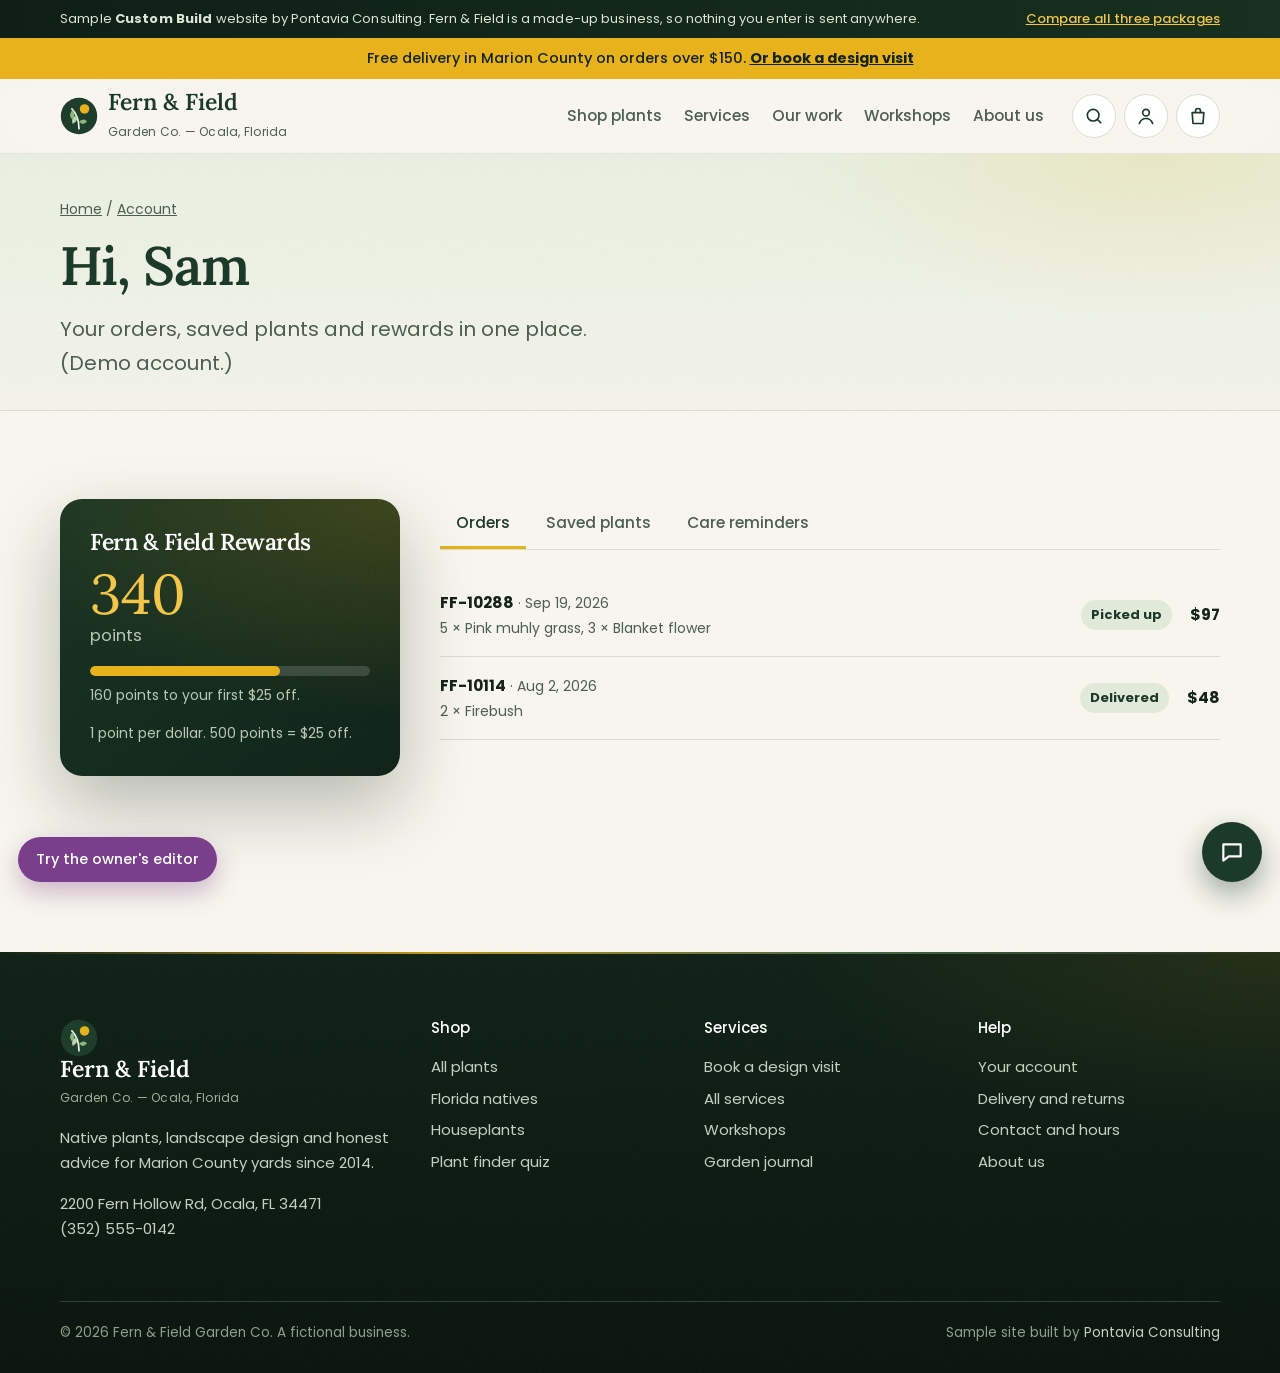
<file: account.html>
<!doctype html>
<html lang="en">
<head>
<meta charset="utf-8">
<meta name="viewport" content="width=device-width, initial-scale=1">
<title>Your Account | Fern &amp; Field Garden Co., Ocala FL</title>
<meta name="description" content="Your Fern &amp; Field orders, saved plants and rewards.">
<link rel="canonical" href="https://pontavia-consulting.github.io/Pontavia-Sample-Best/account.html">
<meta property="og:type" content="website">
<meta property="og:title" content="Your Account | Fern &amp; Field Garden Co., Ocala FL">
<meta property="og:description" content="Your Fern &amp; Field orders, saved plants and rewards.">
<meta property="og:url" content="https://pontavia-consulting.github.io/Pontavia-Sample-Best/account.html">
<meta name="theme-color" content="#1F3D2C">
<link rel="icon" href="assets/favicon.svg" type="image/svg+xml">
<link rel="preload" href="assets/fonts/lora.woff" as="font" type="font/woff" crossorigin>
<link rel="stylesheet" href="assets/style.css">
<link rel="stylesheet" href="assets/polish.css">
</head>
<body><div class="demo-bar"><div class="wrap"><span>Sample <b>Custom Build</b> website by Pontavia Consulting. Fern &amp; Field is a made-up business, so nothing you enter is sent anywhere.</span><a href="https://pontavia-consulting.github.io/Pontavia-Samples/">Compare all three packages</a></div></div><div class="promo">Free delivery in Marion County on orders over $150. <a href="design.html">Or book a design visit</a></div><header class="site-head"><div class="wrap">
<a class="logo" href="index.html"><svg viewBox="0 0 48 48" aria-hidden="true"><circle cx="24" cy="24" r="23" fill="#1F3D2C"/><circle cx="31" cy="15" r="6" fill="#E8B21C"/><path d="M24 40 C24 30 22 22 15 15" stroke="#EEF3E8" stroke-width="2.2" fill="none" stroke-linecap="round"/><path d="M16 16 Q 10 22 15 28 Q 21 23 16 16Z" fill="#8DB57E"/><path d="M21 23 Q 13 26 16 34 Q 24 30 21 23Z" fill="#B9D3AA"/><path d="M24 31 Q 31 26 34 31 Q 29 37 24 31Z" fill="#8DB57E"/></svg><span><b>Fern &amp; Field</b><small>Garden Co. — Ocala, Florida</small></span></a>
<nav class="nav" id="nav" aria-label="Main"><a href="shop.html">Shop plants</a><a href="services.html">Services</a><a href="gallery.html">Our work</a><a href="workshops.html">Workshops</a><a href="team.html">About us</a></nav>
<div class="head-tools">
<button class="tool-btn" type="button" data-search-open aria-label="Search plants"><svg viewBox="0 0 24 24" fill="none" stroke="currentColor" stroke-width="2" stroke-linecap="round"><circle cx="11" cy="11" r="7"/><path d="m20 20-3.5-3.5"/></svg></button>
<a class="tool-btn hide-sm" href="account.html" aria-label="Your account and rewards"><svg viewBox="0 0 24 24" fill="none" stroke="currentColor" stroke-width="2" stroke-linecap="round"><circle cx="12" cy="8" r="4"/><path d="M4 21c1.5-4 4.5-6 8-6s6.5 2 8 6"/></svg></a>
<button class="tool-btn" type="button" data-cart-open aria-label="Open cart"><svg viewBox="0 0 24 24" fill="none" stroke="currentColor" stroke-width="2" stroke-linejoin="round"><path d="M5 8h14l-1 13H6L5 8Z"/><path d="M9 8V6a3 3 0 0 1 6 0v2"/></svg><span class="badge" data-cart-count data-n="0"></span></button>
</div>
<button class="menu-btn" aria-expanded="false" aria-controls="nav" aria-label="Menu"><span></span><span></span><span></span></button>
</div></header><main id="main"><section class="page-hero"><div class="wrap"><div class="crumbs"><a href="index.html">Home</a> / <a href="account.html">Account</a></div><h1>Hi, Sam</h1><p class="lede">Your orders, saved plants and rewards in one place. (Demo account.)</p></div></section>
<section class="section"><div class="wrap">
  <div class="grid" style="grid-template-columns:340px 1fr;gap:40px;align-items:start" id="acct">
    <div class="reward-card"><h3>Fern &amp; Field Rewards</h3><div class="points" data-points>0</div><div style="color:var(--on-oak-muted)">points</div>
      <div class="progress"><div data-points-bar style="width:0"></div></div><p class="small" style="color:var(--on-oak-muted)" data-points-next></p>
      <p class="small" style="color:var(--on-oak-muted);margin:0">1 point per dollar. 500 points = $25 off.</p></div>
    <div>
      <div class="tabs" role="tablist">
        <button role="tab" aria-selected="true" aria-controls="t-orders" id="tb-orders">Orders</button>
        <button role="tab" aria-selected="false" aria-controls="t-wish" id="tb-wish" tabindex="-1">Saved plants</button>
        <button role="tab" aria-selected="false" aria-controls="t-care" id="tb-care" tabindex="-1">Care reminders</button>
      </div>
      <div role="tabpanel" id="t-orders" aria-labelledby="tb-orders" data-orders></div>
      <div role="tabpanel" id="t-wish" aria-labelledby="tb-wish" hidden><div class="grid g3" data-wish></div></div>
      <div role="tabpanel" id="t-care" aria-labelledby="tb-care" hidden data-care></div>
    </div>
  </div>
</div></section>
<style>@media (max-width:860px){#acct{grid-template-columns:1fr !important}}</style></main><footer class="site-foot"><div class="wrap">
<div class="cols">
<div><a class="logo" href="index.html"><svg viewBox="0 0 48 48" aria-hidden="true"><circle cx="24" cy="24" r="23" fill="#1F3D2C"/><circle cx="31" cy="15" r="6" fill="#E8B21C"/><path d="M24 40 C24 30 22 22 15 15" stroke="#EEF3E8" stroke-width="2.2" fill="none" stroke-linecap="round"/><path d="M16 16 Q 10 22 15 28 Q 21 23 16 16Z" fill="#8DB57E"/><path d="M21 23 Q 13 26 16 34 Q 24 30 21 23Z" fill="#B9D3AA"/><path d="M24 31 Q 31 26 34 31 Q 29 37 24 31Z" fill="#8DB57E"/></svg><span><b>Fern &amp; Field</b><small>Garden Co. — Ocala, Florida</small></span></a><p>Native plants, landscape design and honest advice for Marion County yards since 2014.</p>
<p>2200 Fern Hollow Rd, Ocala, FL 34471<br><a href="tel:+13525550142" style="display:inline">(352) 555-0142</a></p></div>
<div><h4>Shop</h4><a href="shop.html">All plants</a><a href="shop.html?cat=natives">Florida natives</a><a href="shop.html?cat=houseplants">Houseplants</a><a href="finder.html">Plant finder quiz</a></div><div><h4>Services</h4><a href="design.html">Book a design visit</a><a href="services.html">All services</a><a href="workshops.html">Workshops</a><a href="journal.html">Garden journal</a></div><div><h4>Help</h4><a href="account.html">Your account</a><a href="faq.html">Delivery and returns</a><a href="contact.html">Contact and hours</a><a href="team.html">About us</a></div>
</div>
<div class="base"><span>© 2026 Fern &amp; Field Garden Co. A fictional business.</span><span>Sample site built by <a href="https://pontavia-consulting.github.io/Pontavia-Samples/" style="display:inline">Pontavia Consulting</a></span></div>
</div></footer><button class="edit-fab" type="button" data-edit-toggle>Try the owner's editor</button><div class="drawer-shade" data-drawer-shade hidden></div>
<aside class="drawer" data-drawer aria-label="Cart" aria-hidden="true">
  <div class="drawer-head"><h2>Your cart</h2><button class="icon-btn" type="button" data-cart-close aria-label="Close cart">×</button></div>
  <div class="drawer-body" data-drawer-items></div>
  <div class="drawer-foot" data-drawer-foot></div>
</aside>
<div class="search-overlay" data-search hidden role="dialog" aria-modal="true" aria-label="Search">
  <div class="search-box"><label class="sr" for="s-q">Search plants and pages</label><input id="s-q" type="search" placeholder="Search plants, workshops, services…" autocomplete="off" data-search-q>
  <ul class="search-results" data-search-results></ul></div>
</div>
<button class="chat-fab" type="button" data-chat-open aria-label="Chat with the nursery"><svg viewBox="0 0 24 24" fill="none" stroke="currentColor" stroke-width="2" stroke-linejoin="round"><path d="M4 5h16v11H9l-5 4V5Z"/></svg></button>
<section class="chat" data-chat hidden aria-label="Chat">
  <div class="chat-head"><div><b>Ask the nursery</b><small>Priya usually replies in a few minutes</small></div><button type="button" data-chat-close aria-label="Close chat">×</button></div>
  <div class="chat-log" data-chat-log aria-live="polite"></div>
  <div class="quick" data-chat-quick></div>
  <form data-chat-form><label class="sr" for="chat-in">Message</label><input id="chat-in" placeholder="Type a question" autocomplete="off"><button class="btn small" type="submit">Send</button></form>
</section><script src="assets/art.js" defer></script>
<script src="assets/data.js" defer></script>
<script src="assets/core.js" defer></script>
<script src="assets/site.js" defer></script>
<script src="assets/store.js" defer></script>
<script src="assets/polish.js" defer></script>
</body>
</html>
</file>
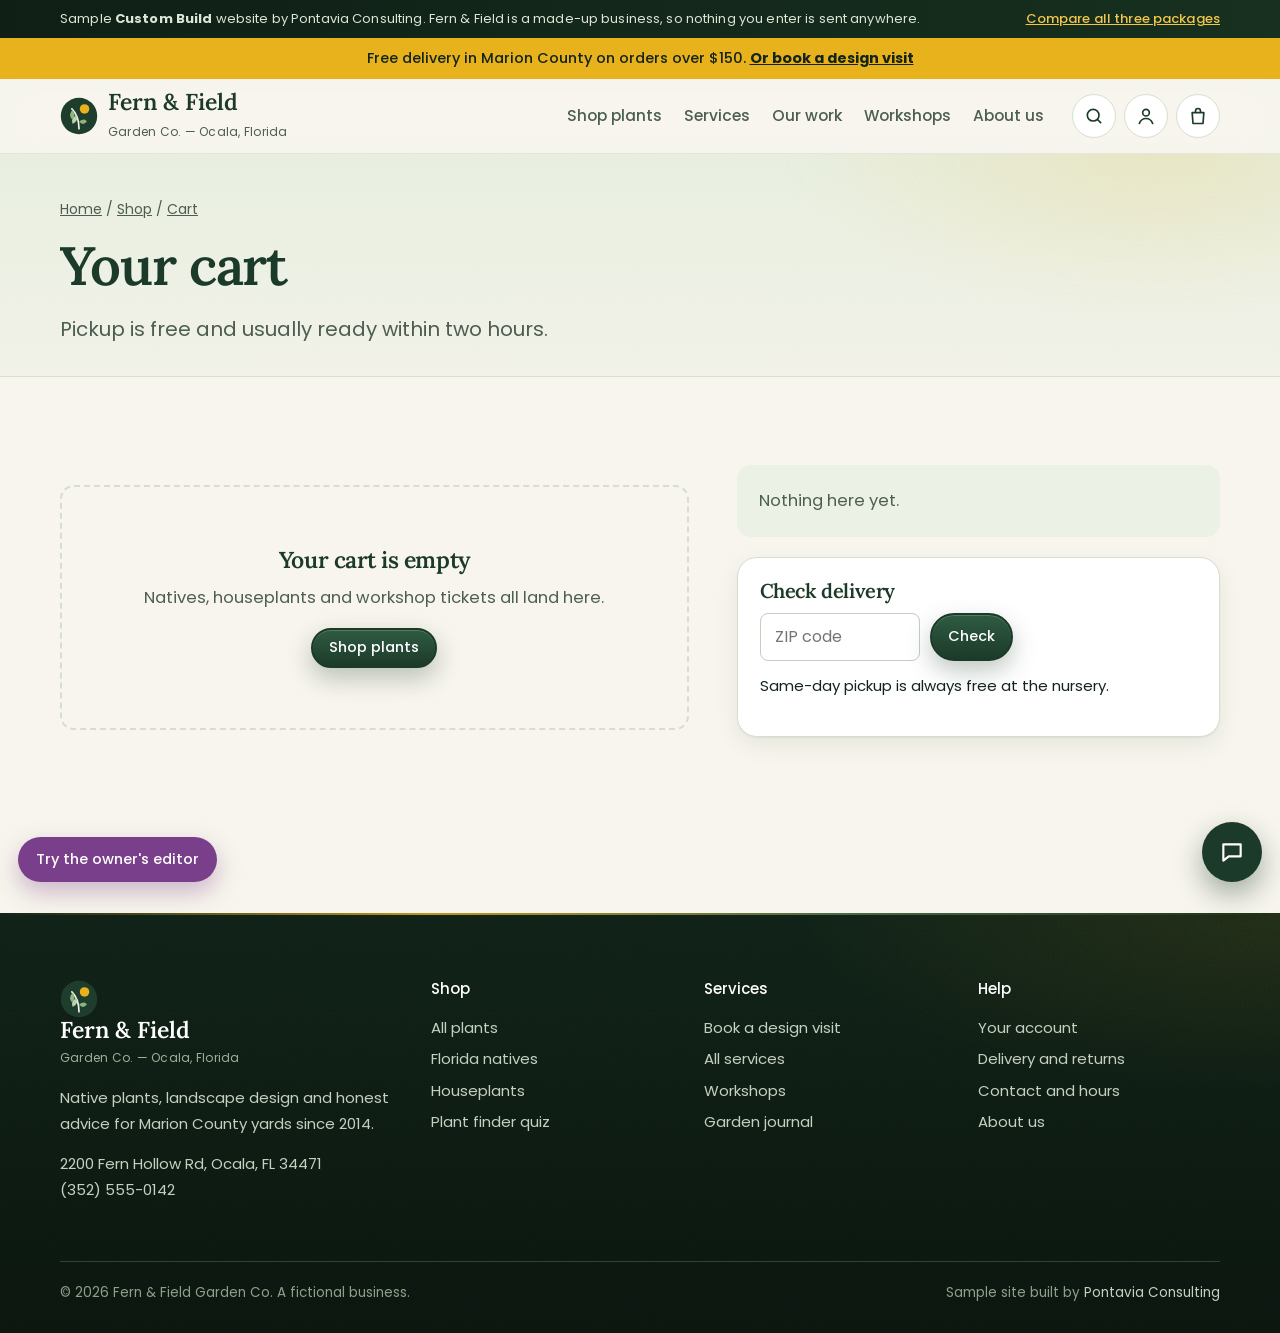
<file: cart.html>
<!doctype html>
<html lang="en">
<head>
<meta charset="utf-8">
<meta name="viewport" content="width=device-width, initial-scale=1">
<title>Cart | Fern &amp; Field Garden Co., Ocala FL</title>
<meta name="description" content="Your cart at Fern &amp; Field Garden Co.">
<link rel="canonical" href="https://pontavia-consulting.github.io/Pontavia-Sample-Best/cart.html">
<meta property="og:type" content="website">
<meta property="og:title" content="Cart | Fern &amp; Field Garden Co., Ocala FL">
<meta property="og:description" content="Your cart at Fern &amp; Field Garden Co.">
<meta property="og:url" content="https://pontavia-consulting.github.io/Pontavia-Sample-Best/cart.html">
<meta name="theme-color" content="#1F3D2C">
<link rel="icon" href="assets/favicon.svg" type="image/svg+xml">
<link rel="preload" href="assets/fonts/lora.woff" as="font" type="font/woff" crossorigin>
<link rel="stylesheet" href="assets/style.css">
<link rel="stylesheet" href="assets/polish.css">
</head>
<body><div class="demo-bar"><div class="wrap"><span>Sample <b>Custom Build</b> website by Pontavia Consulting. Fern &amp; Field is a made-up business, so nothing you enter is sent anywhere.</span><a href="https://pontavia-consulting.github.io/Pontavia-Samples/">Compare all three packages</a></div></div><div class="promo">Free delivery in Marion County on orders over $150. <a href="design.html">Or book a design visit</a></div><header class="site-head"><div class="wrap">
<a class="logo" href="index.html"><svg viewBox="0 0 48 48" aria-hidden="true"><circle cx="24" cy="24" r="23" fill="#1F3D2C"/><circle cx="31" cy="15" r="6" fill="#E8B21C"/><path d="M24 40 C24 30 22 22 15 15" stroke="#EEF3E8" stroke-width="2.2" fill="none" stroke-linecap="round"/><path d="M16 16 Q 10 22 15 28 Q 21 23 16 16Z" fill="#8DB57E"/><path d="M21 23 Q 13 26 16 34 Q 24 30 21 23Z" fill="#B9D3AA"/><path d="M24 31 Q 31 26 34 31 Q 29 37 24 31Z" fill="#8DB57E"/></svg><span><b>Fern &amp; Field</b><small>Garden Co. — Ocala, Florida</small></span></a>
<nav class="nav" id="nav" aria-label="Main"><a href="shop.html">Shop plants</a><a href="services.html">Services</a><a href="gallery.html">Our work</a><a href="workshops.html">Workshops</a><a href="team.html">About us</a></nav>
<div class="head-tools">
<button class="tool-btn" type="button" data-search-open aria-label="Search plants"><svg viewBox="0 0 24 24" fill="none" stroke="currentColor" stroke-width="2" stroke-linecap="round"><circle cx="11" cy="11" r="7"/><path d="m20 20-3.5-3.5"/></svg></button>
<a class="tool-btn hide-sm" href="account.html" aria-label="Your account and rewards"><svg viewBox="0 0 24 24" fill="none" stroke="currentColor" stroke-width="2" stroke-linecap="round"><circle cx="12" cy="8" r="4"/><path d="M4 21c1.5-4 4.5-6 8-6s6.5 2 8 6"/></svg></a>
<button class="tool-btn" type="button" data-cart-open aria-label="Open cart"><svg viewBox="0 0 24 24" fill="none" stroke="currentColor" stroke-width="2" stroke-linejoin="round"><path d="M5 8h14l-1 13H6L5 8Z"/><path d="M9 8V6a3 3 0 0 1 6 0v2"/></svg><span class="badge" data-cart-count data-n="0"></span></button>
</div>
<button class="menu-btn" aria-expanded="false" aria-controls="nav" aria-label="Menu"><span></span><span></span><span></span></button>
</div></header><main id="main"><section class="page-hero"><div class="wrap"><div class="crumbs"><a href="index.html">Home</a> / <a href="shop.html">Shop</a> / <a href="cart.html">Cart</a></div><h1>Your cart</h1><p class="lede">Pickup is free and usually ready within two hours.</p></div></section>
<section class="section"><div class="wrap"><div class="checkout"><div data-cart-page></div><div class="order-box"><div class="summary-box" data-cart-summary></div><div style="margin-top:20px"><div class="zip-check"><h3 style="font-size:20px;margin-bottom:10px">Check delivery</h3>
<form data-zip novalidate><label class="sr" for="zip-Che">ZIP code</label><input id="zip-Che" inputmode="numeric" maxlength="5" placeholder="ZIP code" autocomplete="postal-code"><button class="btn small" type="submit">Check</button></form>
<p class="zip-result" data-zip-out aria-live="polite">Same-day pickup is always free at the nursery.</p></div></div></div></div></div></section></main><footer class="site-foot"><div class="wrap">
<div class="cols">
<div><a class="logo" href="index.html"><svg viewBox="0 0 48 48" aria-hidden="true"><circle cx="24" cy="24" r="23" fill="#1F3D2C"/><circle cx="31" cy="15" r="6" fill="#E8B21C"/><path d="M24 40 C24 30 22 22 15 15" stroke="#EEF3E8" stroke-width="2.2" fill="none" stroke-linecap="round"/><path d="M16 16 Q 10 22 15 28 Q 21 23 16 16Z" fill="#8DB57E"/><path d="M21 23 Q 13 26 16 34 Q 24 30 21 23Z" fill="#B9D3AA"/><path d="M24 31 Q 31 26 34 31 Q 29 37 24 31Z" fill="#8DB57E"/></svg><span><b>Fern &amp; Field</b><small>Garden Co. — Ocala, Florida</small></span></a><p>Native plants, landscape design and honest advice for Marion County yards since 2014.</p>
<p>2200 Fern Hollow Rd, Ocala, FL 34471<br><a href="tel:+13525550142" style="display:inline">(352) 555-0142</a></p></div>
<div><h4>Shop</h4><a href="shop.html">All plants</a><a href="shop.html?cat=natives">Florida natives</a><a href="shop.html?cat=houseplants">Houseplants</a><a href="finder.html">Plant finder quiz</a></div><div><h4>Services</h4><a href="design.html">Book a design visit</a><a href="services.html">All services</a><a href="workshops.html">Workshops</a><a href="journal.html">Garden journal</a></div><div><h4>Help</h4><a href="account.html">Your account</a><a href="faq.html">Delivery and returns</a><a href="contact.html">Contact and hours</a><a href="team.html">About us</a></div>
</div>
<div class="base"><span>© 2026 Fern &amp; Field Garden Co. A fictional business.</span><span>Sample site built by <a href="https://pontavia-consulting.github.io/Pontavia-Samples/" style="display:inline">Pontavia Consulting</a></span></div>
</div></footer><button class="edit-fab" type="button" data-edit-toggle>Try the owner's editor</button><div class="drawer-shade" data-drawer-shade hidden></div>
<aside class="drawer" data-drawer aria-label="Cart" aria-hidden="true">
  <div class="drawer-head"><h2>Your cart</h2><button class="icon-btn" type="button" data-cart-close aria-label="Close cart">×</button></div>
  <div class="drawer-body" data-drawer-items></div>
  <div class="drawer-foot" data-drawer-foot></div>
</aside>
<div class="search-overlay" data-search hidden role="dialog" aria-modal="true" aria-label="Search">
  <div class="search-box"><label class="sr" for="s-q">Search plants and pages</label><input id="s-q" type="search" placeholder="Search plants, workshops, services…" autocomplete="off" data-search-q>
  <ul class="search-results" data-search-results></ul></div>
</div>
<button class="chat-fab" type="button" data-chat-open aria-label="Chat with the nursery"><svg viewBox="0 0 24 24" fill="none" stroke="currentColor" stroke-width="2" stroke-linejoin="round"><path d="M4 5h16v11H9l-5 4V5Z"/></svg></button>
<section class="chat" data-chat hidden aria-label="Chat">
  <div class="chat-head"><div><b>Ask the nursery</b><small>Priya usually replies in a few minutes</small></div><button type="button" data-chat-close aria-label="Close chat">×</button></div>
  <div class="chat-log" data-chat-log aria-live="polite"></div>
  <div class="quick" data-chat-quick></div>
  <form data-chat-form><label class="sr" for="chat-in">Message</label><input id="chat-in" placeholder="Type a question" autocomplete="off"><button class="btn small" type="submit">Send</button></form>
</section><script src="assets/art.js" defer></script>
<script src="assets/data.js" defer></script>
<script src="assets/core.js" defer></script>
<script src="assets/site.js" defer></script>
<script src="assets/store.js" defer></script>
<script src="assets/polish.js" defer></script>
</body>
</html>
</file>
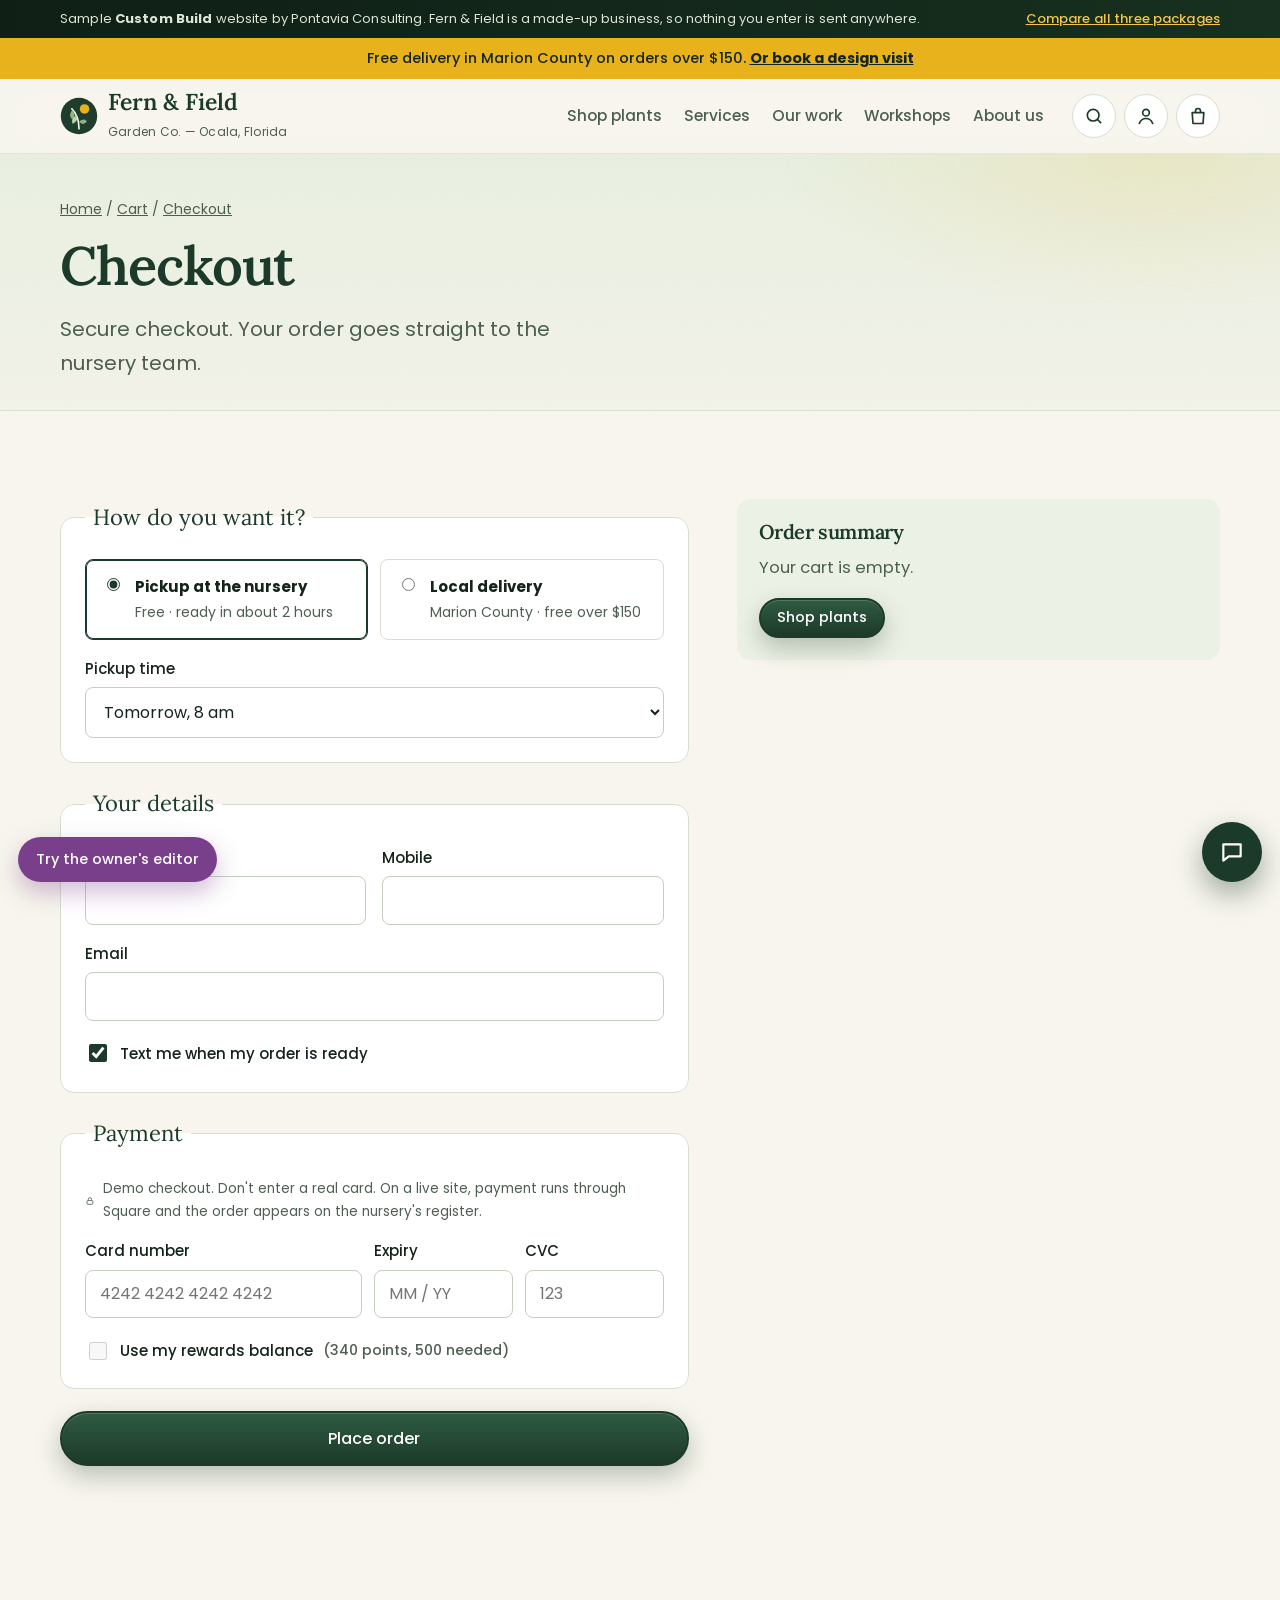
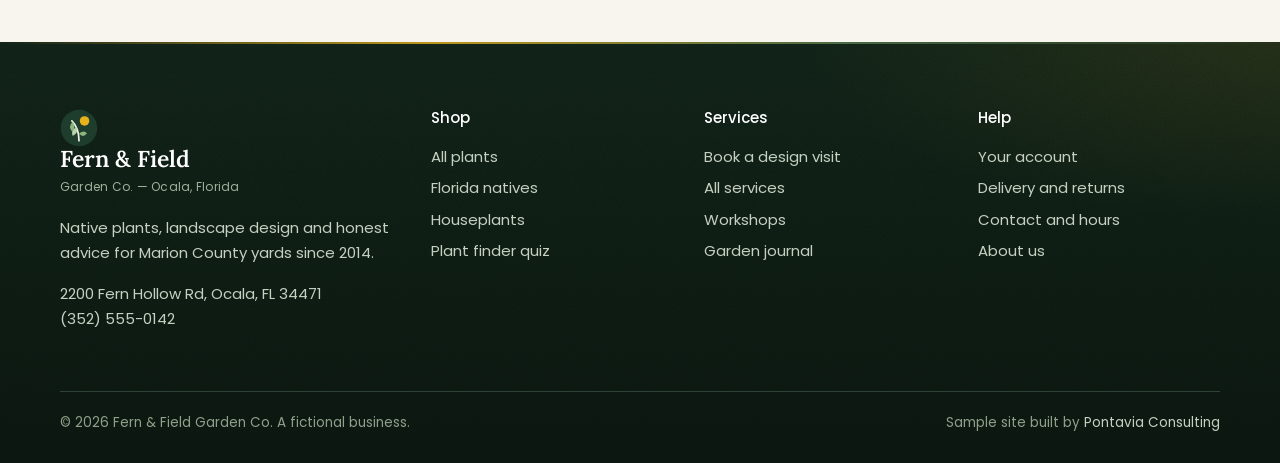
<file: checkout.html>
<!doctype html>
<html lang="en">
<head>
<meta charset="utf-8">
<meta name="viewport" content="width=device-width, initial-scale=1">
<title>Checkout | Fern &amp; Field Garden Co., Ocala FL</title>
<meta name="description" content="Checkout at Fern &amp; Field Garden Co.">
<link rel="canonical" href="https://pontavia-consulting.github.io/Pontavia-Sample-Best/checkout.html">
<meta property="og:type" content="website">
<meta property="og:title" content="Checkout | Fern &amp; Field Garden Co., Ocala FL">
<meta property="og:description" content="Checkout at Fern &amp; Field Garden Co.">
<meta property="og:url" content="https://pontavia-consulting.github.io/Pontavia-Sample-Best/checkout.html">
<meta name="theme-color" content="#1F3D2C">
<link rel="icon" href="assets/favicon.svg" type="image/svg+xml">
<link rel="preload" href="assets/fonts/lora.woff" as="font" type="font/woff" crossorigin>
<link rel="stylesheet" href="assets/style.css">
<link rel="stylesheet" href="assets/polish.css">
</head>
<body><div class="demo-bar"><div class="wrap"><span>Sample <b>Custom Build</b> website by Pontavia Consulting. Fern &amp; Field is a made-up business, so nothing you enter is sent anywhere.</span><a href="https://pontavia-consulting.github.io/Pontavia-Samples/">Compare all three packages</a></div></div><div class="promo">Free delivery in Marion County on orders over $150. <a href="design.html">Or book a design visit</a></div><header class="site-head"><div class="wrap">
<a class="logo" href="index.html"><svg viewBox="0 0 48 48" aria-hidden="true"><circle cx="24" cy="24" r="23" fill="#1F3D2C"/><circle cx="31" cy="15" r="6" fill="#E8B21C"/><path d="M24 40 C24 30 22 22 15 15" stroke="#EEF3E8" stroke-width="2.2" fill="none" stroke-linecap="round"/><path d="M16 16 Q 10 22 15 28 Q 21 23 16 16Z" fill="#8DB57E"/><path d="M21 23 Q 13 26 16 34 Q 24 30 21 23Z" fill="#B9D3AA"/><path d="M24 31 Q 31 26 34 31 Q 29 37 24 31Z" fill="#8DB57E"/></svg><span><b>Fern &amp; Field</b><small>Garden Co. — Ocala, Florida</small></span></a>
<nav class="nav" id="nav" aria-label="Main"><a href="shop.html">Shop plants</a><a href="services.html">Services</a><a href="gallery.html">Our work</a><a href="workshops.html">Workshops</a><a href="team.html">About us</a></nav>
<div class="head-tools">
<button class="tool-btn" type="button" data-search-open aria-label="Search plants"><svg viewBox="0 0 24 24" fill="none" stroke="currentColor" stroke-width="2" stroke-linecap="round"><circle cx="11" cy="11" r="7"/><path d="m20 20-3.5-3.5"/></svg></button>
<a class="tool-btn hide-sm" href="account.html" aria-label="Your account and rewards"><svg viewBox="0 0 24 24" fill="none" stroke="currentColor" stroke-width="2" stroke-linecap="round"><circle cx="12" cy="8" r="4"/><path d="M4 21c1.5-4 4.5-6 8-6s6.5 2 8 6"/></svg></a>
<button class="tool-btn" type="button" data-cart-open aria-label="Open cart"><svg viewBox="0 0 24 24" fill="none" stroke="currentColor" stroke-width="2" stroke-linejoin="round"><path d="M5 8h14l-1 13H6L5 8Z"/><path d="M9 8V6a3 3 0 0 1 6 0v2"/></svg><span class="badge" data-cart-count data-n="0"></span></button>
</div>
<button class="menu-btn" aria-expanded="false" aria-controls="nav" aria-label="Menu"><span></span><span></span><span></span></button>
</div></header><main id="main"><section class="page-hero"><div class="wrap"><div class="crumbs"><a href="index.html">Home</a> / <a href="cart.html">Cart</a> / <a href="checkout.html">Checkout</a></div><h1>Checkout</h1><p class="lede">Secure checkout. Your order goes straight to the nursery team.</p></div></section>
<section class="section"><div class="wrap">
  <div class="checkout" data-checkout>
    <form data-checkout-form novalidate>
      <fieldset><legend>How do you want it?</legend>
        <div class="choice-grid" style="margin-bottom:16px">
          <label class="choice"><input type="radio" name="ship" value="pickup" checked><span><b>Pickup at the nursery</b><span class="small muted">Free · ready in about 2 hours</span></span></label>
          <label class="choice"><input type="radio" name="ship" value="delivery"><span><b>Local delivery</b><span class="small muted">Marion County · free over $150</span></span></label>
        </div>
        <div data-pickup-fields><div class="field"><label for="c-slot">Pickup time</label><select id="c-slot" data-pickup-slot></select></div></div>
        <div data-delivery-fields hidden>
          <div class="field"><label for="c-addr">Street address</label><input id="c-addr" name="addr" autocomplete="street-address"></div>
          <div class="row2"><div class="field"><label for="c-city">City</label><input id="c-city" name="city" value="Ocala" autocomplete="address-level2"></div><div class="field"><label for="c-zip">ZIP</label><input id="c-zip" name="zip" inputmode="numeric" maxlength="5" autocomplete="postal-code"></div></div>
          <p class="small" data-ship-note></p>
        </div>
      </fieldset>
      <fieldset><legend>Your details</legend>
        <div class="row2"><div class="field"><label for="c-name">Full name</label><input id="c-name" name="name" required autocomplete="name"></div><div class="field"><label for="c-phone">Mobile</label><input id="c-phone" name="phone" type="tel" required autocomplete="tel"></div></div>
        <div class="field"><label for="c-email">Email</label><input id="c-email" name="email" type="email" required autocomplete="email"></div>
        <label class="check" style="margin-bottom:14px"><input type="checkbox" checked> Text me when my order is ready</label>
      </fieldset>
      <fieldset><legend>Payment</legend>
        <p class="secure"><svg viewBox="0 0 24 24" width="16" height="16" fill="none" stroke="currentColor" stroke-width="2"><rect x="5" y="11" width="14" height="9" rx="2"/><path d="M8 11V8a4 4 0 0 1 8 0v3"/></svg> Demo checkout. Don't enter a real card. On a live site, payment runs through Square and the order appears on the nursery's register.</p>
        <div class="pay-mock"><div class="field"><label for="c-card">Card number</label><input id="c-card" inputmode="numeric" placeholder="4242 4242 4242 4242" data-card required autocomplete="off"></div>
        <div class="field"><label for="c-exp">Expiry</label><input id="c-exp" placeholder="MM / YY" data-exp required autocomplete="off"></div>
        <div class="field"><label for="c-cvc">CVC</label><input id="c-cvc" inputmode="numeric" maxlength="4" placeholder="123" required autocomplete="off"></div></div>
        <label class="check" style="margin-bottom:12px"><input type="checkbox" data-use-points> Use my rewards balance <span class="muted small" data-points-label></span></label>
      </fieldset>
      <button class="btn" type="submit" style="width:100%;padding:16px" data-place>Place order</button>
    </form>
    <aside class="order-box"><div class="summary-box" data-checkout-summary></div></aside>
  </div>
  <div data-order-done hidden class="success" tabindex="-1" style="max-width:720px"></div>
</div></section></main><footer class="site-foot"><div class="wrap">
<div class="cols">
<div><a class="logo" href="index.html"><svg viewBox="0 0 48 48" aria-hidden="true"><circle cx="24" cy="24" r="23" fill="#1F3D2C"/><circle cx="31" cy="15" r="6" fill="#E8B21C"/><path d="M24 40 C24 30 22 22 15 15" stroke="#EEF3E8" stroke-width="2.2" fill="none" stroke-linecap="round"/><path d="M16 16 Q 10 22 15 28 Q 21 23 16 16Z" fill="#8DB57E"/><path d="M21 23 Q 13 26 16 34 Q 24 30 21 23Z" fill="#B9D3AA"/><path d="M24 31 Q 31 26 34 31 Q 29 37 24 31Z" fill="#8DB57E"/></svg><span><b>Fern &amp; Field</b><small>Garden Co. — Ocala, Florida</small></span></a><p>Native plants, landscape design and honest advice for Marion County yards since 2014.</p>
<p>2200 Fern Hollow Rd, Ocala, FL 34471<br><a href="tel:+13525550142" style="display:inline">(352) 555-0142</a></p></div>
<div><h4>Shop</h4><a href="shop.html">All plants</a><a href="shop.html?cat=natives">Florida natives</a><a href="shop.html?cat=houseplants">Houseplants</a><a href="finder.html">Plant finder quiz</a></div><div><h4>Services</h4><a href="design.html">Book a design visit</a><a href="services.html">All services</a><a href="workshops.html">Workshops</a><a href="journal.html">Garden journal</a></div><div><h4>Help</h4><a href="account.html">Your account</a><a href="faq.html">Delivery and returns</a><a href="contact.html">Contact and hours</a><a href="team.html">About us</a></div>
</div>
<div class="base"><span>© 2026 Fern &amp; Field Garden Co. A fictional business.</span><span>Sample site built by <a href="https://pontavia-consulting.github.io/Pontavia-Samples/" style="display:inline">Pontavia Consulting</a></span></div>
</div></footer><button class="edit-fab" type="button" data-edit-toggle>Try the owner's editor</button><div class="drawer-shade" data-drawer-shade hidden></div>
<aside class="drawer" data-drawer aria-label="Cart" aria-hidden="true">
  <div class="drawer-head"><h2>Your cart</h2><button class="icon-btn" type="button" data-cart-close aria-label="Close cart">×</button></div>
  <div class="drawer-body" data-drawer-items></div>
  <div class="drawer-foot" data-drawer-foot></div>
</aside>
<div class="search-overlay" data-search hidden role="dialog" aria-modal="true" aria-label="Search">
  <div class="search-box"><label class="sr" for="s-q">Search plants and pages</label><input id="s-q" type="search" placeholder="Search plants, workshops, services…" autocomplete="off" data-search-q>
  <ul class="search-results" data-search-results></ul></div>
</div>
<button class="chat-fab" type="button" data-chat-open aria-label="Chat with the nursery"><svg viewBox="0 0 24 24" fill="none" stroke="currentColor" stroke-width="2" stroke-linejoin="round"><path d="M4 5h16v11H9l-5 4V5Z"/></svg></button>
<section class="chat" data-chat hidden aria-label="Chat">
  <div class="chat-head"><div><b>Ask the nursery</b><small>Priya usually replies in a few minutes</small></div><button type="button" data-chat-close aria-label="Close chat">×</button></div>
  <div class="chat-log" data-chat-log aria-live="polite"></div>
  <div class="quick" data-chat-quick></div>
  <form data-chat-form><label class="sr" for="chat-in">Message</label><input id="chat-in" placeholder="Type a question" autocomplete="off"><button class="btn small" type="submit">Send</button></form>
</section><script src="assets/art.js" defer></script>
<script src="assets/data.js" defer></script>
<script src="assets/core.js" defer></script>
<script src="assets/site.js" defer></script>
<script src="assets/store.js" defer></script>
<script src="assets/polish.js" defer></script>
</body>
</html>
</file>
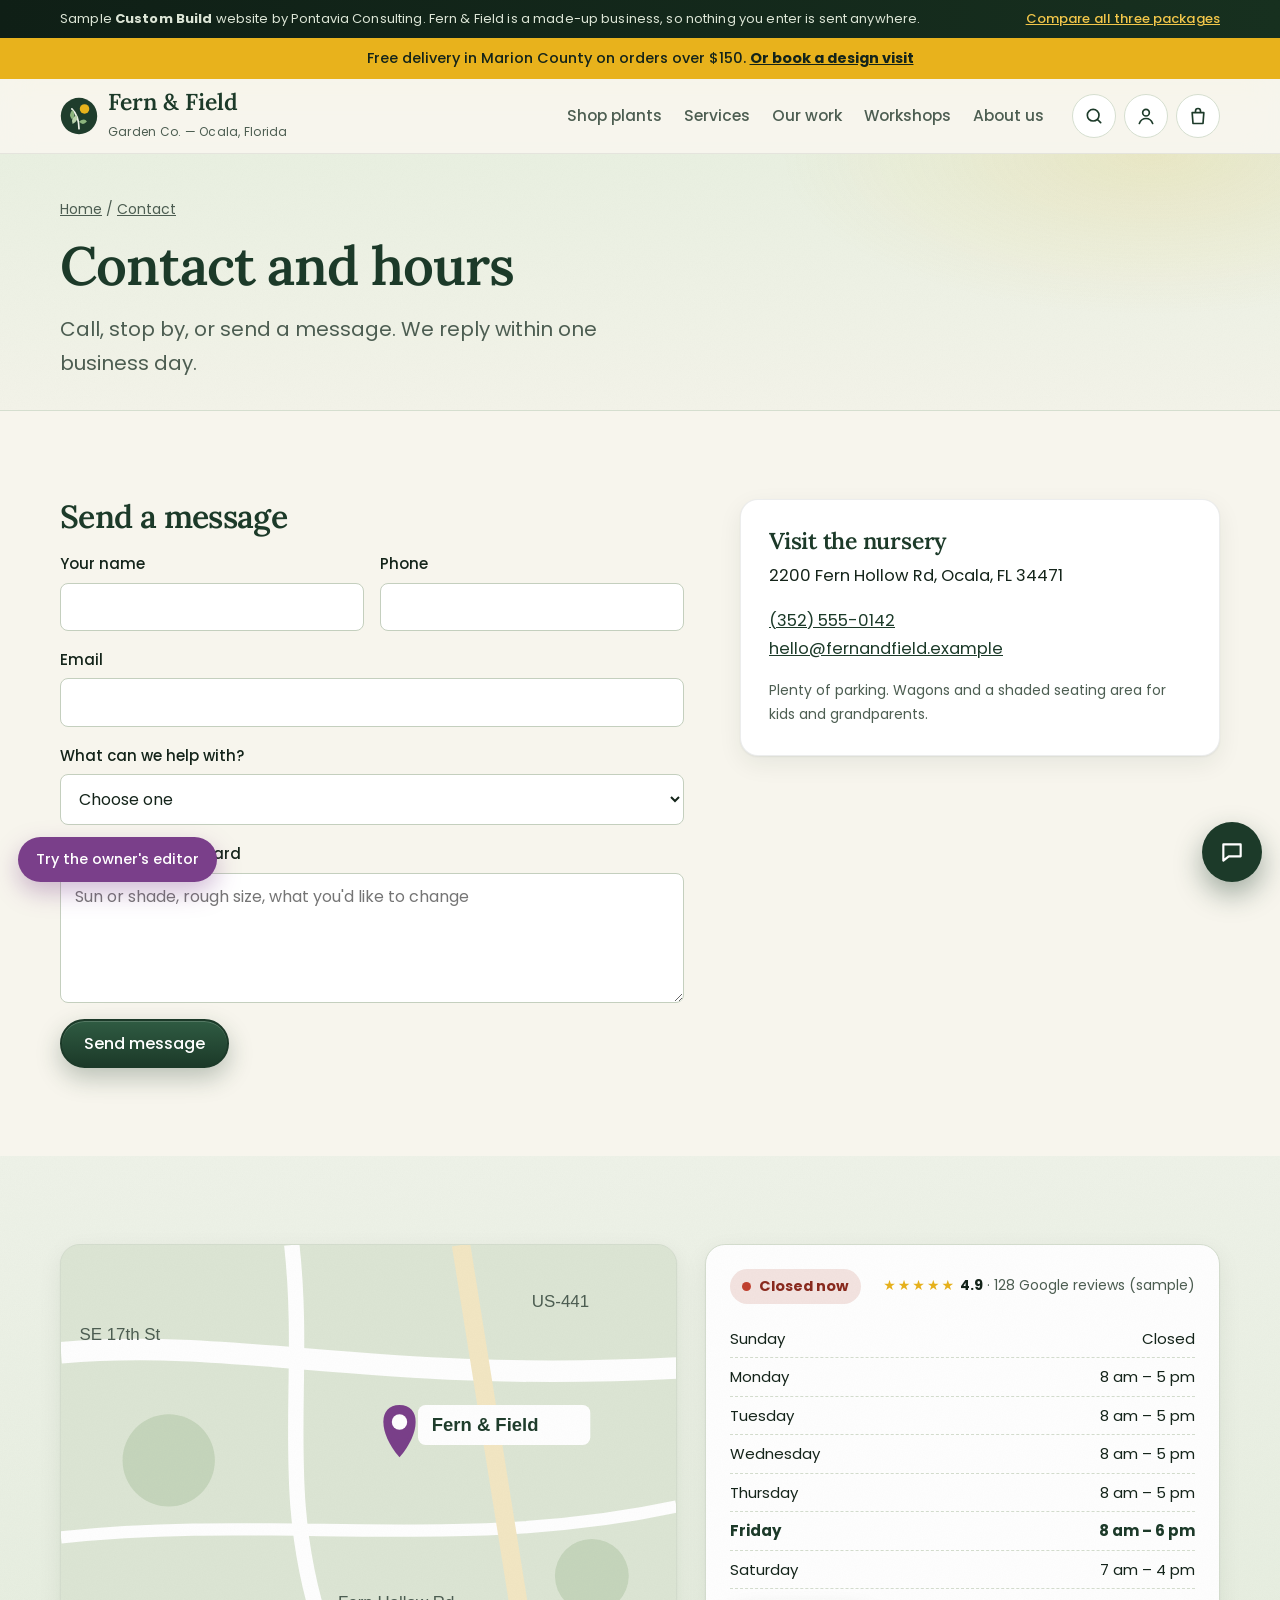
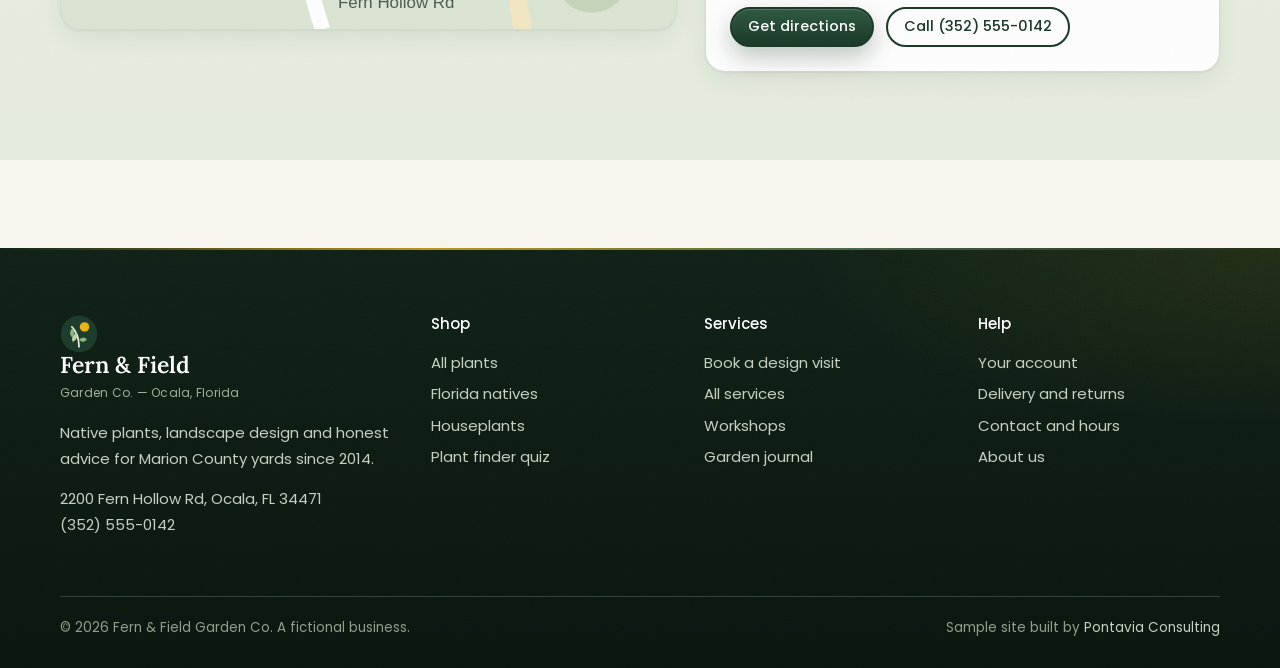
<file: contact.html>
<!doctype html>
<html lang="en">
<head>
<meta charset="utf-8">
<meta name="viewport" content="width=device-width, initial-scale=1">
<title>Contact &amp; Hours | Fern &amp; Field Garden Co., Ocala FL</title>
<meta name="description" content="Contact Fern &amp; Field Garden Co. in Ocala, FL. Hours, directions and a message form.">
<link rel="canonical" href="https://pontavia-consulting.github.io/Pontavia-Sample-Best/contact.html">
<meta property="og:type" content="website">
<meta property="og:title" content="Contact &amp; Hours | Fern &amp; Field Garden Co., Ocala FL">
<meta property="og:description" content="Contact Fern &amp; Field Garden Co. in Ocala, FL. Hours, directions and a message form.">
<meta property="og:url" content="https://pontavia-consulting.github.io/Pontavia-Sample-Best/contact.html">
<meta name="theme-color" content="#1F3D2C">
<link rel="icon" href="assets/favicon.svg" type="image/svg+xml">
<link rel="preload" href="assets/fonts/lora.woff" as="font" type="font/woff" crossorigin>
<link rel="stylesheet" href="assets/style.css">
<link rel="stylesheet" href="assets/polish.css">
</head>
<body><div class="demo-bar"><div class="wrap"><span>Sample <b>Custom Build</b> website by Pontavia Consulting. Fern &amp; Field is a made-up business, so nothing you enter is sent anywhere.</span><a href="https://pontavia-consulting.github.io/Pontavia-Samples/">Compare all three packages</a></div></div><div class="promo">Free delivery in Marion County on orders over $150. <a href="design.html">Or book a design visit</a></div><header class="site-head"><div class="wrap">
<a class="logo" href="index.html"><svg viewBox="0 0 48 48" aria-hidden="true"><circle cx="24" cy="24" r="23" fill="#1F3D2C"/><circle cx="31" cy="15" r="6" fill="#E8B21C"/><path d="M24 40 C24 30 22 22 15 15" stroke="#EEF3E8" stroke-width="2.2" fill="none" stroke-linecap="round"/><path d="M16 16 Q 10 22 15 28 Q 21 23 16 16Z" fill="#8DB57E"/><path d="M21 23 Q 13 26 16 34 Q 24 30 21 23Z" fill="#B9D3AA"/><path d="M24 31 Q 31 26 34 31 Q 29 37 24 31Z" fill="#8DB57E"/></svg><span><b>Fern &amp; Field</b><small>Garden Co. — Ocala, Florida</small></span></a>
<nav class="nav" id="nav" aria-label="Main"><a href="shop.html">Shop plants</a><a href="services.html">Services</a><a href="gallery.html">Our work</a><a href="workshops.html">Workshops</a><a href="team.html">About us</a></nav>
<div class="head-tools">
<button class="tool-btn" type="button" data-search-open aria-label="Search plants"><svg viewBox="0 0 24 24" fill="none" stroke="currentColor" stroke-width="2" stroke-linecap="round"><circle cx="11" cy="11" r="7"/><path d="m20 20-3.5-3.5"/></svg></button>
<a class="tool-btn hide-sm" href="account.html" aria-label="Your account and rewards"><svg viewBox="0 0 24 24" fill="none" stroke="currentColor" stroke-width="2" stroke-linecap="round"><circle cx="12" cy="8" r="4"/><path d="M4 21c1.5-4 4.5-6 8-6s6.5 2 8 6"/></svg></a>
<button class="tool-btn" type="button" data-cart-open aria-label="Open cart"><svg viewBox="0 0 24 24" fill="none" stroke="currentColor" stroke-width="2" stroke-linejoin="round"><path d="M5 8h14l-1 13H6L5 8Z"/><path d="M9 8V6a3 3 0 0 1 6 0v2"/></svg><span class="badge" data-cart-count data-n="0"></span></button>
</div>
<button class="menu-btn" aria-expanded="false" aria-controls="nav" aria-label="Menu"><span></span><span></span><span></span></button>
</div></header><main id="main"><section class="page-hero"><div class="wrap"><div class="crumbs"><a href="index.html">Home</a> / <a href="contact.html">Contact</a></div><h1>Contact and hours</h1><p class="lede">Call, stop by, or send a message. We reply within one business day.</p></div></section>
<section class="section"><div class="wrap">
  <div class="grid" style="grid-template-columns:1.3fr 1fr;gap:56px" id="contact-grid">
    <div><h2 style="font-size:32px">Send a message</h2><form class="demo-form" novalidate data-success="Thanks, {name}. We got your message and will reply within one business day.">
<div class="row2"><div class="field"><label for="f-name">Your name</label><input id="f-name" name="name" autocomplete="name" required></div>
<div class="field"><label for="f-phone">Phone</label><input id="f-phone" name="phone" type="tel" autocomplete="tel"></div></div>
<div class="field"><label for="f-email">Email</label><input id="f-email" name="email" type="email" autocomplete="email" required></div>
<div class="field"><label for="f-svc">What can we help with?</label><select id="f-svc" name="service"><option value="">Choose one</option><option>Landscape design consultation</option><option>Native garden installation</option><option>Lawn-to-garden conversion</option><option>Seasonal color planting</option><option>Irrigation check and repair</option><option>Tree and shrub care</option><option>Something else</option></select></div>
<div class="field"><label for="f-msg">Tell us about your yard</label><textarea id="f-msg" name="message" required placeholder="Sun or shade, rough size, what you'd like to change"></textarea></div>
<button class="btn" type="submit">Send message</button>
</form></div>
    <aside class="info"><div class="card"><h3>Visit the nursery</h3><p>2200 Fern Hollow Rd, Ocala, FL 34471</p><p><a href="tel:+13525550142">(352) 555-0142</a><br><a href="mailto:hello@fernandfield.example">hello@fernandfield.example</a></p>
    <p class="small muted">Plenty of parking. Wagons and a shaded seating area for kids and grandparents.</p></div></aside>
  </div>
</div></section>
<section class="section wash"><div class="wrap"><div class="grid" style="grid-template-columns:1.2fr 1fr;gap:28px" id="gbp">
  <div class="map"><svg viewBox="0 0 400 250" role="img" aria-label="Map showing Fern &amp; Field on Fern Hollow Road, southeast Ocala">
<rect width="400" height="250" fill="#DDE6D5"/>
<path d="M0 70 C 120 60 200 90 400 80" stroke="#fff" stroke-width="14" fill="none"/>
<path d="M150 0 C 160 90 140 160 170 250" stroke="#fff" stroke-width="10" fill="none"/>
<path d="M0 190 C 140 175 260 200 400 170" stroke="#fff" stroke-width="8" fill="none"/>
<path d="M260 0 L 300 250" stroke="#F3E7C4" stroke-width="12"/>
<circle cx="70" cy="140" r="30" fill="#C6D6BC"/><circle cx="345" cy="215" r="24" fill="#C6D6BC"/>
<text x="12" y="62" font-size="11" fill="#4D5E52" font-family="sans-serif">SE 17th St</text>
<text x="306" y="40" font-size="11" fill="#4D5E52" font-family="sans-serif">US-441</text>
<text x="180" y="236" font-size="11" fill="#4D5E52" font-family="sans-serif">Fern Hollow Rd</text>
<g transform="translate(220 138)"><path d="M0 0 C -14 -16 -14 -34 0 -34 C 14 -34 14 -16 0 0Z" fill="#7A3F8A"/><circle cy="-23" r="5" fill="#fff"/></g>
<rect x="232" y="104" width="112" height="26" rx="5" fill="#fff"/><text x="241" y="121" font-size="12" font-weight="700" fill="#1F3D2C" font-family="sans-serif">Fern &amp; Field</text>
</svg></div>
  <div class="hours-card">
    <div style="display:flex;justify-content:space-between;align-items:center;gap:10px;flex-wrap:wrap">
      <span class="open-pill" data-open-pill>Open now</span>
      <span class="small"><span class="stars">★★★★★</span> <b>4.9</b> <span class="muted">· 128 Google reviews (sample)</span></span>
    </div>
    <ul class="hours-list"><li data-day="0"><span>Sunday</span><span>Closed</span></li><li data-day="1"><span>Monday</span><span>8 am – 5 pm</span></li><li data-day="2"><span>Tuesday</span><span>8 am – 5 pm</span></li><li data-day="3"><span>Wednesday</span><span>8 am – 5 pm</span></li><li data-day="4"><span>Thursday</span><span>8 am – 5 pm</span></li><li data-day="5"><span>Friday</span><span>8 am – 6 pm</span></li><li data-day="6"><span>Saturday</span><span>7 am – 4 pm</span></li></ul>
    <div class="btn-row" style="margin-top:18px"><a class="btn small" href="https://www.google.com/maps/search/?api=1&query=Ocala+FL" rel="noopener">Get directions</a><a class="btn ghost small" href="tel:+13525550142">Call (352) 555-0142</a></div>
  </div>
</div>
<style>@media (max-width:860px){#gbp{grid-template-columns:1fr !important}}</style></div></section>
<style>@media (max-width:860px){#contact-grid{grid-template-columns:1fr !important}}</style></main><footer class="site-foot"><div class="wrap">
<div class="cols">
<div><a class="logo" href="index.html"><svg viewBox="0 0 48 48" aria-hidden="true"><circle cx="24" cy="24" r="23" fill="#1F3D2C"/><circle cx="31" cy="15" r="6" fill="#E8B21C"/><path d="M24 40 C24 30 22 22 15 15" stroke="#EEF3E8" stroke-width="2.2" fill="none" stroke-linecap="round"/><path d="M16 16 Q 10 22 15 28 Q 21 23 16 16Z" fill="#8DB57E"/><path d="M21 23 Q 13 26 16 34 Q 24 30 21 23Z" fill="#B9D3AA"/><path d="M24 31 Q 31 26 34 31 Q 29 37 24 31Z" fill="#8DB57E"/></svg><span><b>Fern &amp; Field</b><small>Garden Co. — Ocala, Florida</small></span></a><p>Native plants, landscape design and honest advice for Marion County yards since 2014.</p>
<p>2200 Fern Hollow Rd, Ocala, FL 34471<br><a href="tel:+13525550142" style="display:inline">(352) 555-0142</a></p></div>
<div><h4>Shop</h4><a href="shop.html">All plants</a><a href="shop.html?cat=natives">Florida natives</a><a href="shop.html?cat=houseplants">Houseplants</a><a href="finder.html">Plant finder quiz</a></div><div><h4>Services</h4><a href="design.html">Book a design visit</a><a href="services.html">All services</a><a href="workshops.html">Workshops</a><a href="journal.html">Garden journal</a></div><div><h4>Help</h4><a href="account.html">Your account</a><a href="faq.html">Delivery and returns</a><a href="contact.html">Contact and hours</a><a href="team.html">About us</a></div>
</div>
<div class="base"><span>© 2026 Fern &amp; Field Garden Co. A fictional business.</span><span>Sample site built by <a href="https://pontavia-consulting.github.io/Pontavia-Samples/" style="display:inline">Pontavia Consulting</a></span></div>
</div></footer><button class="edit-fab" type="button" data-edit-toggle>Try the owner's editor</button><div class="drawer-shade" data-drawer-shade hidden></div>
<aside class="drawer" data-drawer aria-label="Cart" aria-hidden="true">
  <div class="drawer-head"><h2>Your cart</h2><button class="icon-btn" type="button" data-cart-close aria-label="Close cart">×</button></div>
  <div class="drawer-body" data-drawer-items></div>
  <div class="drawer-foot" data-drawer-foot></div>
</aside>
<div class="search-overlay" data-search hidden role="dialog" aria-modal="true" aria-label="Search">
  <div class="search-box"><label class="sr" for="s-q">Search plants and pages</label><input id="s-q" type="search" placeholder="Search plants, workshops, services…" autocomplete="off" data-search-q>
  <ul class="search-results" data-search-results></ul></div>
</div>
<button class="chat-fab" type="button" data-chat-open aria-label="Chat with the nursery"><svg viewBox="0 0 24 24" fill="none" stroke="currentColor" stroke-width="2" stroke-linejoin="round"><path d="M4 5h16v11H9l-5 4V5Z"/></svg></button>
<section class="chat" data-chat hidden aria-label="Chat">
  <div class="chat-head"><div><b>Ask the nursery</b><small>Priya usually replies in a few minutes</small></div><button type="button" data-chat-close aria-label="Close chat">×</button></div>
  <div class="chat-log" data-chat-log aria-live="polite"></div>
  <div class="quick" data-chat-quick></div>
  <form data-chat-form><label class="sr" for="chat-in">Message</label><input id="chat-in" placeholder="Type a question" autocomplete="off"><button class="btn small" type="submit">Send</button></form>
</section><script src="assets/art.js" defer></script>
<script src="assets/data.js" defer></script>
<script src="assets/core.js" defer></script>
<script src="assets/site.js" defer></script>
<script src="assets/store.js" defer></script>
<script src="assets/polish.js" defer></script>
</body>
</html>
</file>
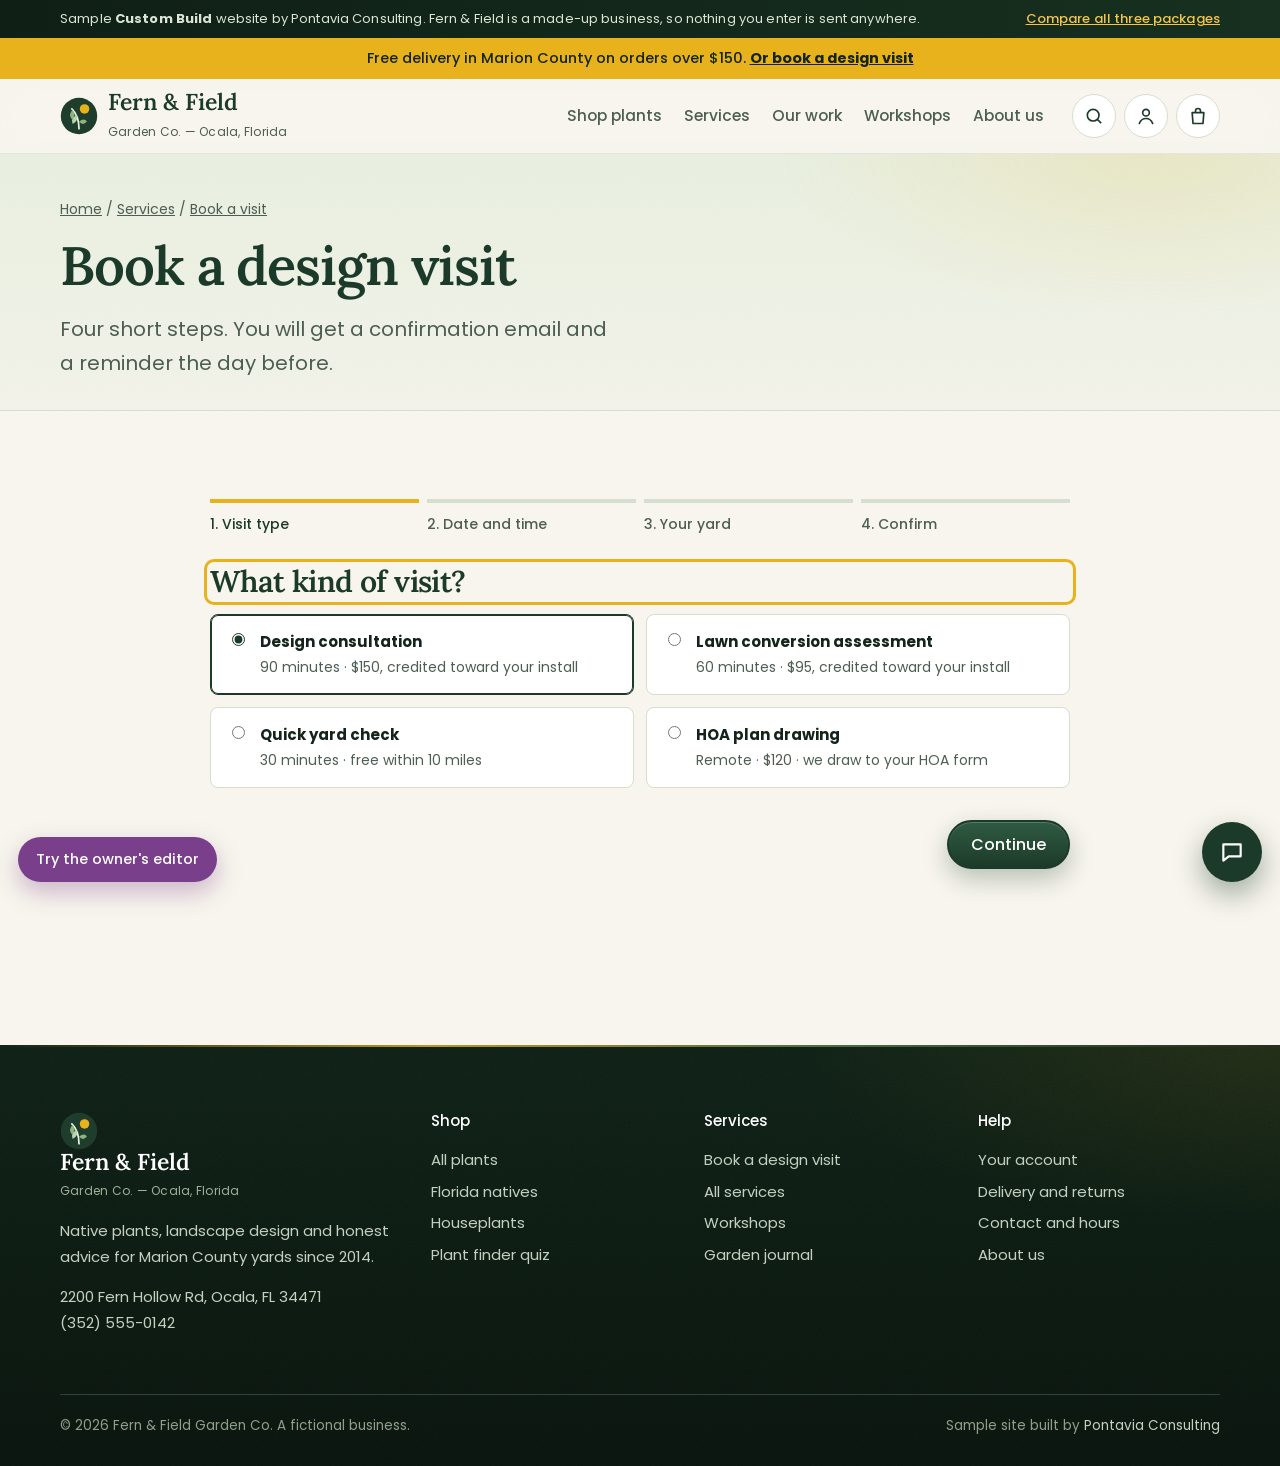
<file: design.html>
<!doctype html>
<html lang="en">
<head>
<meta charset="utf-8">
<meta name="viewport" content="width=device-width, initial-scale=1">
<title>Book a Design Visit | Fern &amp; Field Garden Co., Ocala FL</title>
<meta name="description" content="Book a landscape design consultation in Ocala, FL online. Pick a time, tell us about your yard, and get a plan.">
<link rel="canonical" href="https://pontavia-consulting.github.io/Pontavia-Sample-Best/design.html">
<meta property="og:type" content="website">
<meta property="og:title" content="Book a Design Visit | Fern &amp; Field Garden Co., Ocala FL">
<meta property="og:description" content="Book a landscape design consultation in Ocala, FL online. Pick a time, tell us about your yard, and get a plan.">
<meta property="og:url" content="https://pontavia-consulting.github.io/Pontavia-Sample-Best/design.html">
<meta name="theme-color" content="#1F3D2C">
<link rel="icon" href="assets/favicon.svg" type="image/svg+xml">
<link rel="preload" href="assets/fonts/lora.woff" as="font" type="font/woff" crossorigin>
<link rel="stylesheet" href="assets/style.css">
<link rel="stylesheet" href="assets/polish.css">
</head>
<body><div class="demo-bar"><div class="wrap"><span>Sample <b>Custom Build</b> website by Pontavia Consulting. Fern &amp; Field is a made-up business, so nothing you enter is sent anywhere.</span><a href="https://pontavia-consulting.github.io/Pontavia-Samples/">Compare all three packages</a></div></div><div class="promo">Free delivery in Marion County on orders over $150. <a href="design.html">Or book a design visit</a></div><header class="site-head"><div class="wrap">
<a class="logo" href="index.html"><svg viewBox="0 0 48 48" aria-hidden="true"><circle cx="24" cy="24" r="23" fill="#1F3D2C"/><circle cx="31" cy="15" r="6" fill="#E8B21C"/><path d="M24 40 C24 30 22 22 15 15" stroke="#EEF3E8" stroke-width="2.2" fill="none" stroke-linecap="round"/><path d="M16 16 Q 10 22 15 28 Q 21 23 16 16Z" fill="#8DB57E"/><path d="M21 23 Q 13 26 16 34 Q 24 30 21 23Z" fill="#B9D3AA"/><path d="M24 31 Q 31 26 34 31 Q 29 37 24 31Z" fill="#8DB57E"/></svg><span><b>Fern &amp; Field</b><small>Garden Co. — Ocala, Florida</small></span></a>
<nav class="nav" id="nav" aria-label="Main"><a href="shop.html">Shop plants</a><a href="services.html">Services</a><a href="gallery.html">Our work</a><a href="workshops.html">Workshops</a><a href="team.html">About us</a></nav>
<div class="head-tools">
<button class="tool-btn" type="button" data-search-open aria-label="Search plants"><svg viewBox="0 0 24 24" fill="none" stroke="currentColor" stroke-width="2" stroke-linecap="round"><circle cx="11" cy="11" r="7"/><path d="m20 20-3.5-3.5"/></svg></button>
<a class="tool-btn hide-sm" href="account.html" aria-label="Your account and rewards"><svg viewBox="0 0 24 24" fill="none" stroke="currentColor" stroke-width="2" stroke-linecap="round"><circle cx="12" cy="8" r="4"/><path d="M4 21c1.5-4 4.5-6 8-6s6.5 2 8 6"/></svg></a>
<button class="tool-btn" type="button" data-cart-open aria-label="Open cart"><svg viewBox="0 0 24 24" fill="none" stroke="currentColor" stroke-width="2" stroke-linejoin="round"><path d="M5 8h14l-1 13H6L5 8Z"/><path d="M9 8V6a3 3 0 0 1 6 0v2"/></svg><span class="badge" data-cart-count data-n="0"></span></button>
</div>
<button class="menu-btn" aria-expanded="false" aria-controls="nav" aria-label="Menu"><span></span><span></span><span></span></button>
</div></header><main id="main"><section class="page-hero"><div class="wrap"><div class="crumbs"><a href="index.html">Home</a> / <a href="services.html">Services</a> / <a href="design.html">Book a visit</a></div><h1>Book a design visit</h1><p class="lede">Four short steps. You will get a confirmation email and a reminder the day before.</p></div></section>
<section class="section"><div class="wrap" style="max-width:860px">
  <ol class="stepper" data-stepper><li class="on">Visit type</li><li>Date and time</li><li>Your yard</li><li>Confirm</li></ol>
  <form data-booking novalidate>
    <fieldset class="bk-step" data-step="0" style="border:0;padding:0;margin:0"><legend class="sr">Visit type</legend>
      <h2 style="font-size:30px">What kind of visit?</h2><div class="choice-grid"><label class="choice"><input type="radio" name="visit" value="consult" data-label="Design consultation" checked><span><b>Design consultation</b><span class="small muted">90 minutes · $150, credited toward your install</span></span></label><label class="choice"><input type="radio" name="visit" value="lawn" data-label="Lawn conversion assessment"><span><b>Lawn conversion assessment</b><span class="small muted">60 minutes · $95, credited toward your install</span></span></label><label class="choice"><input type="radio" name="visit" value="check" data-label="Quick yard check"><span><b>Quick yard check</b><span class="small muted">30 minutes · free within 10 miles</span></span></label><label class="choice"><input type="radio" name="visit" value="hoa" data-label="HOA plan drawing"><span><b>HOA plan drawing</b><span class="small muted">Remote · $120 · we draw to your HOA form</span></span></label></div></fieldset>

    <fieldset class="bk-step" data-step="1" hidden style="border:0;padding:0;margin:0"><legend class="sr">Date and time</legend>
      <h2 style="font-size:30px">Pick a day</h2><div class="slot-grid" data-days></div>
      <h3 style="margin-top:28px">Available times</h3><div class="slot-grid" data-times><p class="muted">Choose a day first.</p></div>
      <p class="err" data-slot-err hidden>Pick a day and a time to continue.</p></fieldset>

    <fieldset class="bk-step" data-step="2" hidden style="border:0;padding:0;margin:0"><legend class="sr">Your yard</legend>
      <h2 style="font-size:30px">Tell us about your yard</h2>
      <div class="field"><label for="b-addr">Street address</label><input id="b-addr" name="address" required autocomplete="street-address" placeholder="Where should we meet you?"></div>
      <div class="row2"><div class="field"><label for="b-size">Yard size</label><select id="b-size" name="size"><option>Under ¼ acre</option><option>¼ to ½ acre</option><option>½ to 1 acre</option><option>Over 1 acre</option></select></div>
      <div class="field"><label for="b-sun">Mostly</label><select id="b-sun" name="sun"><option>Full sun</option><option>Part shade</option><option>Shade under oaks</option><option>Not sure</option></select></div></div>
      <label style="display:block;margin:6px 0 10px">What matters most? <span class="muted small">(pick any)</span></label><div class="choice-grid"><label class="choice"><input type="checkbox" name="goals" value="Use less water"><span>Use less water</span></label><label class="choice"><input type="checkbox" name="goals" value="Attract butterflies and birds"><span>Attract butterflies and birds</span></label><label class="choice"><input type="checkbox" name="goals" value="More privacy"><span>More privacy</span></label><label class="choice"><input type="checkbox" name="goals" value="Less mowing"><span>Less mowing</span></label><label class="choice"><input type="checkbox" name="goals" value="Curb appeal for a sale"><span>Curb appeal for a sale</span></label><label class="choice"><input type="checkbox" name="goals" value="Shade"><span>Shade</span></label></div>
      <div class="field" style="margin-top:18px"><label for="b-photo">Photos of the yard <span class="muted small">(optional)</span></label><label class="upload" for="b-photo" style="font-weight:400;cursor:pointer"><span data-upload-text>Drop photos here or tap to choose. Up to 6.</span></label><input id="b-photo" type="file" accept="image/*" multiple class="sr"></div></fieldset>

    <fieldset class="bk-step" data-step="3" hidden style="border:0;padding:0;margin:0"><legend class="sr">Confirm</legend>
      <h2 style="font-size:30px">Almost done</h2>
      <div class="grid g2" style="gap:28px;align-items:start" id="bk-confirm">
        <div><div class="field"><label for="b-name">Your name</label><input id="b-name" name="name" required autocomplete="name"></div>
        <div class="field"><label for="b-email">Email</label><input id="b-email" name="email" type="email" required autocomplete="email"></div>
        <div class="field"><label for="b-phone">Mobile for a text reminder</label><input id="b-phone" name="phone" type="tel" autocomplete="tel"></div></div>
        <div class="summary-box"><h3 style="font-size:20px">Your visit</h3><dl data-summary></dl></div>
      </div></fieldset>

    <div class="btn-row" style="justify-content:space-between;margin-top:32px"><button class="btn ghost" type="button" data-back hidden>Back</button><span></span><button class="btn" type="button" data-next>Continue</button></div>
  </form>
  <div data-booked hidden class="success" tabindex="-1"><h3>You're booked</h3><p data-booked-text></p><p class="small muted">This is a demo site, so no booking was made and no email was sent.</p><button class="btn small" type="button" data-ics>Add to my calendar</button></div>
</div></section>
<style>@media (max-width:620px){#bk-confirm{grid-template-columns:1fr !important}}</style></main><footer class="site-foot"><div class="wrap">
<div class="cols">
<div><a class="logo" href="index.html"><svg viewBox="0 0 48 48" aria-hidden="true"><circle cx="24" cy="24" r="23" fill="#1F3D2C"/><circle cx="31" cy="15" r="6" fill="#E8B21C"/><path d="M24 40 C24 30 22 22 15 15" stroke="#EEF3E8" stroke-width="2.2" fill="none" stroke-linecap="round"/><path d="M16 16 Q 10 22 15 28 Q 21 23 16 16Z" fill="#8DB57E"/><path d="M21 23 Q 13 26 16 34 Q 24 30 21 23Z" fill="#B9D3AA"/><path d="M24 31 Q 31 26 34 31 Q 29 37 24 31Z" fill="#8DB57E"/></svg><span><b>Fern &amp; Field</b><small>Garden Co. — Ocala, Florida</small></span></a><p>Native plants, landscape design and honest advice for Marion County yards since 2014.</p>
<p>2200 Fern Hollow Rd, Ocala, FL 34471<br><a href="tel:+13525550142" style="display:inline">(352) 555-0142</a></p></div>
<div><h4>Shop</h4><a href="shop.html">All plants</a><a href="shop.html?cat=natives">Florida natives</a><a href="shop.html?cat=houseplants">Houseplants</a><a href="finder.html">Plant finder quiz</a></div><div><h4>Services</h4><a href="design.html">Book a design visit</a><a href="services.html">All services</a><a href="workshops.html">Workshops</a><a href="journal.html">Garden journal</a></div><div><h4>Help</h4><a href="account.html">Your account</a><a href="faq.html">Delivery and returns</a><a href="contact.html">Contact and hours</a><a href="team.html">About us</a></div>
</div>
<div class="base"><span>© 2026 Fern &amp; Field Garden Co. A fictional business.</span><span>Sample site built by <a href="https://pontavia-consulting.github.io/Pontavia-Samples/" style="display:inline">Pontavia Consulting</a></span></div>
</div></footer><button class="edit-fab" type="button" data-edit-toggle>Try the owner's editor</button><div class="drawer-shade" data-drawer-shade hidden></div>
<aside class="drawer" data-drawer aria-label="Cart" aria-hidden="true">
  <div class="drawer-head"><h2>Your cart</h2><button class="icon-btn" type="button" data-cart-close aria-label="Close cart">×</button></div>
  <div class="drawer-body" data-drawer-items></div>
  <div class="drawer-foot" data-drawer-foot></div>
</aside>
<div class="search-overlay" data-search hidden role="dialog" aria-modal="true" aria-label="Search">
  <div class="search-box"><label class="sr" for="s-q">Search plants and pages</label><input id="s-q" type="search" placeholder="Search plants, workshops, services…" autocomplete="off" data-search-q>
  <ul class="search-results" data-search-results></ul></div>
</div>
<button class="chat-fab" type="button" data-chat-open aria-label="Chat with the nursery"><svg viewBox="0 0 24 24" fill="none" stroke="currentColor" stroke-width="2" stroke-linejoin="round"><path d="M4 5h16v11H9l-5 4V5Z"/></svg></button>
<section class="chat" data-chat hidden aria-label="Chat">
  <div class="chat-head"><div><b>Ask the nursery</b><small>Priya usually replies in a few minutes</small></div><button type="button" data-chat-close aria-label="Close chat">×</button></div>
  <div class="chat-log" data-chat-log aria-live="polite"></div>
  <div class="quick" data-chat-quick></div>
  <form data-chat-form><label class="sr" for="chat-in">Message</label><input id="chat-in" placeholder="Type a question" autocomplete="off"><button class="btn small" type="submit">Send</button></form>
</section><script src="assets/art.js" defer></script>
<script src="assets/data.js" defer></script>
<script src="assets/core.js" defer></script>
<script src="assets/site.js" defer></script>
<script src="assets/store.js" defer></script>
<script src="assets/polish.js" defer></script>
</body>
</html>
</file>
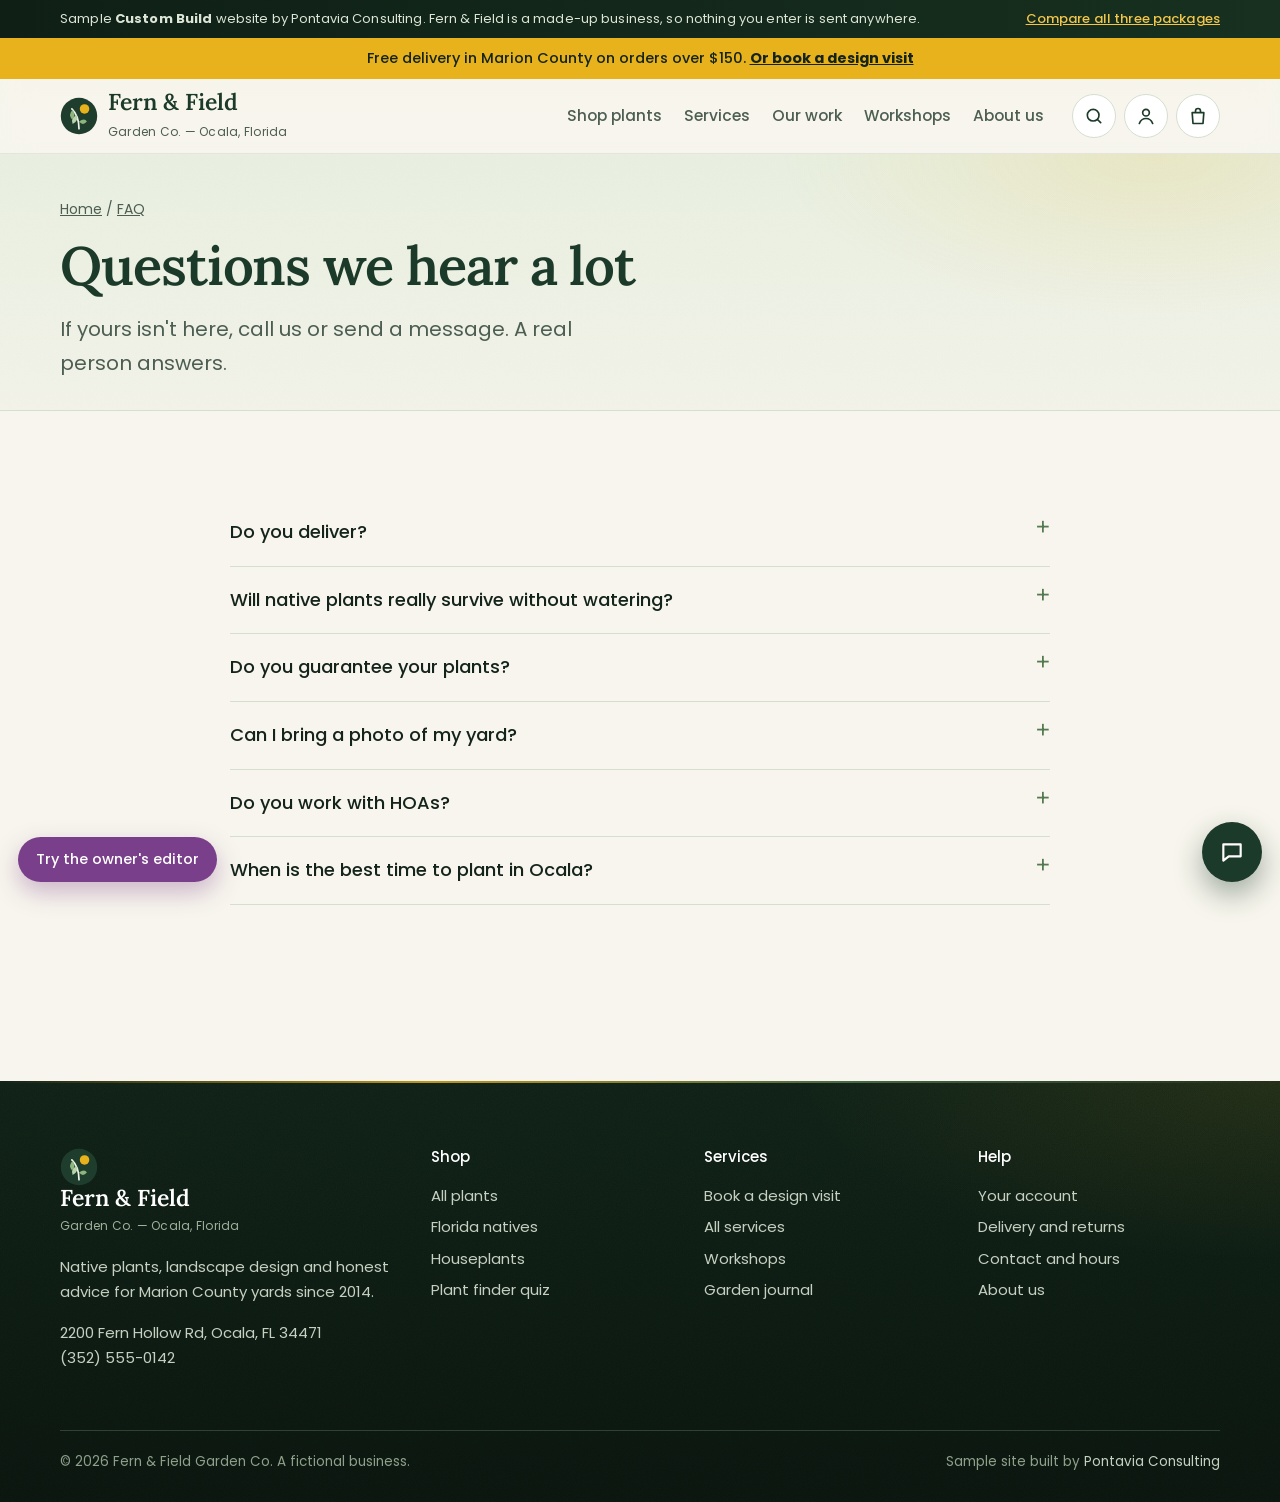
<file: faq.html>
<!doctype html>
<html lang="en">
<head>
<meta charset="utf-8">
<meta name="viewport" content="width=device-width, initial-scale=1">
<title>Frequently Asked Questions | Fern &amp; Field Garden Co., Ocala FL</title>
<meta name="description" content="Answers about delivery, plant guarantees, HOAs and when to plant in Ocala, FL.">
<link rel="canonical" href="https://pontavia-consulting.github.io/Pontavia-Sample-Best/faq.html">
<meta property="og:type" content="website">
<meta property="og:title" content="Frequently Asked Questions | Fern &amp; Field Garden Co., Ocala FL">
<meta property="og:description" content="Answers about delivery, plant guarantees, HOAs and when to plant in Ocala, FL.">
<meta property="og:url" content="https://pontavia-consulting.github.io/Pontavia-Sample-Best/faq.html">
<meta name="theme-color" content="#1F3D2C">
<link rel="icon" href="assets/favicon.svg" type="image/svg+xml">
<link rel="preload" href="assets/fonts/lora.woff" as="font" type="font/woff" crossorigin>
<link rel="stylesheet" href="assets/style.css">
<link rel="stylesheet" href="assets/polish.css">
</head>
<body><div class="demo-bar"><div class="wrap"><span>Sample <b>Custom Build</b> website by Pontavia Consulting. Fern &amp; Field is a made-up business, so nothing you enter is sent anywhere.</span><a href="https://pontavia-consulting.github.io/Pontavia-Samples/">Compare all three packages</a></div></div><div class="promo">Free delivery in Marion County on orders over $150. <a href="design.html">Or book a design visit</a></div><header class="site-head"><div class="wrap">
<a class="logo" href="index.html"><svg viewBox="0 0 48 48" aria-hidden="true"><circle cx="24" cy="24" r="23" fill="#1F3D2C"/><circle cx="31" cy="15" r="6" fill="#E8B21C"/><path d="M24 40 C24 30 22 22 15 15" stroke="#EEF3E8" stroke-width="2.2" fill="none" stroke-linecap="round"/><path d="M16 16 Q 10 22 15 28 Q 21 23 16 16Z" fill="#8DB57E"/><path d="M21 23 Q 13 26 16 34 Q 24 30 21 23Z" fill="#B9D3AA"/><path d="M24 31 Q 31 26 34 31 Q 29 37 24 31Z" fill="#8DB57E"/></svg><span><b>Fern &amp; Field</b><small>Garden Co. — Ocala, Florida</small></span></a>
<nav class="nav" id="nav" aria-label="Main"><a href="shop.html">Shop plants</a><a href="services.html">Services</a><a href="gallery.html">Our work</a><a href="workshops.html">Workshops</a><a href="team.html">About us</a></nav>
<div class="head-tools">
<button class="tool-btn" type="button" data-search-open aria-label="Search plants"><svg viewBox="0 0 24 24" fill="none" stroke="currentColor" stroke-width="2" stroke-linecap="round"><circle cx="11" cy="11" r="7"/><path d="m20 20-3.5-3.5"/></svg></button>
<a class="tool-btn hide-sm" href="account.html" aria-label="Your account and rewards"><svg viewBox="0 0 24 24" fill="none" stroke="currentColor" stroke-width="2" stroke-linecap="round"><circle cx="12" cy="8" r="4"/><path d="M4 21c1.5-4 4.5-6 8-6s6.5 2 8 6"/></svg></a>
<button class="tool-btn" type="button" data-cart-open aria-label="Open cart"><svg viewBox="0 0 24 24" fill="none" stroke="currentColor" stroke-width="2" stroke-linejoin="round"><path d="M5 8h14l-1 13H6L5 8Z"/><path d="M9 8V6a3 3 0 0 1 6 0v2"/></svg><span class="badge" data-cart-count data-n="0"></span></button>
</div>
<button class="menu-btn" aria-expanded="false" aria-controls="nav" aria-label="Menu"><span></span><span></span><span></span></button>
</div></header><main id="main"><section class="page-hero"><div class="wrap"><div class="crumbs"><a href="index.html">Home</a> / <a href="faq.html">FAQ</a></div><h1>Questions we hear a lot</h1><p class="lede">If yours isn't here, call us or send a message. A real person answers.</p></div></section>
<section class="section"><div class="wrap" style="max-width:820px"><details><summary>Do you deliver?</summary><p>Yes, anywhere in Marion County. Delivery is free on orders over $150 within 15 miles of the nursery.</p></details><details><summary>Will native plants really survive without watering?</summary><p>After their first summer, most will. We water them in at planting and give you a simple schedule for the first 12 weeks.</p></details><details><summary>Do you guarantee your plants?</summary><p>Every plant we install is guaranteed for one year. Plants bought at the nursery are guaranteed for 30 days.</p></details><details><summary>Can I bring a photo of my yard?</summary><p>Please do. Photos of each side of the house, plus a rough idea of where the sun hits, make a quick visit much more useful.</p></details><details><summary>Do you work with HOAs?</summary><p>All the time. We can draw your plan to match your HOA&#x27;s approval form and plant list.</p></details><details><summary>When is the best time to plant in Ocala?</summary><p>October through March for trees and shrubs. Most perennials can go in any time if you water them through the first few weeks.</p></details></div></section></main><footer class="site-foot"><div class="wrap">
<div class="cols">
<div><a class="logo" href="index.html"><svg viewBox="0 0 48 48" aria-hidden="true"><circle cx="24" cy="24" r="23" fill="#1F3D2C"/><circle cx="31" cy="15" r="6" fill="#E8B21C"/><path d="M24 40 C24 30 22 22 15 15" stroke="#EEF3E8" stroke-width="2.2" fill="none" stroke-linecap="round"/><path d="M16 16 Q 10 22 15 28 Q 21 23 16 16Z" fill="#8DB57E"/><path d="M21 23 Q 13 26 16 34 Q 24 30 21 23Z" fill="#B9D3AA"/><path d="M24 31 Q 31 26 34 31 Q 29 37 24 31Z" fill="#8DB57E"/></svg><span><b>Fern &amp; Field</b><small>Garden Co. — Ocala, Florida</small></span></a><p>Native plants, landscape design and honest advice for Marion County yards since 2014.</p>
<p>2200 Fern Hollow Rd, Ocala, FL 34471<br><a href="tel:+13525550142" style="display:inline">(352) 555-0142</a></p></div>
<div><h4>Shop</h4><a href="shop.html">All plants</a><a href="shop.html?cat=natives">Florida natives</a><a href="shop.html?cat=houseplants">Houseplants</a><a href="finder.html">Plant finder quiz</a></div><div><h4>Services</h4><a href="design.html">Book a design visit</a><a href="services.html">All services</a><a href="workshops.html">Workshops</a><a href="journal.html">Garden journal</a></div><div><h4>Help</h4><a href="account.html">Your account</a><a href="faq.html">Delivery and returns</a><a href="contact.html">Contact and hours</a><a href="team.html">About us</a></div>
</div>
<div class="base"><span>© 2026 Fern &amp; Field Garden Co. A fictional business.</span><span>Sample site built by <a href="https://pontavia-consulting.github.io/Pontavia-Samples/" style="display:inline">Pontavia Consulting</a></span></div>
</div></footer><button class="edit-fab" type="button" data-edit-toggle>Try the owner's editor</button><div class="drawer-shade" data-drawer-shade hidden></div>
<aside class="drawer" data-drawer aria-label="Cart" aria-hidden="true">
  <div class="drawer-head"><h2>Your cart</h2><button class="icon-btn" type="button" data-cart-close aria-label="Close cart">×</button></div>
  <div class="drawer-body" data-drawer-items></div>
  <div class="drawer-foot" data-drawer-foot></div>
</aside>
<div class="search-overlay" data-search hidden role="dialog" aria-modal="true" aria-label="Search">
  <div class="search-box"><label class="sr" for="s-q">Search plants and pages</label><input id="s-q" type="search" placeholder="Search plants, workshops, services…" autocomplete="off" data-search-q>
  <ul class="search-results" data-search-results></ul></div>
</div>
<button class="chat-fab" type="button" data-chat-open aria-label="Chat with the nursery"><svg viewBox="0 0 24 24" fill="none" stroke="currentColor" stroke-width="2" stroke-linejoin="round"><path d="M4 5h16v11H9l-5 4V5Z"/></svg></button>
<section class="chat" data-chat hidden aria-label="Chat">
  <div class="chat-head"><div><b>Ask the nursery</b><small>Priya usually replies in a few minutes</small></div><button type="button" data-chat-close aria-label="Close chat">×</button></div>
  <div class="chat-log" data-chat-log aria-live="polite"></div>
  <div class="quick" data-chat-quick></div>
  <form data-chat-form><label class="sr" for="chat-in">Message</label><input id="chat-in" placeholder="Type a question" autocomplete="off"><button class="btn small" type="submit">Send</button></form>
</section><script src="assets/art.js" defer></script>
<script src="assets/data.js" defer></script>
<script src="assets/core.js" defer></script>
<script src="assets/site.js" defer></script>
<script src="assets/store.js" defer></script>
<script src="assets/polish.js" defer></script>
</body>
</html>
</file>
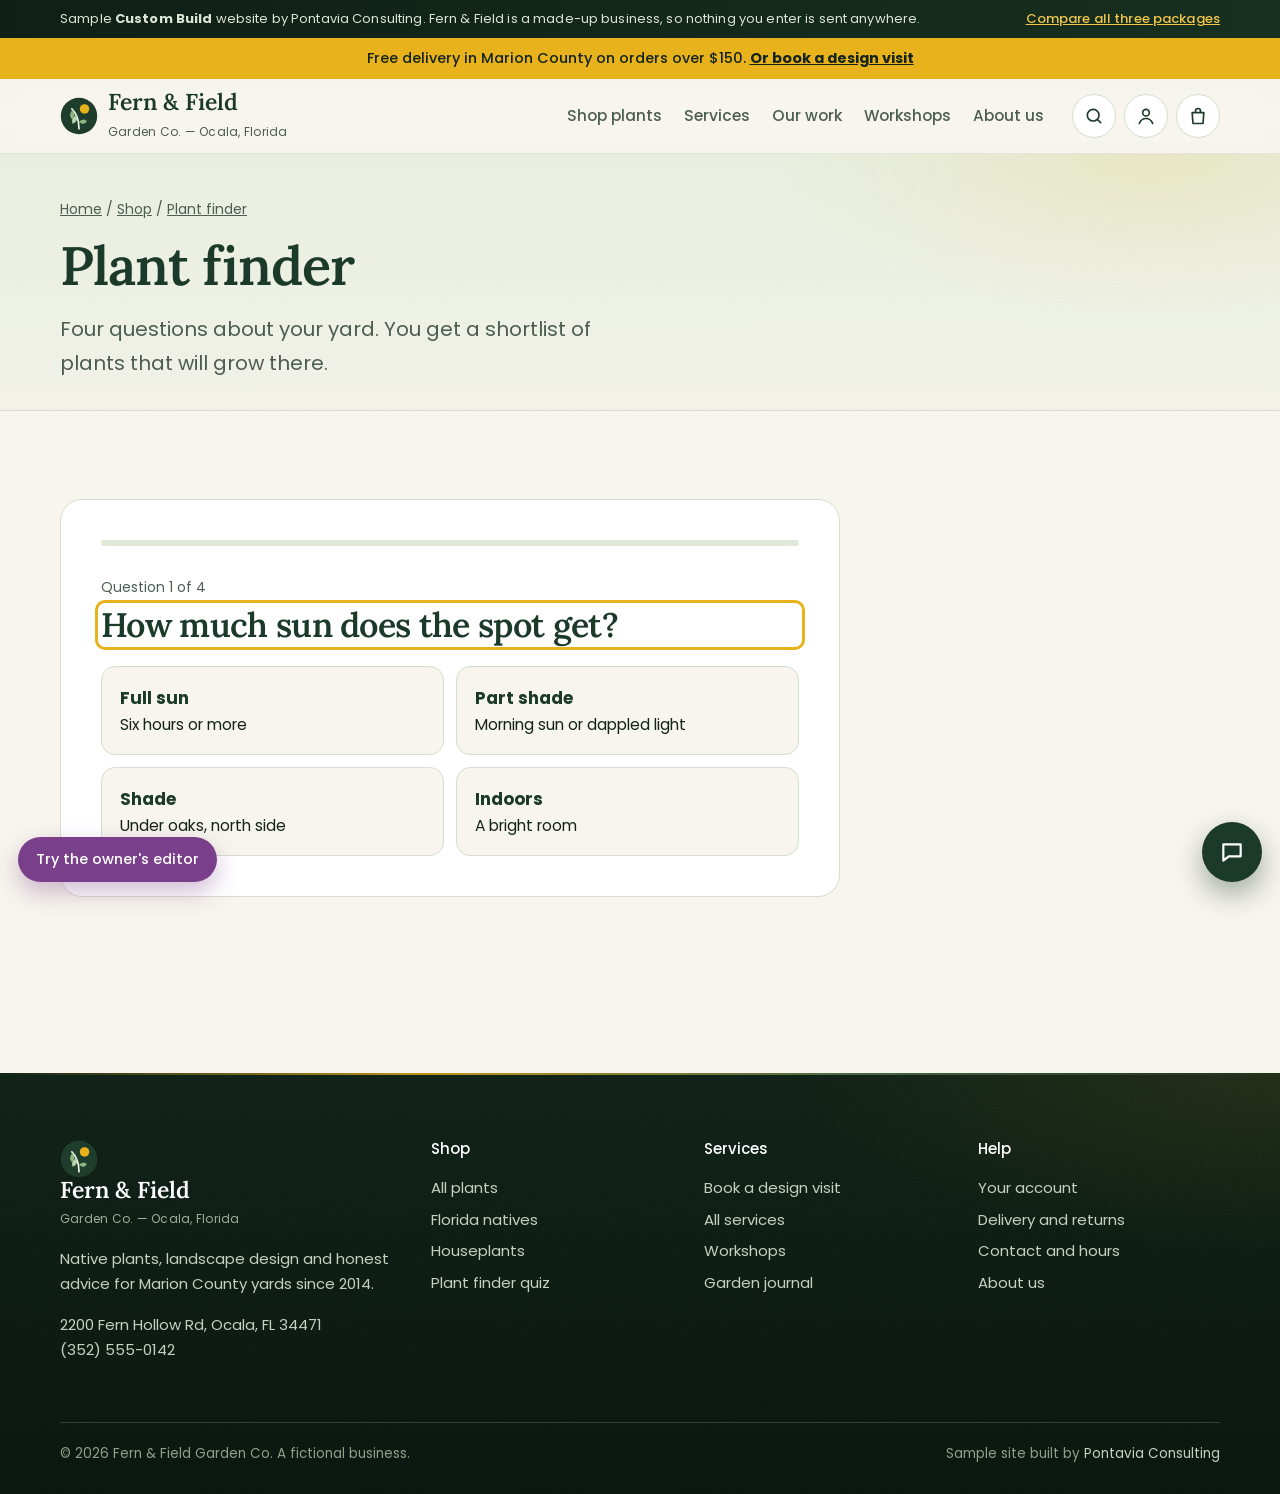
<file: finder.html>
<!doctype html>
<html lang="en">
<head>
<meta charset="utf-8">
<meta name="viewport" content="width=device-width, initial-scale=1">
<title>Plant Finder Quiz | Fern &amp; Field Garden Co., Ocala FL</title>
<meta name="description" content="Find plants that will thrive in your Ocala yard: answer four questions about sun, water and goals.">
<link rel="canonical" href="https://pontavia-consulting.github.io/Pontavia-Sample-Best/finder.html">
<meta property="og:type" content="website">
<meta property="og:title" content="Plant Finder Quiz | Fern &amp; Field Garden Co., Ocala FL">
<meta property="og:description" content="Find plants that will thrive in your Ocala yard: answer four questions about sun, water and goals.">
<meta property="og:url" content="https://pontavia-consulting.github.io/Pontavia-Sample-Best/finder.html">
<meta name="theme-color" content="#1F3D2C">
<link rel="icon" href="assets/favicon.svg" type="image/svg+xml">
<link rel="preload" href="assets/fonts/lora.woff" as="font" type="font/woff" crossorigin>
<link rel="stylesheet" href="assets/style.css">
<link rel="stylesheet" href="assets/polish.css">
</head>
<body><div class="demo-bar"><div class="wrap"><span>Sample <b>Custom Build</b> website by Pontavia Consulting. Fern &amp; Field is a made-up business, so nothing you enter is sent anywhere.</span><a href="https://pontavia-consulting.github.io/Pontavia-Samples/">Compare all three packages</a></div></div><div class="promo">Free delivery in Marion County on orders over $150. <a href="design.html">Or book a design visit</a></div><header class="site-head"><div class="wrap">
<a class="logo" href="index.html"><svg viewBox="0 0 48 48" aria-hidden="true"><circle cx="24" cy="24" r="23" fill="#1F3D2C"/><circle cx="31" cy="15" r="6" fill="#E8B21C"/><path d="M24 40 C24 30 22 22 15 15" stroke="#EEF3E8" stroke-width="2.2" fill="none" stroke-linecap="round"/><path d="M16 16 Q 10 22 15 28 Q 21 23 16 16Z" fill="#8DB57E"/><path d="M21 23 Q 13 26 16 34 Q 24 30 21 23Z" fill="#B9D3AA"/><path d="M24 31 Q 31 26 34 31 Q 29 37 24 31Z" fill="#8DB57E"/></svg><span><b>Fern &amp; Field</b><small>Garden Co. — Ocala, Florida</small></span></a>
<nav class="nav" id="nav" aria-label="Main"><a href="shop.html">Shop plants</a><a href="services.html">Services</a><a href="gallery.html">Our work</a><a href="workshops.html">Workshops</a><a href="team.html">About us</a></nav>
<div class="head-tools">
<button class="tool-btn" type="button" data-search-open aria-label="Search plants"><svg viewBox="0 0 24 24" fill="none" stroke="currentColor" stroke-width="2" stroke-linecap="round"><circle cx="11" cy="11" r="7"/><path d="m20 20-3.5-3.5"/></svg></button>
<a class="tool-btn hide-sm" href="account.html" aria-label="Your account and rewards"><svg viewBox="0 0 24 24" fill="none" stroke="currentColor" stroke-width="2" stroke-linecap="round"><circle cx="12" cy="8" r="4"/><path d="M4 21c1.5-4 4.5-6 8-6s6.5 2 8 6"/></svg></a>
<button class="tool-btn" type="button" data-cart-open aria-label="Open cart"><svg viewBox="0 0 24 24" fill="none" stroke="currentColor" stroke-width="2" stroke-linejoin="round"><path d="M5 8h14l-1 13H6L5 8Z"/><path d="M9 8V6a3 3 0 0 1 6 0v2"/></svg><span class="badge" data-cart-count data-n="0"></span></button>
</div>
<button class="menu-btn" aria-expanded="false" aria-controls="nav" aria-label="Menu"><span></span><span></span><span></span></button>
</div></header><main id="main"><section class="page-hero"><div class="wrap"><div class="crumbs"><a href="index.html">Home</a> / <a href="shop.html">Shop</a> / <a href="finder.html">Plant finder</a></div><h1>Plant finder</h1><p class="lede">Four questions about your yard. You get a shortlist of plants that will grow there.</p></div></section>
<section class="section"><div class="wrap"><div class="quiz" data-quiz></div><div data-quiz-results></div></div></section></main><footer class="site-foot"><div class="wrap">
<div class="cols">
<div><a class="logo" href="index.html"><svg viewBox="0 0 48 48" aria-hidden="true"><circle cx="24" cy="24" r="23" fill="#1F3D2C"/><circle cx="31" cy="15" r="6" fill="#E8B21C"/><path d="M24 40 C24 30 22 22 15 15" stroke="#EEF3E8" stroke-width="2.2" fill="none" stroke-linecap="round"/><path d="M16 16 Q 10 22 15 28 Q 21 23 16 16Z" fill="#8DB57E"/><path d="M21 23 Q 13 26 16 34 Q 24 30 21 23Z" fill="#B9D3AA"/><path d="M24 31 Q 31 26 34 31 Q 29 37 24 31Z" fill="#8DB57E"/></svg><span><b>Fern &amp; Field</b><small>Garden Co. — Ocala, Florida</small></span></a><p>Native plants, landscape design and honest advice for Marion County yards since 2014.</p>
<p>2200 Fern Hollow Rd, Ocala, FL 34471<br><a href="tel:+13525550142" style="display:inline">(352) 555-0142</a></p></div>
<div><h4>Shop</h4><a href="shop.html">All plants</a><a href="shop.html?cat=natives">Florida natives</a><a href="shop.html?cat=houseplants">Houseplants</a><a href="finder.html">Plant finder quiz</a></div><div><h4>Services</h4><a href="design.html">Book a design visit</a><a href="services.html">All services</a><a href="workshops.html">Workshops</a><a href="journal.html">Garden journal</a></div><div><h4>Help</h4><a href="account.html">Your account</a><a href="faq.html">Delivery and returns</a><a href="contact.html">Contact and hours</a><a href="team.html">About us</a></div>
</div>
<div class="base"><span>© 2026 Fern &amp; Field Garden Co. A fictional business.</span><span>Sample site built by <a href="https://pontavia-consulting.github.io/Pontavia-Samples/" style="display:inline">Pontavia Consulting</a></span></div>
</div></footer><button class="edit-fab" type="button" data-edit-toggle>Try the owner's editor</button><div class="drawer-shade" data-drawer-shade hidden></div>
<aside class="drawer" data-drawer aria-label="Cart" aria-hidden="true">
  <div class="drawer-head"><h2>Your cart</h2><button class="icon-btn" type="button" data-cart-close aria-label="Close cart">×</button></div>
  <div class="drawer-body" data-drawer-items></div>
  <div class="drawer-foot" data-drawer-foot></div>
</aside>
<div class="search-overlay" data-search hidden role="dialog" aria-modal="true" aria-label="Search">
  <div class="search-box"><label class="sr" for="s-q">Search plants and pages</label><input id="s-q" type="search" placeholder="Search plants, workshops, services…" autocomplete="off" data-search-q>
  <ul class="search-results" data-search-results></ul></div>
</div>
<button class="chat-fab" type="button" data-chat-open aria-label="Chat with the nursery"><svg viewBox="0 0 24 24" fill="none" stroke="currentColor" stroke-width="2" stroke-linejoin="round"><path d="M4 5h16v11H9l-5 4V5Z"/></svg></button>
<section class="chat" data-chat hidden aria-label="Chat">
  <div class="chat-head"><div><b>Ask the nursery</b><small>Priya usually replies in a few minutes</small></div><button type="button" data-chat-close aria-label="Close chat">×</button></div>
  <div class="chat-log" data-chat-log aria-live="polite"></div>
  <div class="quick" data-chat-quick></div>
  <form data-chat-form><label class="sr" for="chat-in">Message</label><input id="chat-in" placeholder="Type a question" autocomplete="off"><button class="btn small" type="submit">Send</button></form>
</section><script src="assets/art.js" defer></script>
<script src="assets/data.js" defer></script>
<script src="assets/core.js" defer></script>
<script src="assets/site.js" defer></script>
<script src="assets/store.js" defer></script>
<script src="assets/polish.js" defer></script>
</body>
</html>
</file>
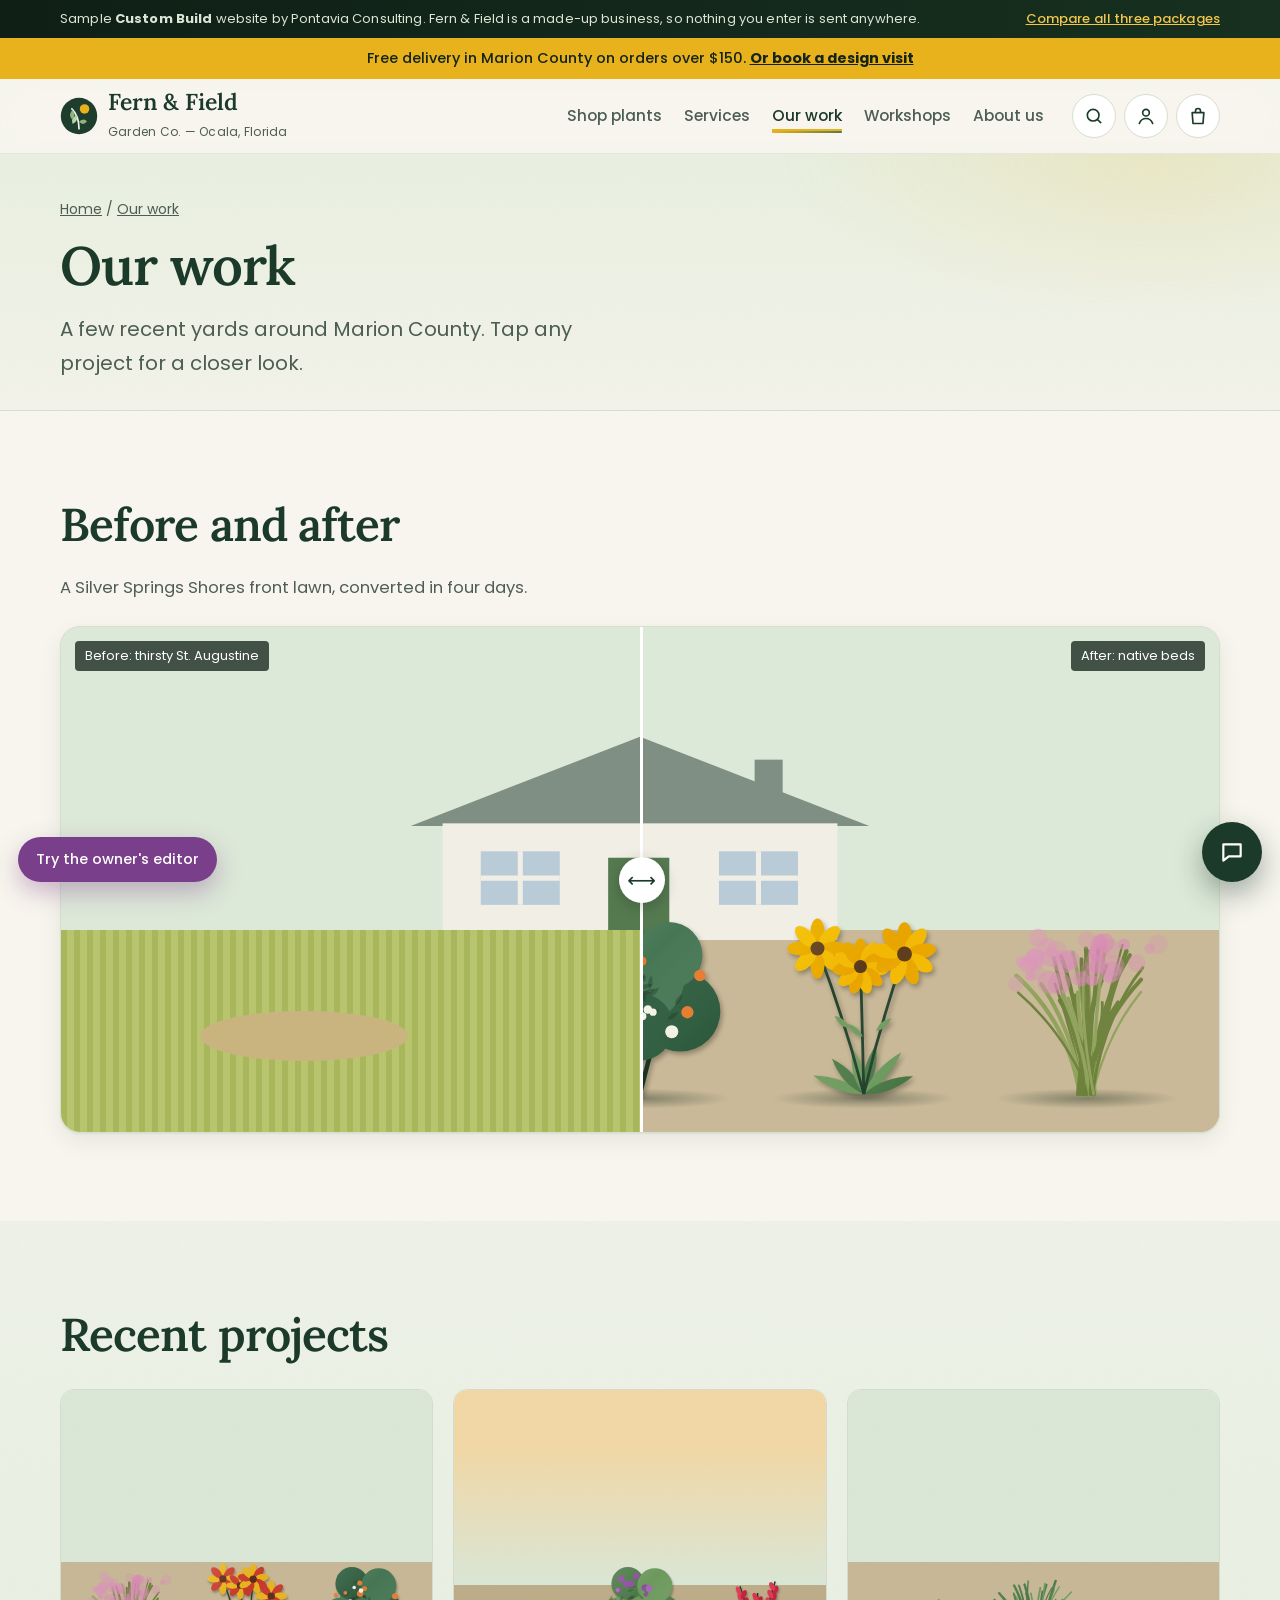
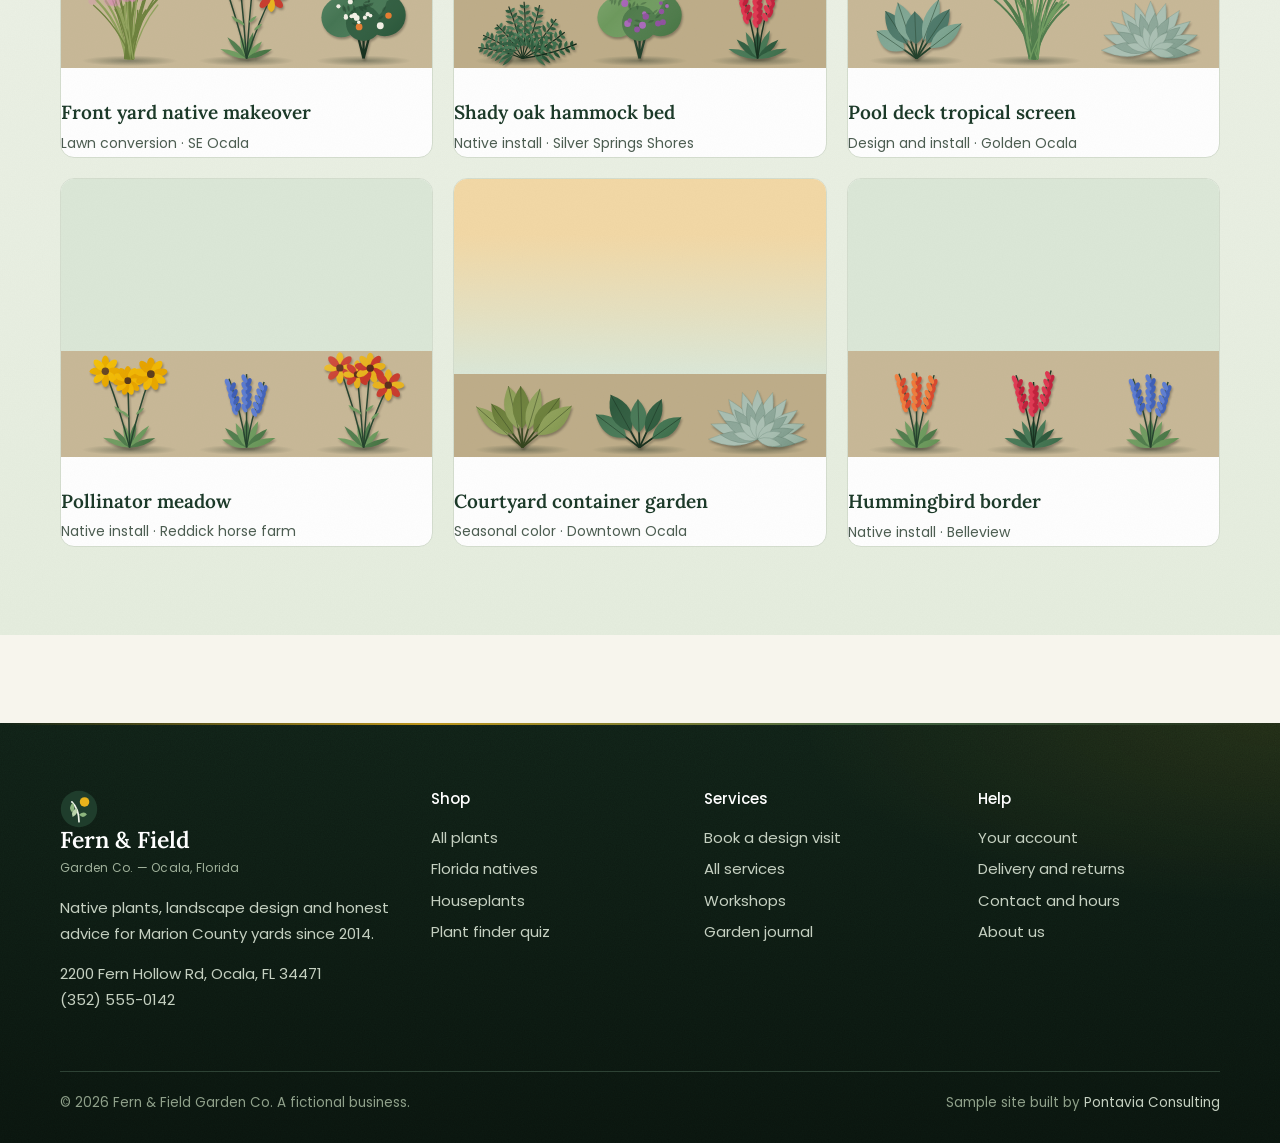
<file: gallery.html>
<!doctype html>
<html lang="en">
<head>
<meta charset="utf-8">
<meta name="viewport" content="width=device-width, initial-scale=1">
<title>Our Work | Fern &amp; Field Garden Co., Ocala FL</title>
<meta name="description" content="Recent native garden installs, lawn conversions and design projects in Ocala and Marion County, FL.">
<link rel="canonical" href="https://pontavia-consulting.github.io/Pontavia-Sample-Best/gallery.html">
<meta property="og:type" content="website">
<meta property="og:title" content="Our Work | Fern &amp; Field Garden Co., Ocala FL">
<meta property="og:description" content="Recent native garden installs, lawn conversions and design projects in Ocala and Marion County, FL.">
<meta property="og:url" content="https://pontavia-consulting.github.io/Pontavia-Sample-Best/gallery.html">
<meta name="theme-color" content="#1F3D2C">
<link rel="icon" href="assets/favicon.svg" type="image/svg+xml">
<link rel="preload" href="assets/fonts/lora.woff" as="font" type="font/woff" crossorigin>
<link rel="stylesheet" href="assets/style.css">
<link rel="stylesheet" href="assets/polish.css">
</head>
<body><div class="demo-bar"><div class="wrap"><span>Sample <b>Custom Build</b> website by Pontavia Consulting. Fern &amp; Field is a made-up business, so nothing you enter is sent anywhere.</span><a href="https://pontavia-consulting.github.io/Pontavia-Samples/">Compare all three packages</a></div></div><div class="promo">Free delivery in Marion County on orders over $150. <a href="design.html">Or book a design visit</a></div><header class="site-head"><div class="wrap">
<a class="logo" href="index.html"><svg viewBox="0 0 48 48" aria-hidden="true"><circle cx="24" cy="24" r="23" fill="#1F3D2C"/><circle cx="31" cy="15" r="6" fill="#E8B21C"/><path d="M24 40 C24 30 22 22 15 15" stroke="#EEF3E8" stroke-width="2.2" fill="none" stroke-linecap="round"/><path d="M16 16 Q 10 22 15 28 Q 21 23 16 16Z" fill="#8DB57E"/><path d="M21 23 Q 13 26 16 34 Q 24 30 21 23Z" fill="#B9D3AA"/><path d="M24 31 Q 31 26 34 31 Q 29 37 24 31Z" fill="#8DB57E"/></svg><span><b>Fern &amp; Field</b><small>Garden Co. — Ocala, Florida</small></span></a>
<nav class="nav" id="nav" aria-label="Main"><a href="shop.html">Shop plants</a><a href="services.html">Services</a><a href="gallery.html" aria-current="page">Our work</a><a href="workshops.html">Workshops</a><a href="team.html">About us</a></nav>
<div class="head-tools">
<button class="tool-btn" type="button" data-search-open aria-label="Search plants"><svg viewBox="0 0 24 24" fill="none" stroke="currentColor" stroke-width="2" stroke-linecap="round"><circle cx="11" cy="11" r="7"/><path d="m20 20-3.5-3.5"/></svg></button>
<a class="tool-btn hide-sm" href="account.html" aria-label="Your account and rewards"><svg viewBox="0 0 24 24" fill="none" stroke="currentColor" stroke-width="2" stroke-linecap="round"><circle cx="12" cy="8" r="4"/><path d="M4 21c1.5-4 4.5-6 8-6s6.5 2 8 6"/></svg></a>
<button class="tool-btn" type="button" data-cart-open aria-label="Open cart"><svg viewBox="0 0 24 24" fill="none" stroke="currentColor" stroke-width="2" stroke-linejoin="round"><path d="M5 8h14l-1 13H6L5 8Z"/><path d="M9 8V6a3 3 0 0 1 6 0v2"/></svg><span class="badge" data-cart-count data-n="0"></span></button>
</div>
<button class="menu-btn" aria-expanded="false" aria-controls="nav" aria-label="Menu"><span></span><span></span><span></span></button>
</div></header><main id="main"><section class="page-hero"><div class="wrap"><div class="crumbs"><a href="index.html">Home</a> / <a href="gallery.html">Our work</a></div><h1>Our work</h1><p class="lede">A few recent yards around Marion County. Tap any project for a closer look.</p></div></section>
<section class="section"><div class="wrap">
  <h2>Before and after</h2><p class="muted" style="margin-bottom:24px">A Silver Springs Shores front lawn, converted in four days.</p>
  <div class="ba" data-ba>
  <div class="layer before"><svg class="house" viewBox="0 0 400 170" aria-hidden="true"><path d="M20 80 L200 10 L380 80Z" fill="#7F8F84"/><rect x="45" y="78" width="310" height="92" fill="#F1EEE6"/><rect x="175" y="105" width="48" height="65" fill="#557A50"/><rect x="75" y="100" width="62" height="42" fill="#B9CBD6"/><rect x="262" y="100" width="62" height="42" fill="#B9CBD6"/><path d="M106 100v42M75 121h62M293 100v42M262 121h62" stroke="#F1EEE6" stroke-width="4"/><rect x="290" y="28" width="22" height="40" fill="#7F8F84"/></svg><div class="turf"></div><div class="patch" style="left:12%"></div><div class="patch" style="left:58%;width:24%"></div></div>
  <div class="layer after"><svg class="house" viewBox="0 0 400 170" aria-hidden="true"><path d="M20 80 L200 10 L380 80Z" fill="#7F8F84"/><rect x="45" y="78" width="310" height="92" fill="#F1EEE6"/><rect x="175" y="105" width="48" height="65" fill="#557A50"/><rect x="75" y="100" width="62" height="42" fill="#B9CBD6"/><rect x="262" y="100" width="62" height="42" fill="#B9CBD6"/><path d="M106 100v42M75 121h62M293 100v42M262 121h62" stroke="#F1EEE6" stroke-width="4"/><rect x="290" y="28" width="22" height="40" fill="#7F8F84"/></svg><div class="scene"><div class="art" data-plant='{&quot;type&quot;: &quot;grass&quot;, &quot;seed&quot;: 21, &quot;leaf&quot;: &quot;olive&quot;, &quot;colors&quot;: {&quot;bloom&quot;: &quot;#D98AB5&quot;}, &quot;pot&quot;: false, &quot;label&quot;: &quot;Illustration of Pink muhly grass&quot;}'></div><div class="art" data-plant='{&quot;type&quot;: &quot;flower&quot;, &quot;seed&quot;: 5, &quot;colors&quot;: {&quot;bloom&quot;: &quot;#C8382A&quot;, &quot;bloom2&quot;: &quot;#E8B21C&quot;, &quot;eye&quot;: &quot;#5A2A1A&quot;}, &quot;pot&quot;: false, &quot;label&quot;: &quot;Illustration of Blanket flower&quot;}'></div><div class="art" data-plant='{&quot;type&quot;: &quot;shrub&quot;, &quot;seed&quot;: 27, &quot;leaf&quot;: &quot;deep&quot;, &quot;colors&quot;: {&quot;bloom&quot;: &quot;#F4F1E6&quot;, &quot;bloom2&quot;: &quot;#E57A2E&quot;}, &quot;pot&quot;: false, &quot;label&quot;: &quot;Illustration of Simpson&#x27;s stopper&quot;}'></div><div class="art" data-plant='{&quot;type&quot;: &quot;flower&quot;, &quot;seed&quot;: 2, &quot;colors&quot;: {&quot;bloom&quot;: &quot;#F2B705&quot;, &quot;bloom2&quot;: &quot;#E8A400&quot;}, &quot;pot&quot;: false, &quot;label&quot;: &quot;Illustration of Leavenworth&#x27;s tickseed&quot;}'></div><div class="art" data-plant='{&quot;type&quot;: &quot;grass&quot;, &quot;seed&quot;: 21, &quot;leaf&quot;: &quot;olive&quot;, &quot;colors&quot;: {&quot;bloom&quot;: &quot;#D98AB5&quot;}, &quot;pot&quot;: false, &quot;label&quot;: &quot;Illustration of Pink muhly grass&quot;}'></div></div></div>
  <div class="handle"></div>
  <span class="label" style="left:14px">Before: thirsty St. Augustine</span><span class="label" style="right:14px">After: native beds</span>
  <input type="range" min="0" max="100" value="50" aria-label="Drag to compare before and after">
</div>
</div></section>
<section class="section wash"><div class="wrap"><h2 style="margin-bottom:28px">Recent projects</h2><div class="gallery"><button class="shot" type="button" data-shot="0"><span class="sr">Open larger view of </span><div class="scene"><div class="art" data-plant='{&quot;type&quot;: &quot;grass&quot;, &quot;seed&quot;: 21, &quot;leaf&quot;: &quot;olive&quot;, &quot;colors&quot;: {&quot;bloom&quot;: &quot;#D98AB5&quot;}, &quot;pot&quot;: false, &quot;label&quot;: &quot;Illustration of Pink muhly grass&quot;}'></div><div class="art" data-plant='{&quot;type&quot;: &quot;flower&quot;, &quot;seed&quot;: 5, &quot;colors&quot;: {&quot;bloom&quot;: &quot;#C8382A&quot;, &quot;bloom2&quot;: &quot;#E8B21C&quot;, &quot;eye&quot;: &quot;#5A2A1A&quot;}, &quot;pot&quot;: false, &quot;label&quot;: &quot;Illustration of Blanket flower&quot;}'></div><div class="art" data-plant='{&quot;type&quot;: &quot;shrub&quot;, &quot;seed&quot;: 27, &quot;leaf&quot;: &quot;deep&quot;, &quot;colors&quot;: {&quot;bloom&quot;: &quot;#F4F1E6&quot;, &quot;bloom2&quot;: &quot;#E57A2E&quot;}, &quot;pot&quot;: false, &quot;label&quot;: &quot;Illustration of Simpson&#x27;s stopper&quot;}'></div></div><span class="cap"><b>Front yard native makeover</b><span>Lawn conversion · SE Ocala</span></span></button><button class="shot" type="button" data-shot="1"><span class="sr">Open larger view of </span><div class="scene dusk"><div class="art" data-plant='{&quot;type&quot;: &quot;frond&quot;, &quot;seed&quot;: 4, &quot;leaf&quot;: &quot;deep&quot;, &quot;pot&quot;: false, &quot;label&quot;: &quot;Illustration of Coontie&quot;}'></div><div class="art" data-plant='{&quot;type&quot;: &quot;shrub&quot;, &quot;seed&quot;: 9, &quot;colors&quot;: {&quot;bloom&quot;: &quot;#8E4F9E&quot;, &quot;bloom2&quot;: &quot;#A866B8&quot;}, &quot;pot&quot;: false, &quot;label&quot;: &quot;Illustration of American beautyberry&quot;}'></div><div class="art" data-plant='{&quot;type&quot;: &quot;spike&quot;, &quot;seed&quot;: 41, &quot;leaf&quot;: &quot;deep&quot;, &quot;colors&quot;: {&quot;bloom&quot;: &quot;#C21F3A&quot;, &quot;bloom2&quot;: &quot;#E0354F&quot;}, &quot;pot&quot;: false, &quot;label&quot;: &quot;Illustration of Firespike&quot;}'></div></div><span class="cap"><b>Shady oak hammock bed</b><span>Native install · Silver Springs Shores</span></span></button><button class="shot" type="button" data-shot="2"><span class="sr">Open larger view of </span><div class="scene"><div class="art" data-plant='{&quot;type&quot;: &quot;broad&quot;, &quot;seed&quot;: 44, &quot;leaf&quot;: &quot;blue&quot;, &quot;pot&quot;: false, &quot;label&quot;: &quot;Illustration of White bird of paradise&quot;}'></div><div class="art" data-plant='{&quot;type&quot;: &quot;grass&quot;, &quot;seed&quot;: 33, &quot;leaf&quot;: &quot;green&quot;, &quot;pot&quot;: false, &quot;label&quot;: &quot;Illustration of Fakahatchee grass&quot;}'></div><div class="art" data-plant='{&quot;type&quot;: &quot;succulent&quot;, &quot;seed&quot;: 12, &quot;leaf&quot;: &quot;silver&quot;, &quot;potColor&quot;: &quot;#C9A27A&quot;, &quot;pot&quot;: false, &quot;label&quot;: &quot;Illustration of Aloe vera&quot;}'></div></div><span class="cap"><b>Pool deck tropical screen</b><span>Design and install · Golden Ocala</span></span></button><button class="shot" type="button" data-shot="3"><span class="sr">Open larger view of </span><div class="scene"><div class="art" data-plant='{&quot;type&quot;: &quot;flower&quot;, &quot;seed&quot;: 2, &quot;colors&quot;: {&quot;bloom&quot;: &quot;#F2B705&quot;, &quot;bloom2&quot;: &quot;#E8A400&quot;}, &quot;pot&quot;: false, &quot;label&quot;: &quot;Illustration of Leavenworth&#x27;s tickseed&quot;}'></div><div class="art" data-plant='{&quot;type&quot;: &quot;spike&quot;, &quot;seed&quot;: 8, &quot;colors&quot;: {&quot;bloom&quot;: &quot;#3E5FB8&quot;, &quot;bloom2&quot;: &quot;#5B7BD1&quot;}, &quot;pot&quot;: false, &quot;label&quot;: &quot;Illustration of Blue porterweed&quot;}'></div><div class="art" data-plant='{&quot;type&quot;: &quot;flower&quot;, &quot;seed&quot;: 5, &quot;colors&quot;: {&quot;bloom&quot;: &quot;#C8382A&quot;, &quot;bloom2&quot;: &quot;#E8B21C&quot;, &quot;eye&quot;: &quot;#5A2A1A&quot;}, &quot;pot&quot;: false, &quot;label&quot;: &quot;Illustration of Blanket flower&quot;}'></div></div><span class="cap"><b>Pollinator meadow</b><span>Native install · Reddick horse farm</span></span></button><button class="shot" type="button" data-shot="4"><span class="sr">Open larger view of </span><div class="scene dusk"><div class="art" data-plant='{&quot;type&quot;: &quot;broad&quot;, &quot;seed&quot;: 31, &quot;leaf&quot;: &quot;olive&quot;, &quot;potColor&quot;: &quot;#2F4A3A&quot;, &quot;rimColor&quot;: &quot;#24392C&quot;, &quot;pot&quot;: false, &quot;label&quot;: &quot;Illustration of Snake plant&quot;}'></div><div class="art" data-plant='{&quot;type&quot;: &quot;broad&quot;, &quot;seed&quot;: 15, &quot;leaf&quot;: &quot;deep&quot;, &quot;potColor&quot;: &quot;#E8E1D3&quot;, &quot;rimColor&quot;: &quot;#D8CFBC&quot;, &quot;pot&quot;: false, &quot;label&quot;: &quot;Illustration of Monstera&quot;}'></div><div class="art" data-plant='{&quot;type&quot;: &quot;succulent&quot;, &quot;seed&quot;: 12, &quot;leaf&quot;: &quot;silver&quot;, &quot;potColor&quot;: &quot;#C9A27A&quot;, &quot;pot&quot;: false, &quot;label&quot;: &quot;Illustration of Aloe vera&quot;}'></div></div><span class="cap"><b>Courtyard container garden</b><span>Seasonal color · Downtown Ocala</span></span></button><button class="shot" type="button" data-shot="5"><span class="sr">Open larger view of </span><div class="scene"><div class="art" data-plant='{&quot;type&quot;: &quot;spike&quot;, &quot;seed&quot;: 11, &quot;colors&quot;: {&quot;bloom&quot;: &quot;#D9452B&quot;, &quot;bloom2&quot;: &quot;#F07A3A&quot;}, &quot;pot&quot;: false, &quot;label&quot;: &quot;Illustration of Firebush&quot;}'></div><div class="art" data-plant='{&quot;type&quot;: &quot;spike&quot;, &quot;seed&quot;: 41, &quot;leaf&quot;: &quot;deep&quot;, &quot;colors&quot;: {&quot;bloom&quot;: &quot;#C21F3A&quot;, &quot;bloom2&quot;: &quot;#E0354F&quot;}, &quot;pot&quot;: false, &quot;label&quot;: &quot;Illustration of Firespike&quot;}'></div><div class="art" data-plant='{&quot;type&quot;: &quot;spike&quot;, &quot;seed&quot;: 8, &quot;colors&quot;: {&quot;bloom&quot;: &quot;#3E5FB8&quot;, &quot;bloom2&quot;: &quot;#5B7BD1&quot;}, &quot;pot&quot;: false, &quot;label&quot;: &quot;Illustration of Blue porterweed&quot;}'></div></div><span class="cap"><b>Hummingbird border</b><span>Native install · Belleview</span></span></button></div></div></section>
<div class="lightbox" data-lightbox hidden role="dialog" aria-modal="true" aria-label="Project photo">
  <div class="lightbox-inner"><div data-lb-scene></div>
  <div class="lightbox-bar"><div><b data-lb-title style="font-family:var(--display);font-size:21px;color:var(--oak)"></b><div class="muted small" data-lb-meta></div></div>
  <div style="display:flex;gap:8px"><button class="icon-btn" type="button" data-lb-prev aria-label="Previous project">‹</button><button class="icon-btn" type="button" data-lb-next aria-label="Next project">›</button><button class="icon-btn" type="button" data-close aria-label="Close">×</button></div></div></div>
</div></main><footer class="site-foot"><div class="wrap">
<div class="cols">
<div><a class="logo" href="index.html"><svg viewBox="0 0 48 48" aria-hidden="true"><circle cx="24" cy="24" r="23" fill="#1F3D2C"/><circle cx="31" cy="15" r="6" fill="#E8B21C"/><path d="M24 40 C24 30 22 22 15 15" stroke="#EEF3E8" stroke-width="2.2" fill="none" stroke-linecap="round"/><path d="M16 16 Q 10 22 15 28 Q 21 23 16 16Z" fill="#8DB57E"/><path d="M21 23 Q 13 26 16 34 Q 24 30 21 23Z" fill="#B9D3AA"/><path d="M24 31 Q 31 26 34 31 Q 29 37 24 31Z" fill="#8DB57E"/></svg><span><b>Fern &amp; Field</b><small>Garden Co. — Ocala, Florida</small></span></a><p>Native plants, landscape design and honest advice for Marion County yards since 2014.</p>
<p>2200 Fern Hollow Rd, Ocala, FL 34471<br><a href="tel:+13525550142" style="display:inline">(352) 555-0142</a></p></div>
<div><h4>Shop</h4><a href="shop.html">All plants</a><a href="shop.html?cat=natives">Florida natives</a><a href="shop.html?cat=houseplants">Houseplants</a><a href="finder.html">Plant finder quiz</a></div><div><h4>Services</h4><a href="design.html">Book a design visit</a><a href="services.html">All services</a><a href="workshops.html">Workshops</a><a href="journal.html">Garden journal</a></div><div><h4>Help</h4><a href="account.html">Your account</a><a href="faq.html">Delivery and returns</a><a href="contact.html">Contact and hours</a><a href="team.html">About us</a></div>
</div>
<div class="base"><span>© 2026 Fern &amp; Field Garden Co. A fictional business.</span><span>Sample site built by <a href="https://pontavia-consulting.github.io/Pontavia-Samples/" style="display:inline">Pontavia Consulting</a></span></div>
</div></footer><button class="edit-fab" type="button" data-edit-toggle>Try the owner's editor</button><div class="drawer-shade" data-drawer-shade hidden></div>
<aside class="drawer" data-drawer aria-label="Cart" aria-hidden="true">
  <div class="drawer-head"><h2>Your cart</h2><button class="icon-btn" type="button" data-cart-close aria-label="Close cart">×</button></div>
  <div class="drawer-body" data-drawer-items></div>
  <div class="drawer-foot" data-drawer-foot></div>
</aside>
<div class="search-overlay" data-search hidden role="dialog" aria-modal="true" aria-label="Search">
  <div class="search-box"><label class="sr" for="s-q">Search plants and pages</label><input id="s-q" type="search" placeholder="Search plants, workshops, services…" autocomplete="off" data-search-q>
  <ul class="search-results" data-search-results></ul></div>
</div>
<button class="chat-fab" type="button" data-chat-open aria-label="Chat with the nursery"><svg viewBox="0 0 24 24" fill="none" stroke="currentColor" stroke-width="2" stroke-linejoin="round"><path d="M4 5h16v11H9l-5 4V5Z"/></svg></button>
<section class="chat" data-chat hidden aria-label="Chat">
  <div class="chat-head"><div><b>Ask the nursery</b><small>Priya usually replies in a few minutes</small></div><button type="button" data-chat-close aria-label="Close chat">×</button></div>
  <div class="chat-log" data-chat-log aria-live="polite"></div>
  <div class="quick" data-chat-quick></div>
  <form data-chat-form><label class="sr" for="chat-in">Message</label><input id="chat-in" placeholder="Type a question" autocomplete="off"><button class="btn small" type="submit">Send</button></form>
</section><script src="assets/art.js" defer></script>
<script src="assets/data.js" defer></script>
<script src="assets/core.js" defer></script>
<script src="assets/site.js" defer></script>
<script src="assets/store.js" defer></script>
<script src="assets/polish.js" defer></script>
</body>
</html>
</file>
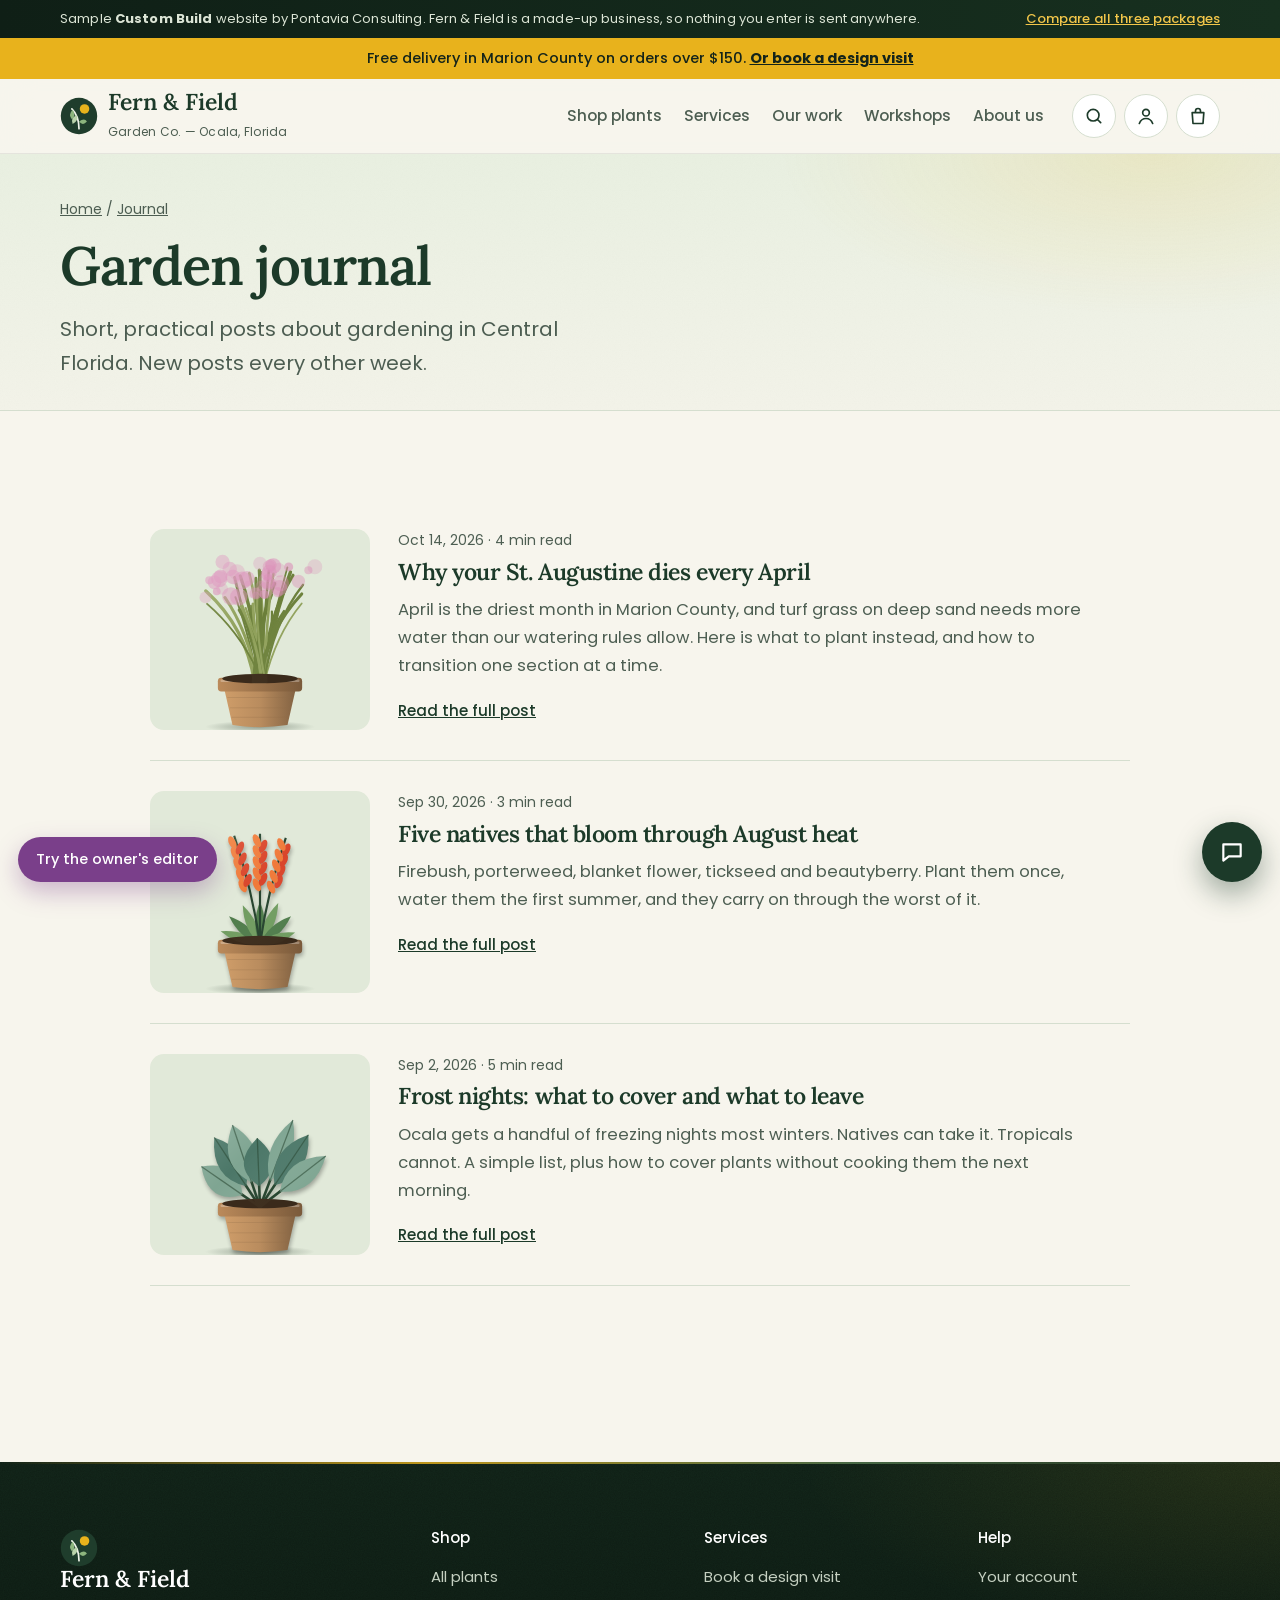
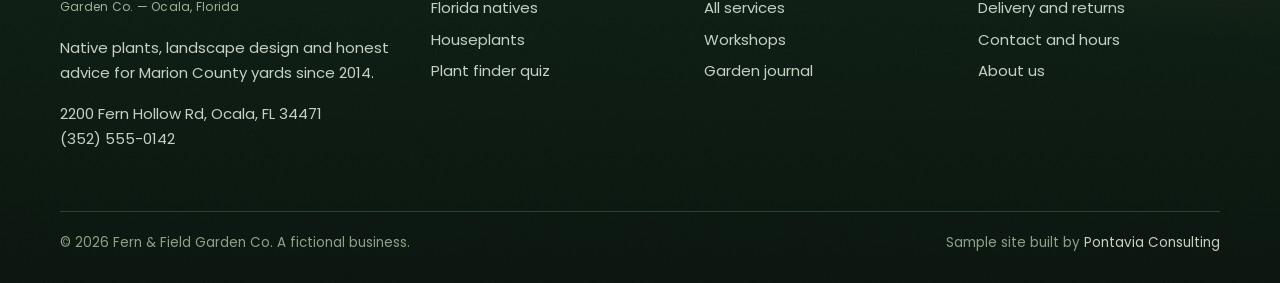
<file: journal.html>
<!doctype html>
<html lang="en">
<head>
<meta charset="utf-8">
<meta name="viewport" content="width=device-width, initial-scale=1">
<title>Garden Journal | Fern &amp; Field Garden Co., Ocala FL</title>
<meta name="description" content="Practical gardening advice for Ocala and Central Florida: natives, watering, frost and lawn conversion.">
<link rel="canonical" href="https://pontavia-consulting.github.io/Pontavia-Sample-Best/journal.html">
<meta property="og:type" content="website">
<meta property="og:title" content="Garden Journal | Fern &amp; Field Garden Co., Ocala FL">
<meta property="og:description" content="Practical gardening advice for Ocala and Central Florida: natives, watering, frost and lawn conversion.">
<meta property="og:url" content="https://pontavia-consulting.github.io/Pontavia-Sample-Best/journal.html">
<meta name="theme-color" content="#1F3D2C">
<link rel="icon" href="assets/favicon.svg" type="image/svg+xml">
<link rel="preload" href="assets/fonts/lora.woff" as="font" type="font/woff" crossorigin>
<link rel="stylesheet" href="assets/style.css">
<link rel="stylesheet" href="assets/polish.css">
</head>
<body><div class="demo-bar"><div class="wrap"><span>Sample <b>Custom Build</b> website by Pontavia Consulting. Fern &amp; Field is a made-up business, so nothing you enter is sent anywhere.</span><a href="https://pontavia-consulting.github.io/Pontavia-Samples/">Compare all three packages</a></div></div><div class="promo">Free delivery in Marion County on orders over $150. <a href="design.html">Or book a design visit</a></div><header class="site-head"><div class="wrap">
<a class="logo" href="index.html"><svg viewBox="0 0 48 48" aria-hidden="true"><circle cx="24" cy="24" r="23" fill="#1F3D2C"/><circle cx="31" cy="15" r="6" fill="#E8B21C"/><path d="M24 40 C24 30 22 22 15 15" stroke="#EEF3E8" stroke-width="2.2" fill="none" stroke-linecap="round"/><path d="M16 16 Q 10 22 15 28 Q 21 23 16 16Z" fill="#8DB57E"/><path d="M21 23 Q 13 26 16 34 Q 24 30 21 23Z" fill="#B9D3AA"/><path d="M24 31 Q 31 26 34 31 Q 29 37 24 31Z" fill="#8DB57E"/></svg><span><b>Fern &amp; Field</b><small>Garden Co. — Ocala, Florida</small></span></a>
<nav class="nav" id="nav" aria-label="Main"><a href="shop.html">Shop plants</a><a href="services.html">Services</a><a href="gallery.html">Our work</a><a href="workshops.html">Workshops</a><a href="team.html">About us</a></nav>
<div class="head-tools">
<button class="tool-btn" type="button" data-search-open aria-label="Search plants"><svg viewBox="0 0 24 24" fill="none" stroke="currentColor" stroke-width="2" stroke-linecap="round"><circle cx="11" cy="11" r="7"/><path d="m20 20-3.5-3.5"/></svg></button>
<a class="tool-btn hide-sm" href="account.html" aria-label="Your account and rewards"><svg viewBox="0 0 24 24" fill="none" stroke="currentColor" stroke-width="2" stroke-linecap="round"><circle cx="12" cy="8" r="4"/><path d="M4 21c1.5-4 4.5-6 8-6s6.5 2 8 6"/></svg></a>
<button class="tool-btn" type="button" data-cart-open aria-label="Open cart"><svg viewBox="0 0 24 24" fill="none" stroke="currentColor" stroke-width="2" stroke-linejoin="round"><path d="M5 8h14l-1 13H6L5 8Z"/><path d="M9 8V6a3 3 0 0 1 6 0v2"/></svg><span class="badge" data-cart-count data-n="0"></span></button>
</div>
<button class="menu-btn" aria-expanded="false" aria-controls="nav" aria-label="Menu"><span></span><span></span><span></span></button>
</div></header><main id="main"><section class="page-hero"><div class="wrap"><div class="crumbs"><a href="index.html">Home</a> / <a href="journal.html">Journal</a></div><h1>Garden journal</h1><p class="lede">Short, practical posts about gardening in Central Florida. New posts every other week.</p></div></section>
<section class="section"><div class="wrap" style="max-width:980px"><article class="post" id="p1"><div class="art-tile"><div class="art" data-plant='{&quot;type&quot;: &quot;grass&quot;, &quot;seed&quot;: 21, &quot;leaf&quot;: &quot;olive&quot;, &quot;colors&quot;: {&quot;bloom&quot;: &quot;#D98AB5&quot;}, &quot;label&quot;: &quot;Illustration of Pink muhly grass&quot;}'></div></div><div>
<div class="when">Oct 14, 2026 · 4 min read</div><h3><a href="#p1" data-edit>Why your St. Augustine dies every April</a></h3><p class="muted" data-edit>April is the driest month in Marion County, and turf grass on deep sand needs more water than our watering rules allow. Here is what to plant instead, and how to transition one section at a time.</p>
<div class="more"><p>Start small. Pick the sunniest, hardest-to-water corner of the yard, strip the turf, and plant a group of three to five of the same plant. Water every other day for two weeks, then twice a week until the rainy season starts.</p><p>Once that patch looks good, do the next one. Most of our clients convert a front yard over two or three seasons without ever living in a construction zone.</p></div>
<button class="link-btn" type="button" data-more aria-expanded="false" style="font-size:15px;color:var(--oak);font-weight:600">Read the full post</button></div></article><article class="post" id="p2"><div class="art-tile"><div class="art" data-plant='{&quot;type&quot;: &quot;spike&quot;, &quot;seed&quot;: 11, &quot;colors&quot;: {&quot;bloom&quot;: &quot;#D9452B&quot;, &quot;bloom2&quot;: &quot;#F07A3A&quot;}, &quot;label&quot;: &quot;Illustration of Firebush&quot;}'></div></div><div>
<div class="when">Sep 30, 2026 · 3 min read</div><h3><a href="#p2" data-edit>Five natives that bloom through August heat</a></h3><p class="muted" data-edit>Firebush, porterweed, blanket flower, tickseed and beautyberry. Plant them once, water them the first summer, and they carry on through the worst of it.</p>
<div class="more"><p>Start small. Pick the sunniest, hardest-to-water corner of the yard, strip the turf, and plant a group of three to five of the same plant. Water every other day for two weeks, then twice a week until the rainy season starts.</p><p>Once that patch looks good, do the next one. Most of our clients convert a front yard over two or three seasons without ever living in a construction zone.</p></div>
<button class="link-btn" type="button" data-more aria-expanded="false" style="font-size:15px;color:var(--oak);font-weight:600">Read the full post</button></div></article><article class="post" id="p3"><div class="art-tile"><div class="art" data-plant='{&quot;type&quot;: &quot;broad&quot;, &quot;seed&quot;: 44, &quot;leaf&quot;: &quot;blue&quot;, &quot;label&quot;: &quot;Illustration of White bird of paradise&quot;}'></div></div><div>
<div class="when">Sep 2, 2026 · 5 min read</div><h3><a href="#p3" data-edit>Frost nights: what to cover and what to leave</a></h3><p class="muted" data-edit>Ocala gets a handful of freezing nights most winters. Natives can take it. Tropicals cannot. A simple list, plus how to cover plants without cooking them the next morning.</p>
<div class="more"><p>Start small. Pick the sunniest, hardest-to-water corner of the yard, strip the turf, and plant a group of three to five of the same plant. Water every other day for two weeks, then twice a week until the rainy season starts.</p><p>Once that patch looks good, do the next one. Most of our clients convert a front yard over two or three seasons without ever living in a construction zone.</p></div>
<button class="link-btn" type="button" data-more aria-expanded="false" style="font-size:15px;color:var(--oak);font-weight:600">Read the full post</button></div></article></div></section></main><footer class="site-foot"><div class="wrap">
<div class="cols">
<div><a class="logo" href="index.html"><svg viewBox="0 0 48 48" aria-hidden="true"><circle cx="24" cy="24" r="23" fill="#1F3D2C"/><circle cx="31" cy="15" r="6" fill="#E8B21C"/><path d="M24 40 C24 30 22 22 15 15" stroke="#EEF3E8" stroke-width="2.2" fill="none" stroke-linecap="round"/><path d="M16 16 Q 10 22 15 28 Q 21 23 16 16Z" fill="#8DB57E"/><path d="M21 23 Q 13 26 16 34 Q 24 30 21 23Z" fill="#B9D3AA"/><path d="M24 31 Q 31 26 34 31 Q 29 37 24 31Z" fill="#8DB57E"/></svg><span><b>Fern &amp; Field</b><small>Garden Co. — Ocala, Florida</small></span></a><p>Native plants, landscape design and honest advice for Marion County yards since 2014.</p>
<p>2200 Fern Hollow Rd, Ocala, FL 34471<br><a href="tel:+13525550142" style="display:inline">(352) 555-0142</a></p></div>
<div><h4>Shop</h4><a href="shop.html">All plants</a><a href="shop.html?cat=natives">Florida natives</a><a href="shop.html?cat=houseplants">Houseplants</a><a href="finder.html">Plant finder quiz</a></div><div><h4>Services</h4><a href="design.html">Book a design visit</a><a href="services.html">All services</a><a href="workshops.html">Workshops</a><a href="journal.html">Garden journal</a></div><div><h4>Help</h4><a href="account.html">Your account</a><a href="faq.html">Delivery and returns</a><a href="contact.html">Contact and hours</a><a href="team.html">About us</a></div>
</div>
<div class="base"><span>© 2026 Fern &amp; Field Garden Co. A fictional business.</span><span>Sample site built by <a href="https://pontavia-consulting.github.io/Pontavia-Samples/" style="display:inline">Pontavia Consulting</a></span></div>
</div></footer><button class="edit-fab" type="button" data-edit-toggle>Try the owner's editor</button><div class="drawer-shade" data-drawer-shade hidden></div>
<aside class="drawer" data-drawer aria-label="Cart" aria-hidden="true">
  <div class="drawer-head"><h2>Your cart</h2><button class="icon-btn" type="button" data-cart-close aria-label="Close cart">×</button></div>
  <div class="drawer-body" data-drawer-items></div>
  <div class="drawer-foot" data-drawer-foot></div>
</aside>
<div class="search-overlay" data-search hidden role="dialog" aria-modal="true" aria-label="Search">
  <div class="search-box"><label class="sr" for="s-q">Search plants and pages</label><input id="s-q" type="search" placeholder="Search plants, workshops, services…" autocomplete="off" data-search-q>
  <ul class="search-results" data-search-results></ul></div>
</div>
<button class="chat-fab" type="button" data-chat-open aria-label="Chat with the nursery"><svg viewBox="0 0 24 24" fill="none" stroke="currentColor" stroke-width="2" stroke-linejoin="round"><path d="M4 5h16v11H9l-5 4V5Z"/></svg></button>
<section class="chat" data-chat hidden aria-label="Chat">
  <div class="chat-head"><div><b>Ask the nursery</b><small>Priya usually replies in a few minutes</small></div><button type="button" data-chat-close aria-label="Close chat">×</button></div>
  <div class="chat-log" data-chat-log aria-live="polite"></div>
  <div class="quick" data-chat-quick></div>
  <form data-chat-form><label class="sr" for="chat-in">Message</label><input id="chat-in" placeholder="Type a question" autocomplete="off"><button class="btn small" type="submit">Send</button></form>
</section><script src="assets/art.js" defer></script>
<script src="assets/data.js" defer></script>
<script src="assets/core.js" defer></script>
<script src="assets/site.js" defer></script>
<script src="assets/store.js" defer></script>
<script src="assets/polish.js" defer></script>
</body>
</html>
</file>
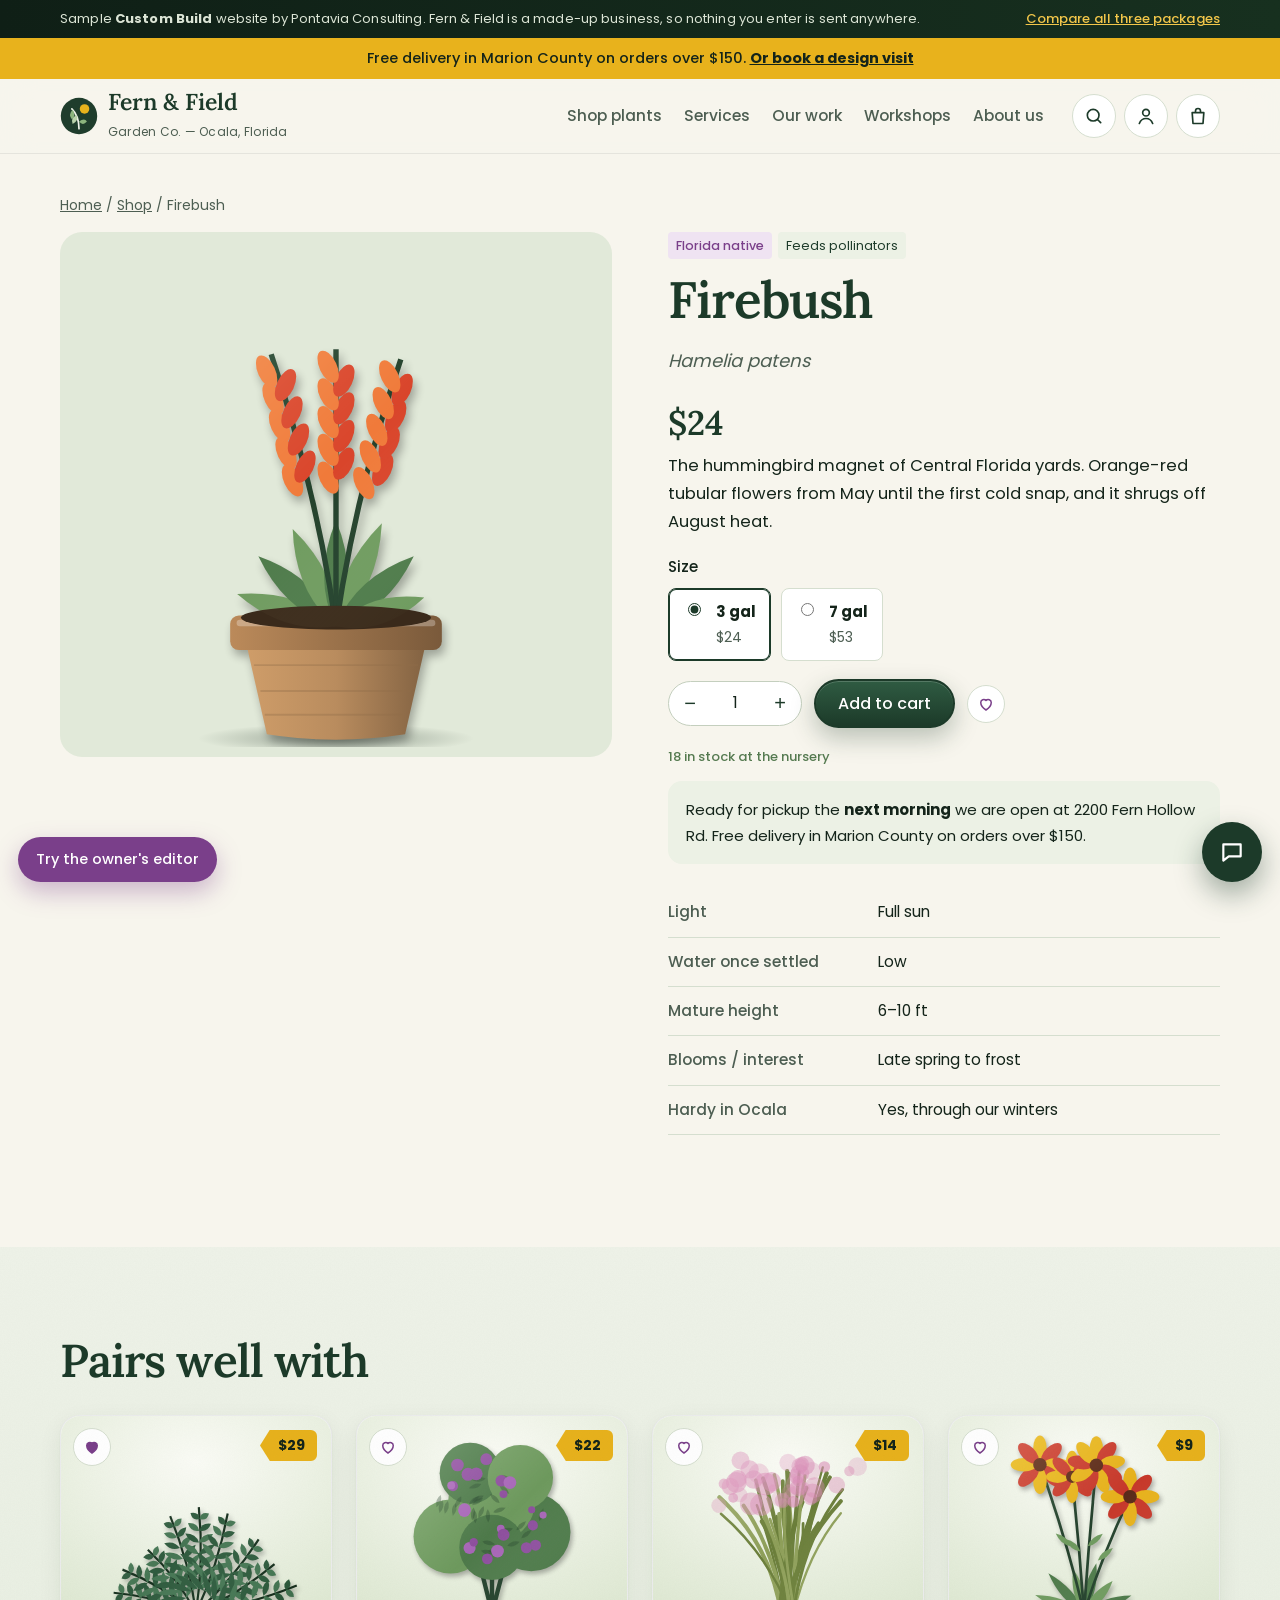
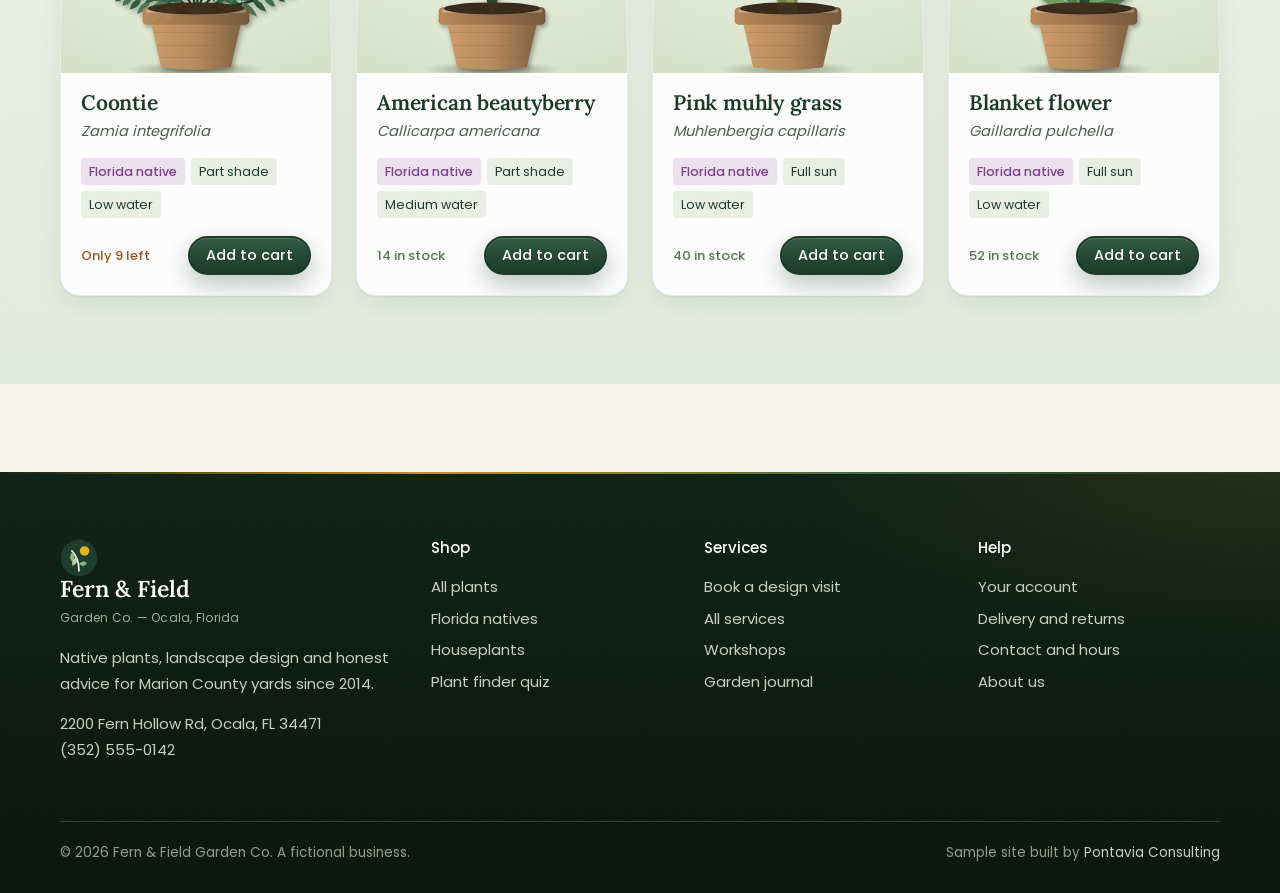
<file: product.html>
<!doctype html>
<html lang="en">
<head>
<meta charset="utf-8">
<meta name="viewport" content="width=device-width, initial-scale=1">
<title>Plant Details | Fern &amp; Field Garden Co., Ocala FL</title>
<meta name="description" content="Plant details, care notes and stock at Fern &amp; Field Garden Co. in Ocala, FL.">
<link rel="canonical" href="https://pontavia-consulting.github.io/Pontavia-Sample-Best/product.html">
<meta property="og:type" content="website">
<meta property="og:title" content="Plant Details | Fern &amp; Field Garden Co., Ocala FL">
<meta property="og:description" content="Plant details, care notes and stock at Fern &amp; Field Garden Co. in Ocala, FL.">
<meta property="og:url" content="https://pontavia-consulting.github.io/Pontavia-Sample-Best/product.html">
<meta name="theme-color" content="#1F3D2C">
<link rel="icon" href="assets/favicon.svg" type="image/svg+xml">
<link rel="preload" href="assets/fonts/lora.woff" as="font" type="font/woff" crossorigin>
<link rel="stylesheet" href="assets/style.css">
<link rel="stylesheet" href="assets/polish.css">
</head>
<body><div class="demo-bar"><div class="wrap"><span>Sample <b>Custom Build</b> website by Pontavia Consulting. Fern &amp; Field is a made-up business, so nothing you enter is sent anywhere.</span><a href="https://pontavia-consulting.github.io/Pontavia-Samples/">Compare all three packages</a></div></div><div class="promo">Free delivery in Marion County on orders over $150. <a href="design.html">Or book a design visit</a></div><header class="site-head"><div class="wrap">
<a class="logo" href="index.html"><svg viewBox="0 0 48 48" aria-hidden="true"><circle cx="24" cy="24" r="23" fill="#1F3D2C"/><circle cx="31" cy="15" r="6" fill="#E8B21C"/><path d="M24 40 C24 30 22 22 15 15" stroke="#EEF3E8" stroke-width="2.2" fill="none" stroke-linecap="round"/><path d="M16 16 Q 10 22 15 28 Q 21 23 16 16Z" fill="#8DB57E"/><path d="M21 23 Q 13 26 16 34 Q 24 30 21 23Z" fill="#B9D3AA"/><path d="M24 31 Q 31 26 34 31 Q 29 37 24 31Z" fill="#8DB57E"/></svg><span><b>Fern &amp; Field</b><small>Garden Co. — Ocala, Florida</small></span></a>
<nav class="nav" id="nav" aria-label="Main"><a href="shop.html">Shop plants</a><a href="services.html">Services</a><a href="gallery.html">Our work</a><a href="workshops.html">Workshops</a><a href="team.html">About us</a></nav>
<div class="head-tools">
<button class="tool-btn" type="button" data-search-open aria-label="Search plants"><svg viewBox="0 0 24 24" fill="none" stroke="currentColor" stroke-width="2" stroke-linecap="round"><circle cx="11" cy="11" r="7"/><path d="m20 20-3.5-3.5"/></svg></button>
<a class="tool-btn hide-sm" href="account.html" aria-label="Your account and rewards"><svg viewBox="0 0 24 24" fill="none" stroke="currentColor" stroke-width="2" stroke-linecap="round"><circle cx="12" cy="8" r="4"/><path d="M4 21c1.5-4 4.5-6 8-6s6.5 2 8 6"/></svg></a>
<button class="tool-btn" type="button" data-cart-open aria-label="Open cart"><svg viewBox="0 0 24 24" fill="none" stroke="currentColor" stroke-width="2" stroke-linejoin="round"><path d="M5 8h14l-1 13H6L5 8Z"/><path d="M9 8V6a3 3 0 0 1 6 0v2"/></svg><span class="badge" data-cart-count data-n="0"></span></button>
</div>
<button class="menu-btn" aria-expanded="false" aria-controls="nav" aria-label="Menu"><span></span><span></span><span></span></button>
</div></header><main id="main"><section class="section" style="padding-top:40px"><div class="wrap">
  <div class="crumbs" data-crumbs><a href="index.html">Home</a> / <a href="shop.html">Shop</a></div>
  <div class="product" data-product><p class="muted">Loading plant…</p></div>
</div></section>
<section class="section wash"><div class="wrap"><h2 style="margin-bottom:28px">Pairs well with</h2><div class="grid g4" data-related></div></div></section></main><footer class="site-foot"><div class="wrap">
<div class="cols">
<div><a class="logo" href="index.html"><svg viewBox="0 0 48 48" aria-hidden="true"><circle cx="24" cy="24" r="23" fill="#1F3D2C"/><circle cx="31" cy="15" r="6" fill="#E8B21C"/><path d="M24 40 C24 30 22 22 15 15" stroke="#EEF3E8" stroke-width="2.2" fill="none" stroke-linecap="round"/><path d="M16 16 Q 10 22 15 28 Q 21 23 16 16Z" fill="#8DB57E"/><path d="M21 23 Q 13 26 16 34 Q 24 30 21 23Z" fill="#B9D3AA"/><path d="M24 31 Q 31 26 34 31 Q 29 37 24 31Z" fill="#8DB57E"/></svg><span><b>Fern &amp; Field</b><small>Garden Co. — Ocala, Florida</small></span></a><p>Native plants, landscape design and honest advice for Marion County yards since 2014.</p>
<p>2200 Fern Hollow Rd, Ocala, FL 34471<br><a href="tel:+13525550142" style="display:inline">(352) 555-0142</a></p></div>
<div><h4>Shop</h4><a href="shop.html">All plants</a><a href="shop.html?cat=natives">Florida natives</a><a href="shop.html?cat=houseplants">Houseplants</a><a href="finder.html">Plant finder quiz</a></div><div><h4>Services</h4><a href="design.html">Book a design visit</a><a href="services.html">All services</a><a href="workshops.html">Workshops</a><a href="journal.html">Garden journal</a></div><div><h4>Help</h4><a href="account.html">Your account</a><a href="faq.html">Delivery and returns</a><a href="contact.html">Contact and hours</a><a href="team.html">About us</a></div>
</div>
<div class="base"><span>© 2026 Fern &amp; Field Garden Co. A fictional business.</span><span>Sample site built by <a href="https://pontavia-consulting.github.io/Pontavia-Samples/" style="display:inline">Pontavia Consulting</a></span></div>
</div></footer><button class="edit-fab" type="button" data-edit-toggle>Try the owner's editor</button><div class="drawer-shade" data-drawer-shade hidden></div>
<aside class="drawer" data-drawer aria-label="Cart" aria-hidden="true">
  <div class="drawer-head"><h2>Your cart</h2><button class="icon-btn" type="button" data-cart-close aria-label="Close cart">×</button></div>
  <div class="drawer-body" data-drawer-items></div>
  <div class="drawer-foot" data-drawer-foot></div>
</aside>
<div class="search-overlay" data-search hidden role="dialog" aria-modal="true" aria-label="Search">
  <div class="search-box"><label class="sr" for="s-q">Search plants and pages</label><input id="s-q" type="search" placeholder="Search plants, workshops, services…" autocomplete="off" data-search-q>
  <ul class="search-results" data-search-results></ul></div>
</div>
<button class="chat-fab" type="button" data-chat-open aria-label="Chat with the nursery"><svg viewBox="0 0 24 24" fill="none" stroke="currentColor" stroke-width="2" stroke-linejoin="round"><path d="M4 5h16v11H9l-5 4V5Z"/></svg></button>
<section class="chat" data-chat hidden aria-label="Chat">
  <div class="chat-head"><div><b>Ask the nursery</b><small>Priya usually replies in a few minutes</small></div><button type="button" data-chat-close aria-label="Close chat">×</button></div>
  <div class="chat-log" data-chat-log aria-live="polite"></div>
  <div class="quick" data-chat-quick></div>
  <form data-chat-form><label class="sr" for="chat-in">Message</label><input id="chat-in" placeholder="Type a question" autocomplete="off"><button class="btn small" type="submit">Send</button></form>
</section><script src="assets/art.js" defer></script>
<script src="assets/data.js" defer></script>
<script src="assets/core.js" defer></script>
<script src="assets/site.js" defer></script>
<script src="assets/store.js" defer></script>
<script src="assets/polish.js" defer></script>
</body>
</html>
</file>
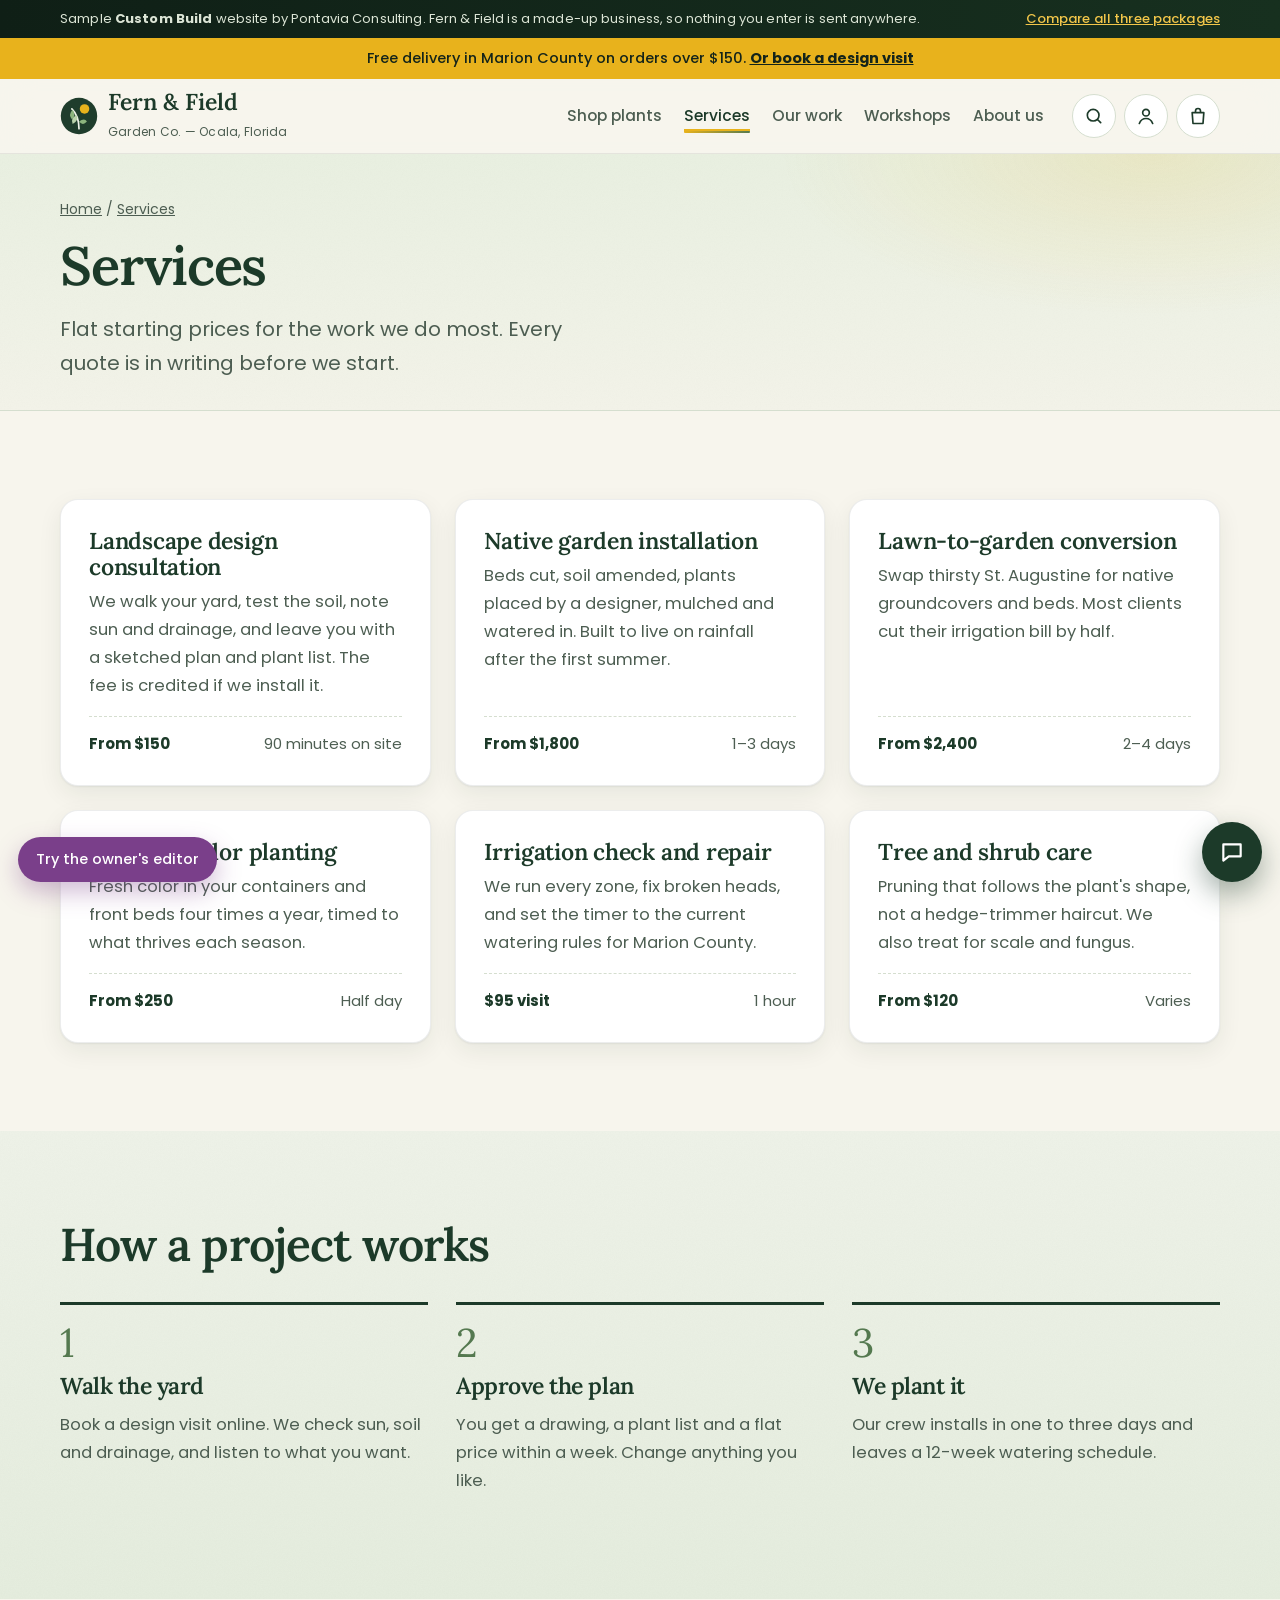
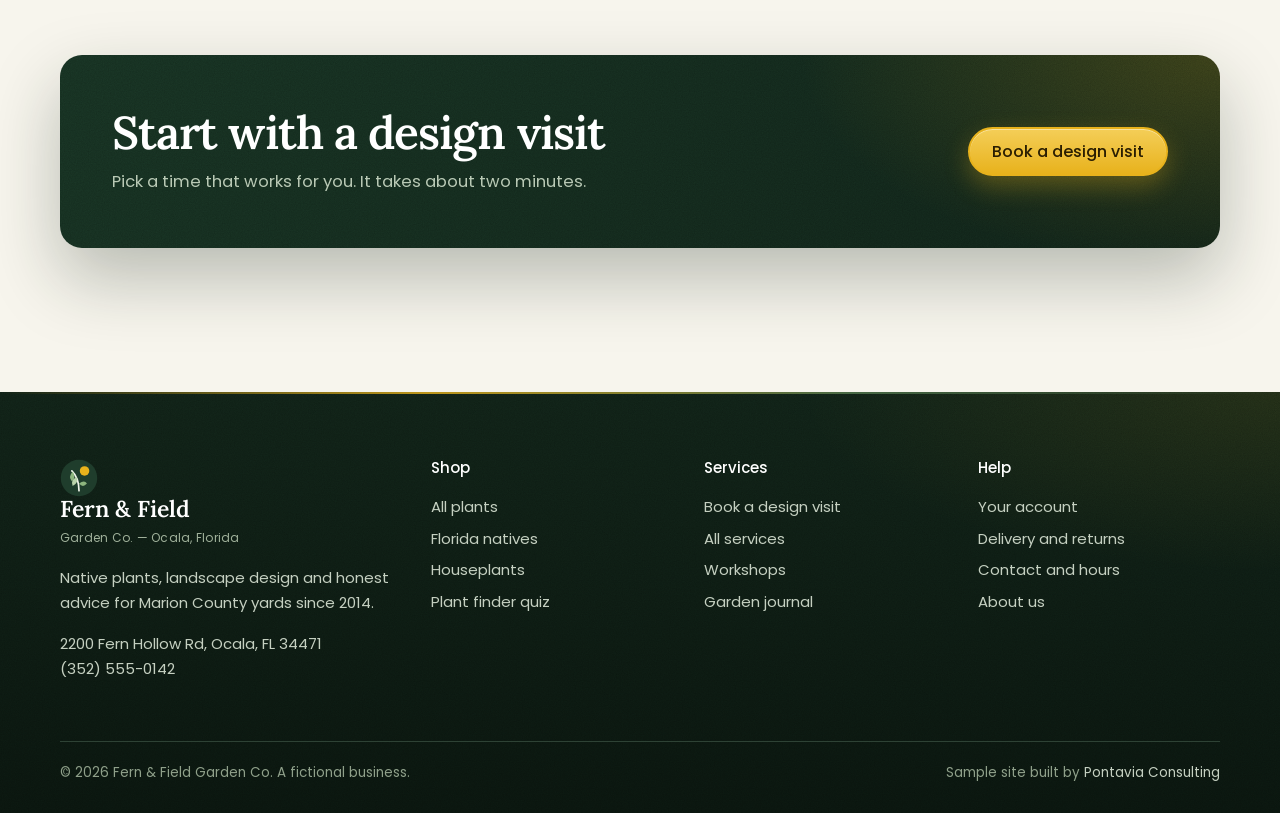
<file: services.html>
<!doctype html>
<html lang="en">
<head>
<meta charset="utf-8">
<meta name="viewport" content="width=device-width, initial-scale=1">
<title>Services &amp; Prices | Fern &amp; Field Garden Co., Ocala FL</title>
<meta name="description" content="Landscape design, native garden installs, lawn conversions, seasonal color and irrigation repair in Ocala, FL.">
<link rel="canonical" href="https://pontavia-consulting.github.io/Pontavia-Sample-Best/services.html">
<meta property="og:type" content="website">
<meta property="og:title" content="Services &amp; Prices | Fern &amp; Field Garden Co., Ocala FL">
<meta property="og:description" content="Landscape design, native garden installs, lawn conversions, seasonal color and irrigation repair in Ocala, FL.">
<meta property="og:url" content="https://pontavia-consulting.github.io/Pontavia-Sample-Best/services.html">
<meta name="theme-color" content="#1F3D2C">
<link rel="icon" href="assets/favicon.svg" type="image/svg+xml">
<link rel="preload" href="assets/fonts/lora.woff" as="font" type="font/woff" crossorigin>
<link rel="stylesheet" href="assets/style.css">
<link rel="stylesheet" href="assets/polish.css">
</head>
<body><div class="demo-bar"><div class="wrap"><span>Sample <b>Custom Build</b> website by Pontavia Consulting. Fern &amp; Field is a made-up business, so nothing you enter is sent anywhere.</span><a href="https://pontavia-consulting.github.io/Pontavia-Samples/">Compare all three packages</a></div></div><div class="promo">Free delivery in Marion County on orders over $150. <a href="design.html">Or book a design visit</a></div><header class="site-head"><div class="wrap">
<a class="logo" href="index.html"><svg viewBox="0 0 48 48" aria-hidden="true"><circle cx="24" cy="24" r="23" fill="#1F3D2C"/><circle cx="31" cy="15" r="6" fill="#E8B21C"/><path d="M24 40 C24 30 22 22 15 15" stroke="#EEF3E8" stroke-width="2.2" fill="none" stroke-linecap="round"/><path d="M16 16 Q 10 22 15 28 Q 21 23 16 16Z" fill="#8DB57E"/><path d="M21 23 Q 13 26 16 34 Q 24 30 21 23Z" fill="#B9D3AA"/><path d="M24 31 Q 31 26 34 31 Q 29 37 24 31Z" fill="#8DB57E"/></svg><span><b>Fern &amp; Field</b><small>Garden Co. — Ocala, Florida</small></span></a>
<nav class="nav" id="nav" aria-label="Main"><a href="shop.html">Shop plants</a><a href="services.html" aria-current="page">Services</a><a href="gallery.html">Our work</a><a href="workshops.html">Workshops</a><a href="team.html">About us</a></nav>
<div class="head-tools">
<button class="tool-btn" type="button" data-search-open aria-label="Search plants"><svg viewBox="0 0 24 24" fill="none" stroke="currentColor" stroke-width="2" stroke-linecap="round"><circle cx="11" cy="11" r="7"/><path d="m20 20-3.5-3.5"/></svg></button>
<a class="tool-btn hide-sm" href="account.html" aria-label="Your account and rewards"><svg viewBox="0 0 24 24" fill="none" stroke="currentColor" stroke-width="2" stroke-linecap="round"><circle cx="12" cy="8" r="4"/><path d="M4 21c1.5-4 4.5-6 8-6s6.5 2 8 6"/></svg></a>
<button class="tool-btn" type="button" data-cart-open aria-label="Open cart"><svg viewBox="0 0 24 24" fill="none" stroke="currentColor" stroke-width="2" stroke-linejoin="round"><path d="M5 8h14l-1 13H6L5 8Z"/><path d="M9 8V6a3 3 0 0 1 6 0v2"/></svg><span class="badge" data-cart-count data-n="0"></span></button>
</div>
<button class="menu-btn" aria-expanded="false" aria-controls="nav" aria-label="Menu"><span></span><span></span><span></span></button>
</div></header><main id="main"><section class="page-hero"><div class="wrap"><div class="crumbs"><a href="index.html">Home</a> / <a href="services.html">Services</a></div><h1>Services</h1><p class="lede">Flat starting prices for the work we do most. Every quote is in writing before we start.</p></div></section>
<section class="section"><div class="wrap"><div class="grid g3"><article class="card svc"><h3 data-edit>Landscape design consultation</h3><p class="muted" data-edit>We walk your yard, test the soil, note sun and drainage, and leave you with a sketched plan and plant list. The fee is credited if we install it.</p><div class="meta"><span class="price" data-edit>From $150</span><span>90 minutes on site</span></div></article><article class="card svc"><h3 data-edit>Native garden installation</h3><p class="muted" data-edit>Beds cut, soil amended, plants placed by a designer, mulched and watered in. Built to live on rainfall after the first summer.</p><div class="meta"><span class="price" data-edit>From $1,800</span><span>1–3 days</span></div></article><article class="card svc"><h3 data-edit>Lawn-to-garden conversion</h3><p class="muted" data-edit>Swap thirsty St. Augustine for native groundcovers and beds. Most clients cut their irrigation bill by half.</p><div class="meta"><span class="price" data-edit>From $2,400</span><span>2–4 days</span></div></article><article class="card svc"><h3 data-edit>Seasonal color planting</h3><p class="muted" data-edit>Fresh color in your containers and front beds four times a year, timed to what thrives each season.</p><div class="meta"><span class="price" data-edit>From $250</span><span>Half day</span></div></article><article class="card svc"><h3 data-edit>Irrigation check and repair</h3><p class="muted" data-edit>We run every zone, fix broken heads, and set the timer to the current watering rules for Marion County.</p><div class="meta"><span class="price" data-edit>$95 visit</span><span>1 hour</span></div></article><article class="card svc"><h3 data-edit>Tree and shrub care</h3><p class="muted" data-edit>Pruning that follows the plant&#x27;s shape, not a hedge-trimmer haircut. We also treat for scale and fungus.</p><div class="meta"><span class="price" data-edit>From $120</span><span>Varies</span></div></article></div></div></section>
<section class="section wash"><div class="wrap">
  <h2>How a project works</h2>
  <ol class="steps" style="margin-top:32px">
    <li><h3>Walk the yard</h3><p class="muted">Book a design visit online. We check sun, soil and drainage, and listen to what you want.</p></li>
    <li><h3>Approve the plan</h3><p class="muted">You get a drawing, a plant list and a flat price within a week. Change anything you like.</p></li>
    <li><h3>We plant it</h3><p class="muted">Our crew installs in one to three days and leaves a 12-week watering schedule.</p></li>
  </ol>
</div></section>
<section class="section tight"><div class="wrap"><div class="cta-band"><div><h2>Start with a design visit</h2><p>Pick a time that works for you. It takes about two minutes.</p></div><a class="btn gold" href="design.html">Book a design visit</a></div></div></section></main><footer class="site-foot"><div class="wrap">
<div class="cols">
<div><a class="logo" href="index.html"><svg viewBox="0 0 48 48" aria-hidden="true"><circle cx="24" cy="24" r="23" fill="#1F3D2C"/><circle cx="31" cy="15" r="6" fill="#E8B21C"/><path d="M24 40 C24 30 22 22 15 15" stroke="#EEF3E8" stroke-width="2.2" fill="none" stroke-linecap="round"/><path d="M16 16 Q 10 22 15 28 Q 21 23 16 16Z" fill="#8DB57E"/><path d="M21 23 Q 13 26 16 34 Q 24 30 21 23Z" fill="#B9D3AA"/><path d="M24 31 Q 31 26 34 31 Q 29 37 24 31Z" fill="#8DB57E"/></svg><span><b>Fern &amp; Field</b><small>Garden Co. — Ocala, Florida</small></span></a><p>Native plants, landscape design and honest advice for Marion County yards since 2014.</p>
<p>2200 Fern Hollow Rd, Ocala, FL 34471<br><a href="tel:+13525550142" style="display:inline">(352) 555-0142</a></p></div>
<div><h4>Shop</h4><a href="shop.html">All plants</a><a href="shop.html?cat=natives">Florida natives</a><a href="shop.html?cat=houseplants">Houseplants</a><a href="finder.html">Plant finder quiz</a></div><div><h4>Services</h4><a href="design.html">Book a design visit</a><a href="services.html">All services</a><a href="workshops.html">Workshops</a><a href="journal.html">Garden journal</a></div><div><h4>Help</h4><a href="account.html">Your account</a><a href="faq.html">Delivery and returns</a><a href="contact.html">Contact and hours</a><a href="team.html">About us</a></div>
</div>
<div class="base"><span>© 2026 Fern &amp; Field Garden Co. A fictional business.</span><span>Sample site built by <a href="https://pontavia-consulting.github.io/Pontavia-Samples/" style="display:inline">Pontavia Consulting</a></span></div>
</div></footer><button class="edit-fab" type="button" data-edit-toggle>Try the owner's editor</button><div class="drawer-shade" data-drawer-shade hidden></div>
<aside class="drawer" data-drawer aria-label="Cart" aria-hidden="true">
  <div class="drawer-head"><h2>Your cart</h2><button class="icon-btn" type="button" data-cart-close aria-label="Close cart">×</button></div>
  <div class="drawer-body" data-drawer-items></div>
  <div class="drawer-foot" data-drawer-foot></div>
</aside>
<div class="search-overlay" data-search hidden role="dialog" aria-modal="true" aria-label="Search">
  <div class="search-box"><label class="sr" for="s-q">Search plants and pages</label><input id="s-q" type="search" placeholder="Search plants, workshops, services…" autocomplete="off" data-search-q>
  <ul class="search-results" data-search-results></ul></div>
</div>
<button class="chat-fab" type="button" data-chat-open aria-label="Chat with the nursery"><svg viewBox="0 0 24 24" fill="none" stroke="currentColor" stroke-width="2" stroke-linejoin="round"><path d="M4 5h16v11H9l-5 4V5Z"/></svg></button>
<section class="chat" data-chat hidden aria-label="Chat">
  <div class="chat-head"><div><b>Ask the nursery</b><small>Priya usually replies in a few minutes</small></div><button type="button" data-chat-close aria-label="Close chat">×</button></div>
  <div class="chat-log" data-chat-log aria-live="polite"></div>
  <div class="quick" data-chat-quick></div>
  <form data-chat-form><label class="sr" for="chat-in">Message</label><input id="chat-in" placeholder="Type a question" autocomplete="off"><button class="btn small" type="submit">Send</button></form>
</section><script src="assets/art.js" defer></script>
<script src="assets/data.js" defer></script>
<script src="assets/core.js" defer></script>
<script src="assets/site.js" defer></script>
<script src="assets/store.js" defer></script>
<script src="assets/polish.js" defer></script>
</body>
</html>
</file>
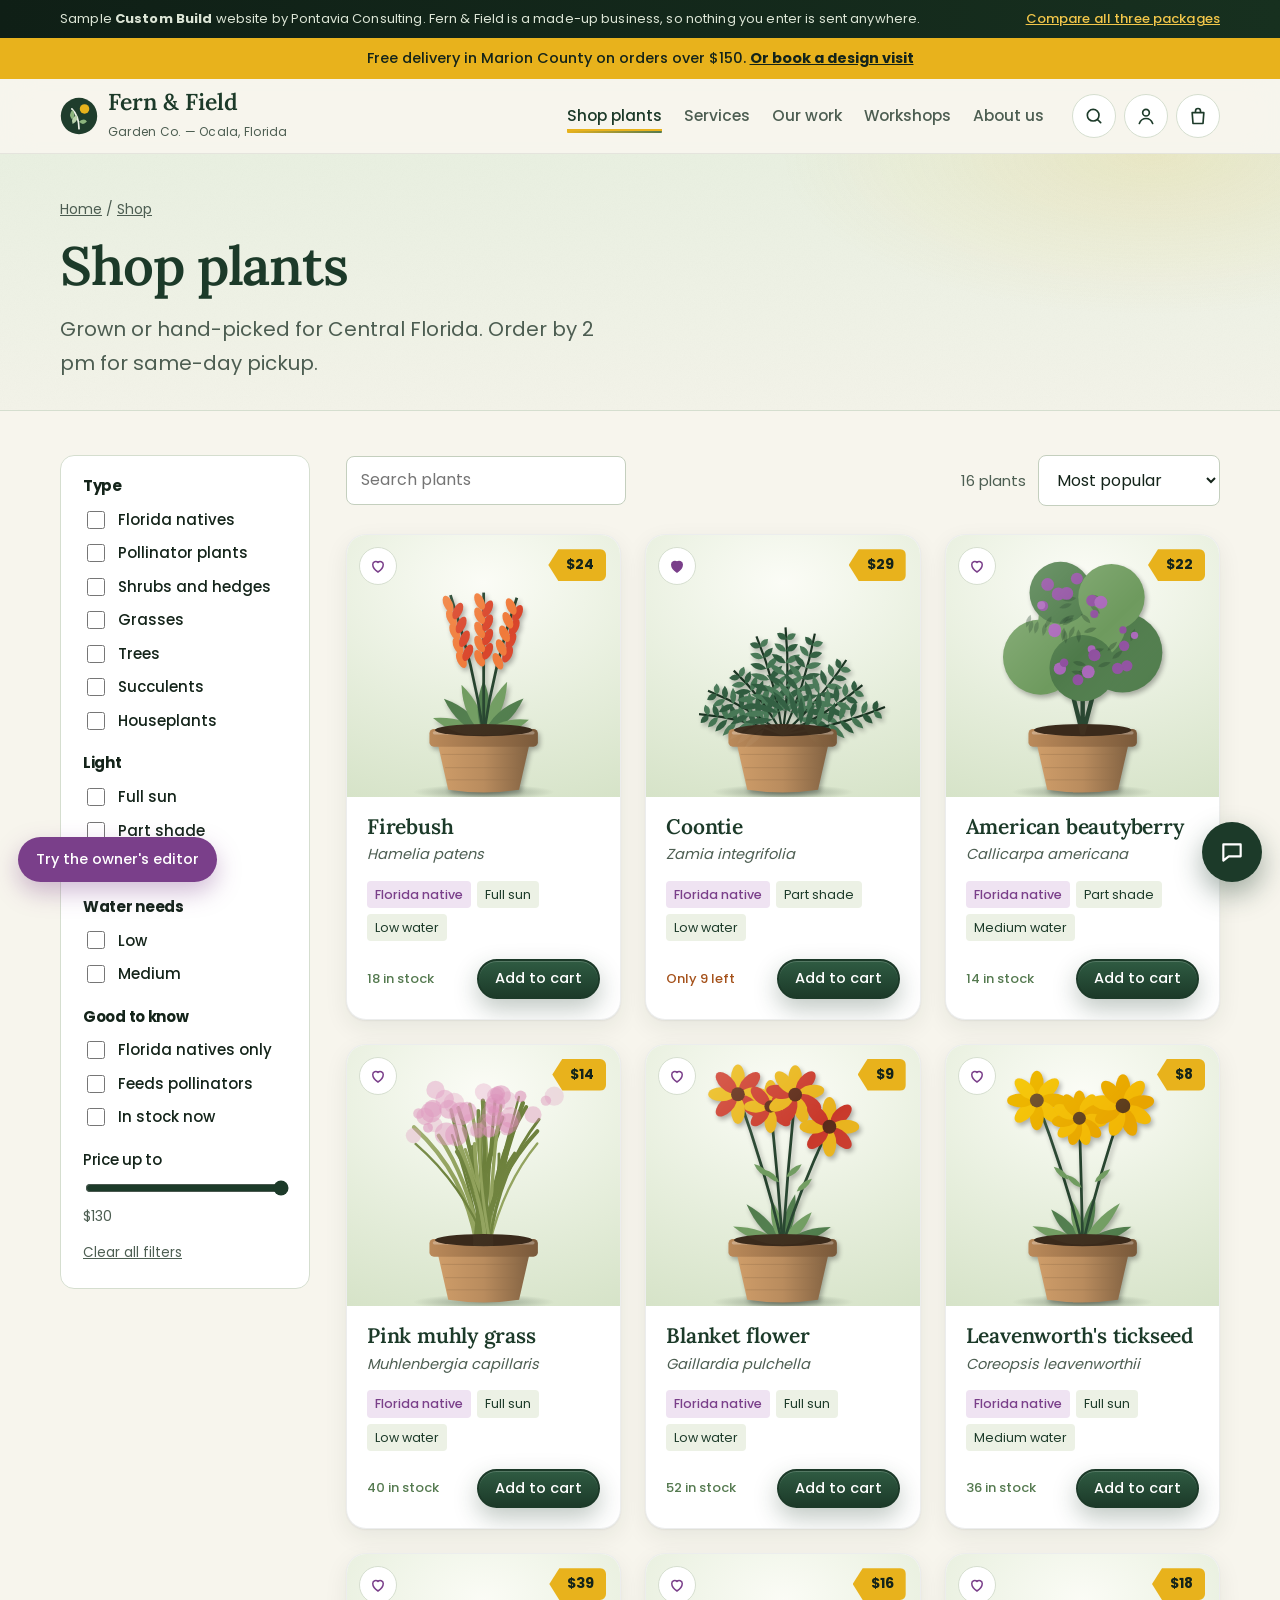
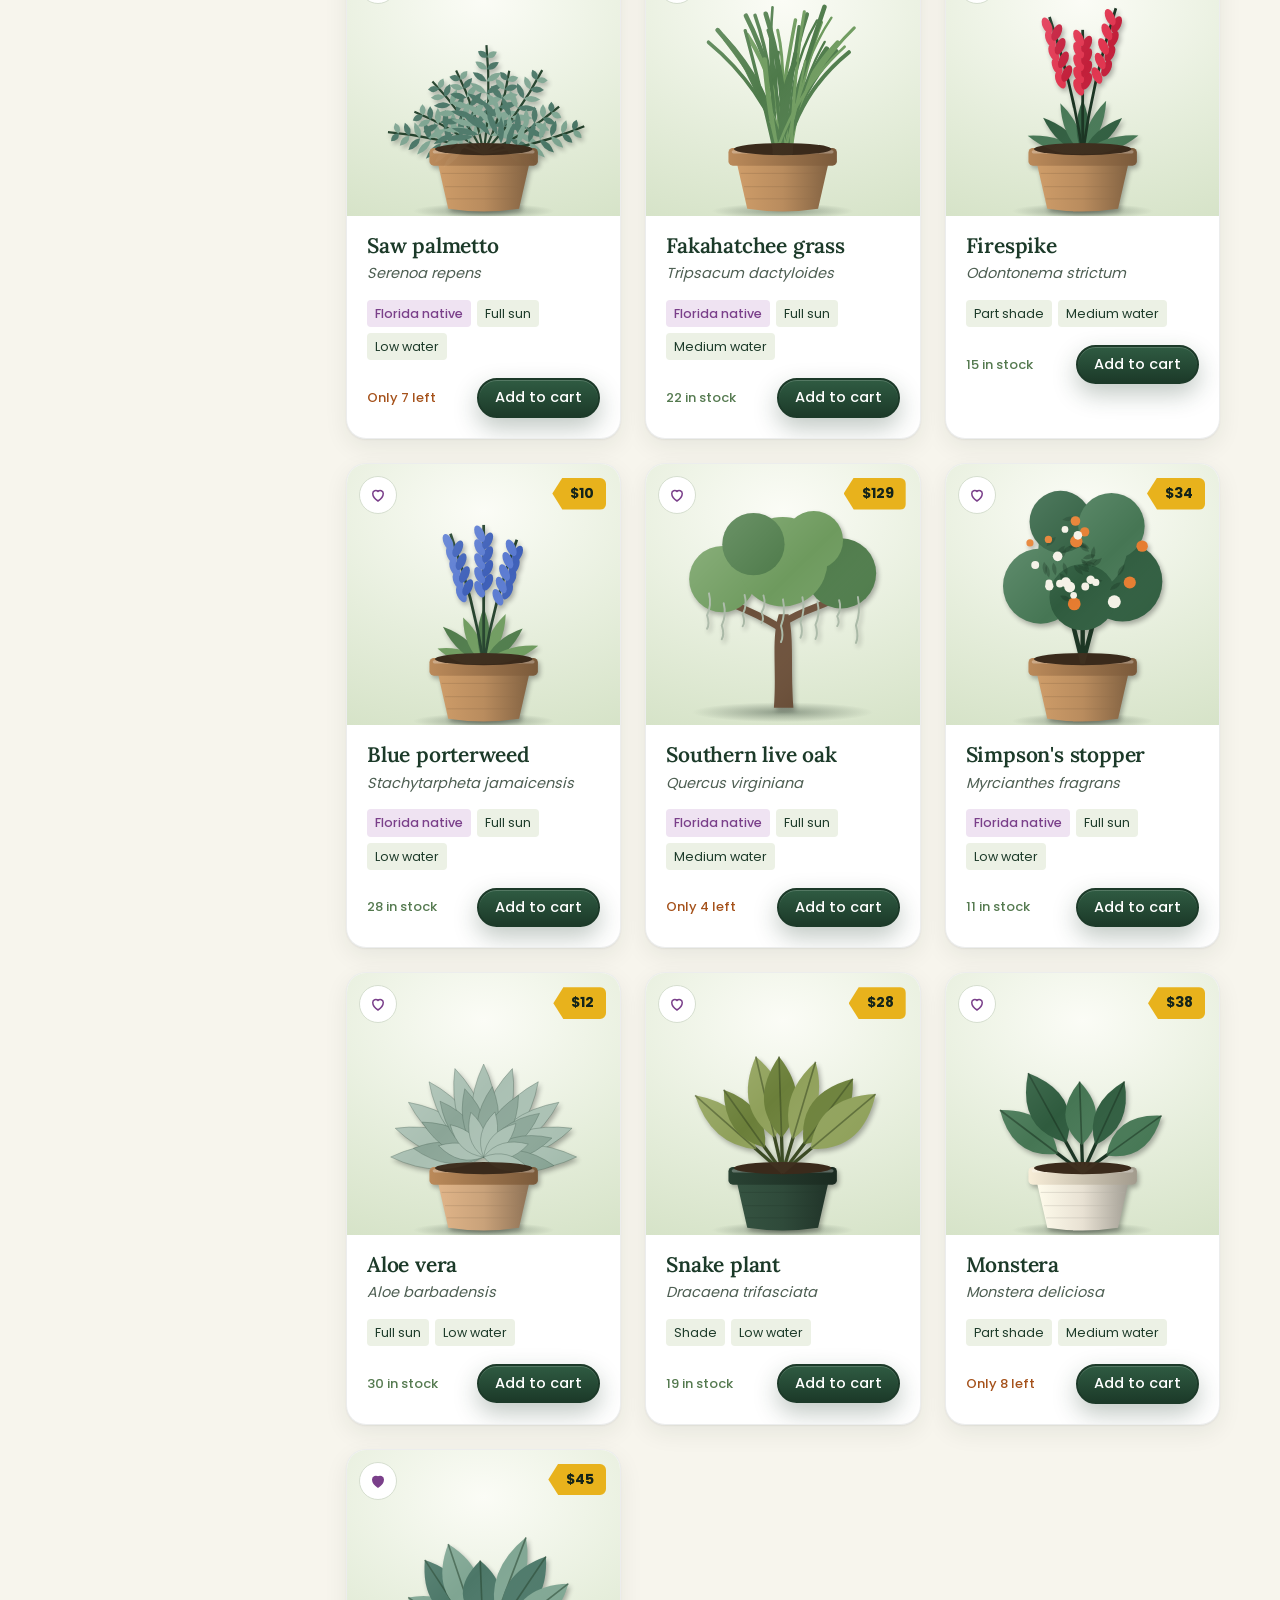
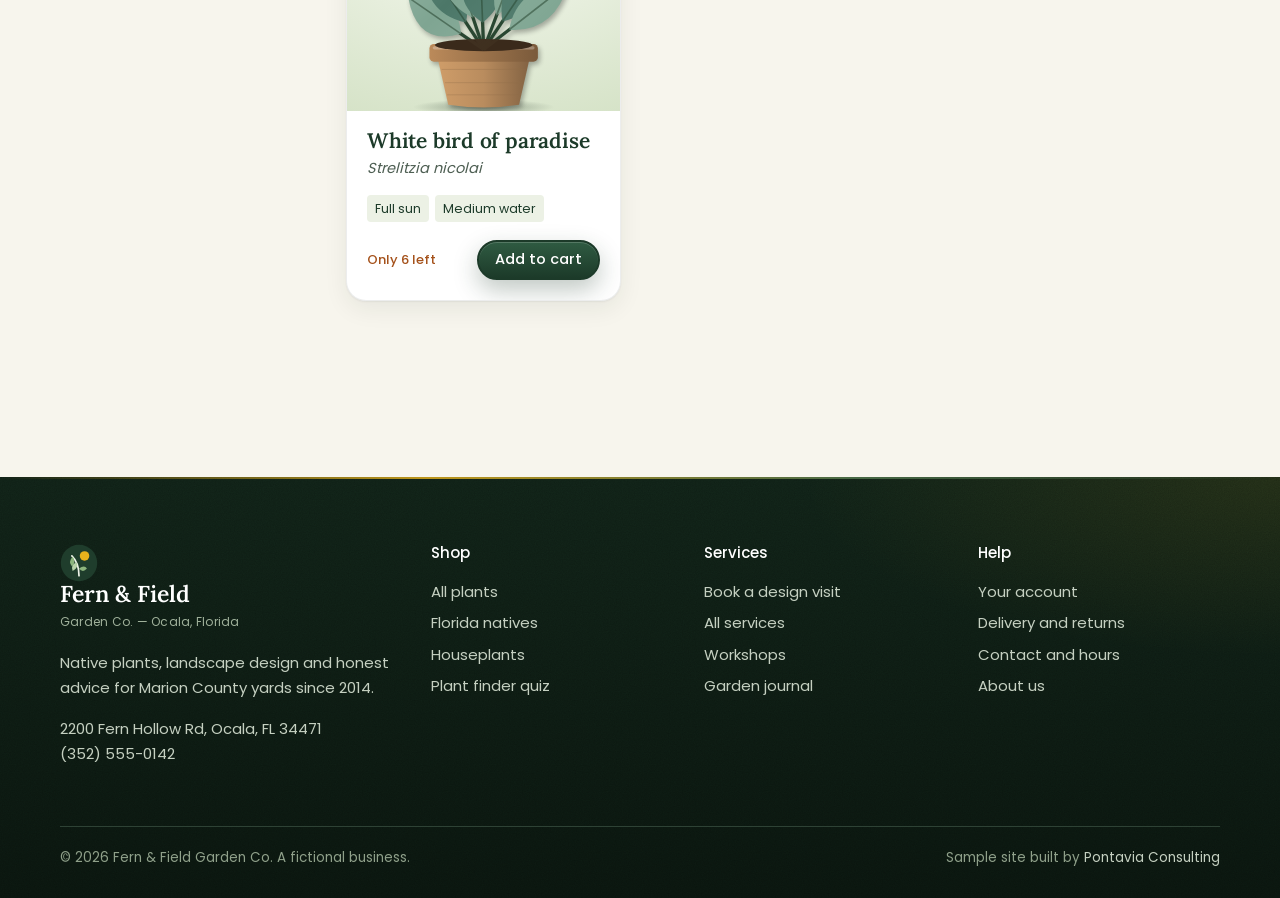
<file: shop.html>
<!doctype html>
<html lang="en">
<head>
<meta charset="utf-8">
<meta name="viewport" content="width=device-width, initial-scale=1">
<title>Shop Native Plants Online | Fern &amp; Field Garden Co., Ocala FL</title>
<meta name="description" content="Buy native and Florida-friendly plants online in Ocala, FL. Filter by sun, water and type. Pickup or Marion County delivery.">
<link rel="canonical" href="https://pontavia-consulting.github.io/Pontavia-Sample-Best/shop.html">
<meta property="og:type" content="website">
<meta property="og:title" content="Shop Native Plants Online | Fern &amp; Field Garden Co., Ocala FL">
<meta property="og:description" content="Buy native and Florida-friendly plants online in Ocala, FL. Filter by sun, water and type. Pickup or Marion County delivery.">
<meta property="og:url" content="https://pontavia-consulting.github.io/Pontavia-Sample-Best/shop.html">
<meta name="theme-color" content="#1F3D2C">
<link rel="icon" href="assets/favicon.svg" type="image/svg+xml">
<link rel="preload" href="assets/fonts/lora.woff" as="font" type="font/woff" crossorigin>
<link rel="stylesheet" href="assets/style.css">
<link rel="stylesheet" href="assets/polish.css">
</head>
<body><div class="demo-bar"><div class="wrap"><span>Sample <b>Custom Build</b> website by Pontavia Consulting. Fern &amp; Field is a made-up business, so nothing you enter is sent anywhere.</span><a href="https://pontavia-consulting.github.io/Pontavia-Samples/">Compare all three packages</a></div></div><div class="promo">Free delivery in Marion County on orders over $150. <a href="design.html">Or book a design visit</a></div><header class="site-head"><div class="wrap">
<a class="logo" href="index.html"><svg viewBox="0 0 48 48" aria-hidden="true"><circle cx="24" cy="24" r="23" fill="#1F3D2C"/><circle cx="31" cy="15" r="6" fill="#E8B21C"/><path d="M24 40 C24 30 22 22 15 15" stroke="#EEF3E8" stroke-width="2.2" fill="none" stroke-linecap="round"/><path d="M16 16 Q 10 22 15 28 Q 21 23 16 16Z" fill="#8DB57E"/><path d="M21 23 Q 13 26 16 34 Q 24 30 21 23Z" fill="#B9D3AA"/><path d="M24 31 Q 31 26 34 31 Q 29 37 24 31Z" fill="#8DB57E"/></svg><span><b>Fern &amp; Field</b><small>Garden Co. — Ocala, Florida</small></span></a>
<nav class="nav" id="nav" aria-label="Main"><a href="shop.html" aria-current="page">Shop plants</a><a href="services.html">Services</a><a href="gallery.html">Our work</a><a href="workshops.html">Workshops</a><a href="team.html">About us</a></nav>
<div class="head-tools">
<button class="tool-btn" type="button" data-search-open aria-label="Search plants"><svg viewBox="0 0 24 24" fill="none" stroke="currentColor" stroke-width="2" stroke-linecap="round"><circle cx="11" cy="11" r="7"/><path d="m20 20-3.5-3.5"/></svg></button>
<a class="tool-btn hide-sm" href="account.html" aria-label="Your account and rewards"><svg viewBox="0 0 24 24" fill="none" stroke="currentColor" stroke-width="2" stroke-linecap="round"><circle cx="12" cy="8" r="4"/><path d="M4 21c1.5-4 4.5-6 8-6s6.5 2 8 6"/></svg></a>
<button class="tool-btn" type="button" data-cart-open aria-label="Open cart"><svg viewBox="0 0 24 24" fill="none" stroke="currentColor" stroke-width="2" stroke-linejoin="round"><path d="M5 8h14l-1 13H6L5 8Z"/><path d="M9 8V6a3 3 0 0 1 6 0v2"/></svg><span class="badge" data-cart-count data-n="0"></span></button>
</div>
<button class="menu-btn" aria-expanded="false" aria-controls="nav" aria-label="Menu"><span></span><span></span><span></span></button>
</div></header><main id="main"><section class="page-hero"><div class="wrap"><div class="crumbs"><a href="index.html">Home</a> / <a href="shop.html">Shop</a></div><h1>Shop plants</h1><p class="lede">Grown or hand-picked for Central Florida. Order by 2 pm for same-day pickup.</p></div></section>
<section class="section" style="padding-top:44px"><div class="wrap">
  <div class="shop">
    <aside class="filters" id="filters" aria-label="Filters" data-filters>
      <h3>Type</h3><label class="check"><input type="checkbox" name="cat" value="natives"> Florida natives</label><label class="check"><input type="checkbox" name="cat" value="pollinator"> Pollinator plants</label><label class="check"><input type="checkbox" name="cat" value="shrubs"> Shrubs and hedges</label><label class="check"><input type="checkbox" name="cat" value="grasses"> Grasses</label><label class="check"><input type="checkbox" name="cat" value="trees"> Trees</label><label class="check"><input type="checkbox" name="cat" value="succulents"> Succulents</label><label class="check"><input type="checkbox" name="cat" value="houseplants"> Houseplants</label>
      <h3>Light</h3>
      <label class="check"><input type="checkbox" name="light" value="Full sun"> Full sun</label>
      <label class="check"><input type="checkbox" name="light" value="Part shade"> Part shade</label>
      <label class="check"><input type="checkbox" name="light" value="Shade"> Shade</label>
      <h3>Water needs</h3>
      <label class="check"><input type="checkbox" name="water" value="Low"> Low</label>
      <label class="check"><input type="checkbox" name="water" value="Medium"> Medium</label>
      <h3>Good to know</h3>
      <label class="check"><input type="checkbox" name="native"> Florida natives only</label>
      <label class="check"><input type="checkbox" name="pollinator"> Feeds pollinators</label>
      <label class="check"><input type="checkbox" name="instock"> In stock now</label>
      <h3><label for="maxp">Price up to</label></h3>
      <input id="maxp" type="range" name="max" min="10" max="130" step="5" value="130"><div class="range-out" data-max-out>$130</div>
      <button class="link-btn" type="button" data-clear style="margin-top:14px">Clear all filters</button>
    </aside>
    <div>
      <div class="toolbar">
        <div style="display:flex;gap:10px;flex-wrap:wrap;align-items:center">
          <button class="btn ghost small filters-toggle" type="button" data-filters-toggle aria-controls="filters" aria-expanded="false">Filters</button>
          <label class="sr" for="shop-q">Search</label><input id="shop-q" type="search" class="search" placeholder="Search plants" data-shop-q>
        </div>
        <div style="display:flex;gap:12px;align-items:center"><span class="count" data-shop-count aria-live="polite"></span>
        <label class="sr" for="sort">Sort</label><select id="sort" data-sort style="width:auto"><option value="pop">Most popular</option><option value="low">Price: low to high</option><option value="high">Price: high to low</option><option value="az">Name A–Z</option></select></div>
      </div>
      <div class="grid g3" data-shop-grid></div>
    </div>
  </div>
</div></section></main><footer class="site-foot"><div class="wrap">
<div class="cols">
<div><a class="logo" href="index.html"><svg viewBox="0 0 48 48" aria-hidden="true"><circle cx="24" cy="24" r="23" fill="#1F3D2C"/><circle cx="31" cy="15" r="6" fill="#E8B21C"/><path d="M24 40 C24 30 22 22 15 15" stroke="#EEF3E8" stroke-width="2.2" fill="none" stroke-linecap="round"/><path d="M16 16 Q 10 22 15 28 Q 21 23 16 16Z" fill="#8DB57E"/><path d="M21 23 Q 13 26 16 34 Q 24 30 21 23Z" fill="#B9D3AA"/><path d="M24 31 Q 31 26 34 31 Q 29 37 24 31Z" fill="#8DB57E"/></svg><span><b>Fern &amp; Field</b><small>Garden Co. — Ocala, Florida</small></span></a><p>Native plants, landscape design and honest advice for Marion County yards since 2014.</p>
<p>2200 Fern Hollow Rd, Ocala, FL 34471<br><a href="tel:+13525550142" style="display:inline">(352) 555-0142</a></p></div>
<div><h4>Shop</h4><a href="shop.html">All plants</a><a href="shop.html?cat=natives">Florida natives</a><a href="shop.html?cat=houseplants">Houseplants</a><a href="finder.html">Plant finder quiz</a></div><div><h4>Services</h4><a href="design.html">Book a design visit</a><a href="services.html">All services</a><a href="workshops.html">Workshops</a><a href="journal.html">Garden journal</a></div><div><h4>Help</h4><a href="account.html">Your account</a><a href="faq.html">Delivery and returns</a><a href="contact.html">Contact and hours</a><a href="team.html">About us</a></div>
</div>
<div class="base"><span>© 2026 Fern &amp; Field Garden Co. A fictional business.</span><span>Sample site built by <a href="https://pontavia-consulting.github.io/Pontavia-Samples/" style="display:inline">Pontavia Consulting</a></span></div>
</div></footer><button class="edit-fab" type="button" data-edit-toggle>Try the owner's editor</button><div class="drawer-shade" data-drawer-shade hidden></div>
<aside class="drawer" data-drawer aria-label="Cart" aria-hidden="true">
  <div class="drawer-head"><h2>Your cart</h2><button class="icon-btn" type="button" data-cart-close aria-label="Close cart">×</button></div>
  <div class="drawer-body" data-drawer-items></div>
  <div class="drawer-foot" data-drawer-foot></div>
</aside>
<div class="search-overlay" data-search hidden role="dialog" aria-modal="true" aria-label="Search">
  <div class="search-box"><label class="sr" for="s-q">Search plants and pages</label><input id="s-q" type="search" placeholder="Search plants, workshops, services…" autocomplete="off" data-search-q>
  <ul class="search-results" data-search-results></ul></div>
</div>
<button class="chat-fab" type="button" data-chat-open aria-label="Chat with the nursery"><svg viewBox="0 0 24 24" fill="none" stroke="currentColor" stroke-width="2" stroke-linejoin="round"><path d="M4 5h16v11H9l-5 4V5Z"/></svg></button>
<section class="chat" data-chat hidden aria-label="Chat">
  <div class="chat-head"><div><b>Ask the nursery</b><small>Priya usually replies in a few minutes</small></div><button type="button" data-chat-close aria-label="Close chat">×</button></div>
  <div class="chat-log" data-chat-log aria-live="polite"></div>
  <div class="quick" data-chat-quick></div>
  <form data-chat-form><label class="sr" for="chat-in">Message</label><input id="chat-in" placeholder="Type a question" autocomplete="off"><button class="btn small" type="submit">Send</button></form>
</section><script src="assets/art.js" defer></script>
<script src="assets/data.js" defer></script>
<script src="assets/core.js" defer></script>
<script src="assets/site.js" defer></script>
<script src="assets/store.js" defer></script>
<script src="assets/polish.js" defer></script>
</body>
</html>
</file>
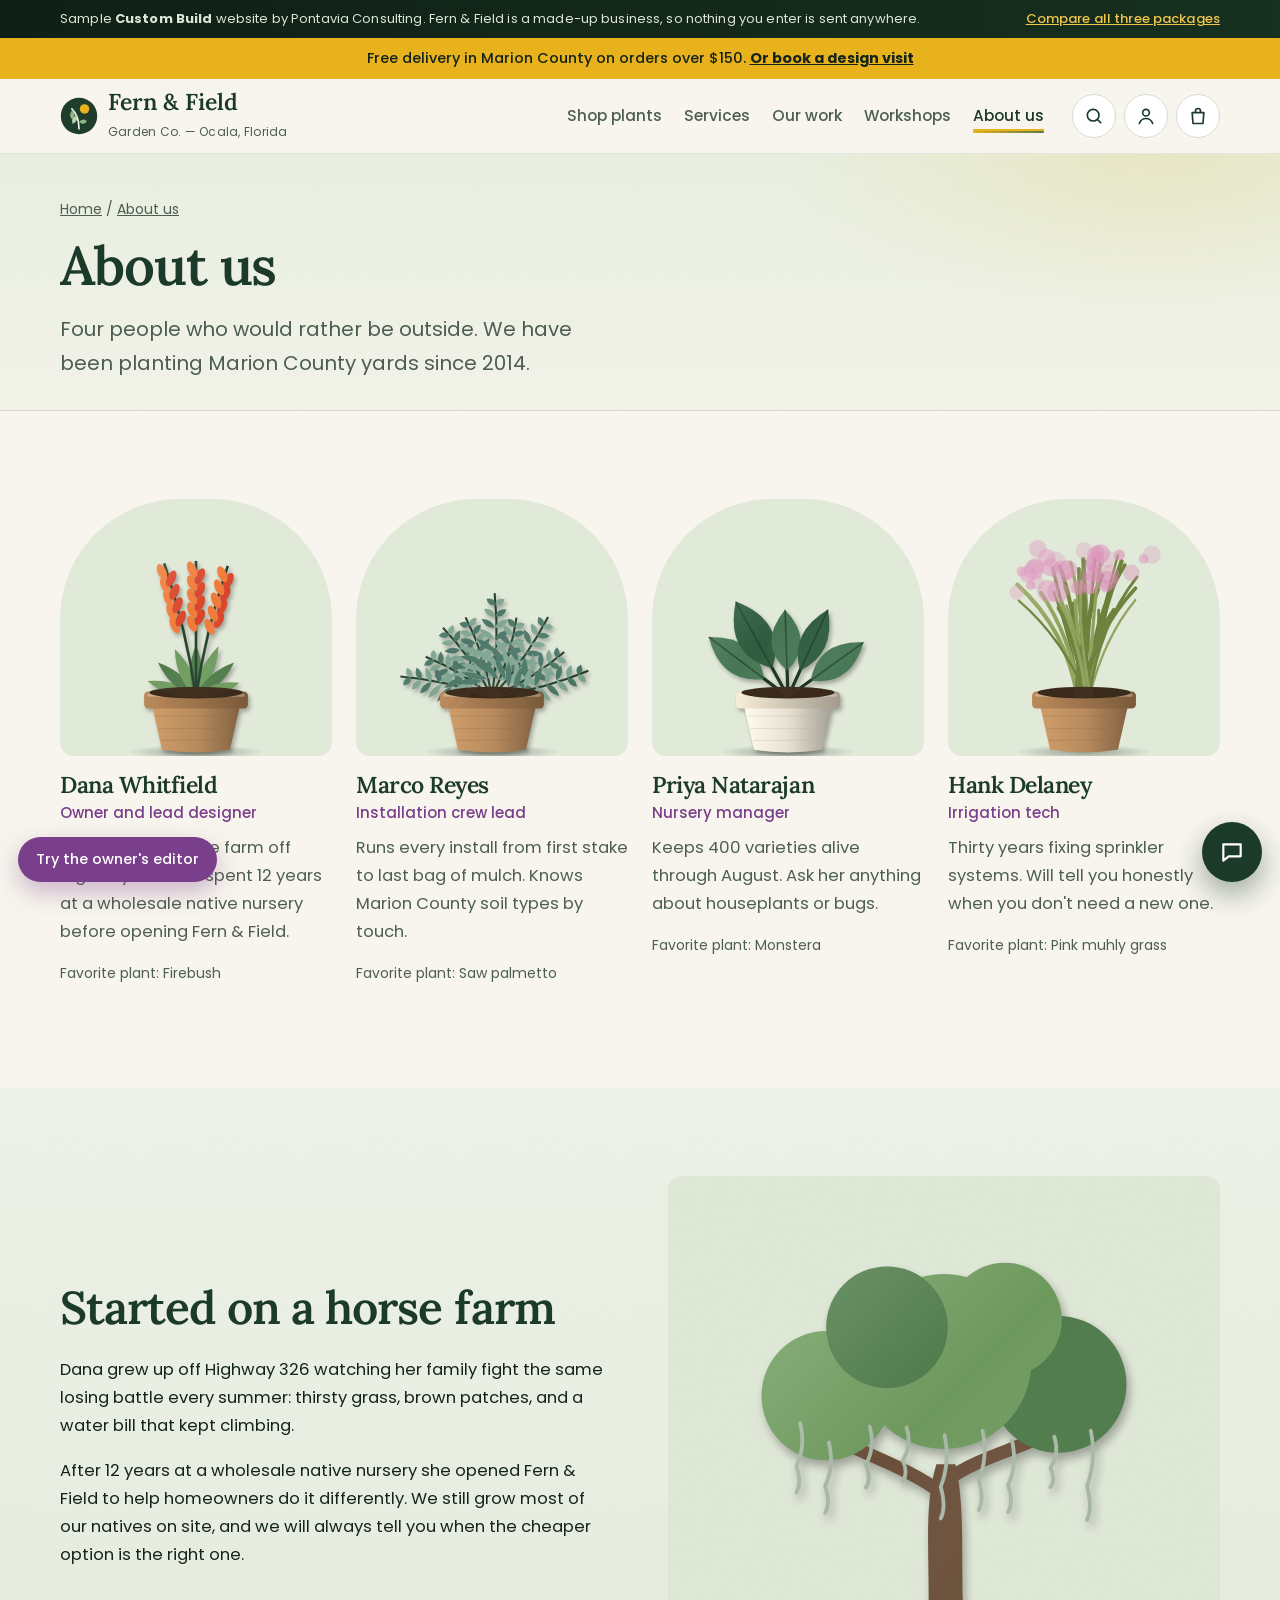
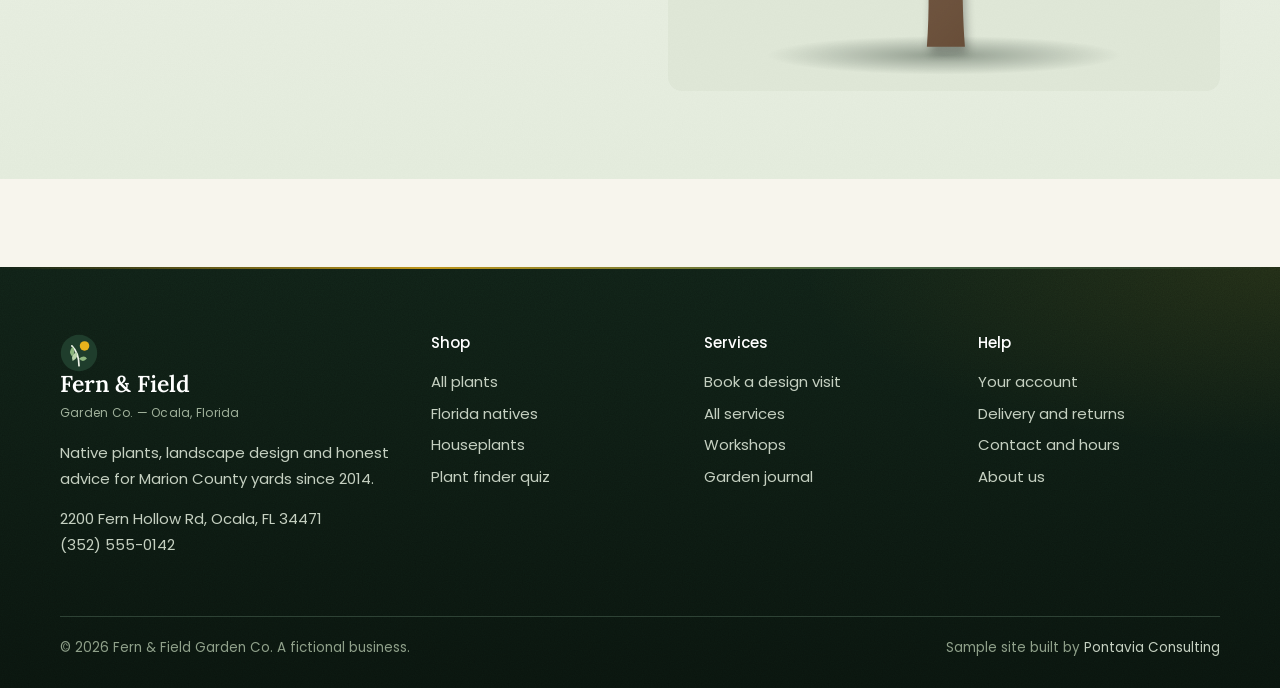
<file: team.html>
<!doctype html>
<html lang="en">
<head>
<meta charset="utf-8">
<meta name="viewport" content="width=device-width, initial-scale=1">
<title>About Us &amp; Our Team | Fern &amp; Field Garden Co., Ocala FL</title>
<meta name="description" content="Meet the Fern &amp; Field team: designers, installers and nursery staff in Ocala, FL.">
<link rel="canonical" href="https://pontavia-consulting.github.io/Pontavia-Sample-Best/team.html">
<meta property="og:type" content="website">
<meta property="og:title" content="About Us &amp; Our Team | Fern &amp; Field Garden Co., Ocala FL">
<meta property="og:description" content="Meet the Fern &amp; Field team: designers, installers and nursery staff in Ocala, FL.">
<meta property="og:url" content="https://pontavia-consulting.github.io/Pontavia-Sample-Best/team.html">
<meta name="theme-color" content="#1F3D2C">
<link rel="icon" href="assets/favicon.svg" type="image/svg+xml">
<link rel="preload" href="assets/fonts/lora.woff" as="font" type="font/woff" crossorigin>
<link rel="stylesheet" href="assets/style.css">
<link rel="stylesheet" href="assets/polish.css">
</head>
<body><div class="demo-bar"><div class="wrap"><span>Sample <b>Custom Build</b> website by Pontavia Consulting. Fern &amp; Field is a made-up business, so nothing you enter is sent anywhere.</span><a href="https://pontavia-consulting.github.io/Pontavia-Samples/">Compare all three packages</a></div></div><div class="promo">Free delivery in Marion County on orders over $150. <a href="design.html">Or book a design visit</a></div><header class="site-head"><div class="wrap">
<a class="logo" href="index.html"><svg viewBox="0 0 48 48" aria-hidden="true"><circle cx="24" cy="24" r="23" fill="#1F3D2C"/><circle cx="31" cy="15" r="6" fill="#E8B21C"/><path d="M24 40 C24 30 22 22 15 15" stroke="#EEF3E8" stroke-width="2.2" fill="none" stroke-linecap="round"/><path d="M16 16 Q 10 22 15 28 Q 21 23 16 16Z" fill="#8DB57E"/><path d="M21 23 Q 13 26 16 34 Q 24 30 21 23Z" fill="#B9D3AA"/><path d="M24 31 Q 31 26 34 31 Q 29 37 24 31Z" fill="#8DB57E"/></svg><span><b>Fern &amp; Field</b><small>Garden Co. — Ocala, Florida</small></span></a>
<nav class="nav" id="nav" aria-label="Main"><a href="shop.html">Shop plants</a><a href="services.html">Services</a><a href="gallery.html">Our work</a><a href="workshops.html">Workshops</a><a href="team.html" aria-current="page">About us</a></nav>
<div class="head-tools">
<button class="tool-btn" type="button" data-search-open aria-label="Search plants"><svg viewBox="0 0 24 24" fill="none" stroke="currentColor" stroke-width="2" stroke-linecap="round"><circle cx="11" cy="11" r="7"/><path d="m20 20-3.5-3.5"/></svg></button>
<a class="tool-btn hide-sm" href="account.html" aria-label="Your account and rewards"><svg viewBox="0 0 24 24" fill="none" stroke="currentColor" stroke-width="2" stroke-linecap="round"><circle cx="12" cy="8" r="4"/><path d="M4 21c1.5-4 4.5-6 8-6s6.5 2 8 6"/></svg></a>
<button class="tool-btn" type="button" data-cart-open aria-label="Open cart"><svg viewBox="0 0 24 24" fill="none" stroke="currentColor" stroke-width="2" stroke-linejoin="round"><path d="M5 8h14l-1 13H6L5 8Z"/><path d="M9 8V6a3 3 0 0 1 6 0v2"/></svg><span class="badge" data-cart-count data-n="0"></span></button>
</div>
<button class="menu-btn" aria-expanded="false" aria-controls="nav" aria-label="Menu"><span></span><span></span><span></span></button>
</div></header><main id="main"><section class="page-hero"><div class="wrap"><div class="crumbs"><a href="index.html">Home</a> / <a href="team.html">About us</a></div><h1>About us</h1><p class="lede">Four people who would rather be outside. We have been planting Marion County yards since 2014.</p></div></section>
<section class="section"><div class="wrap"><div class="grid g4"><article class="person"><div class="portrait"><div class="art" data-plant='{&quot;type&quot;: &quot;spike&quot;, &quot;seed&quot;: 11, &quot;colors&quot;: {&quot;bloom&quot;: &quot;#D9452B&quot;, &quot;bloom2&quot;: &quot;#F07A3A&quot;}, &quot;label&quot;: &quot;Illustration of Firebush&quot;}'></div></div><h3 data-edit>Dana Whitfield</h3><div class="role">Owner and lead designer</div><p class="muted" data-edit>Grew up on a horse farm off Highway 326 and spent 12 years at a wholesale native nursery before opening Fern &amp; Field.</p><p class="small muted">Favorite plant: Firebush</p></article><article class="person"><div class="portrait"><div class="art" data-plant='{&quot;type&quot;: &quot;frond&quot;, &quot;seed&quot;: 17, &quot;leaf&quot;: &quot;blue&quot;, &quot;label&quot;: &quot;Illustration of Saw palmetto&quot;}'></div></div><h3 data-edit>Marco Reyes</h3><div class="role">Installation crew lead</div><p class="muted" data-edit>Runs every install from first stake to last bag of mulch. Knows Marion County soil types by touch.</p><p class="small muted">Favorite plant: Saw palmetto</p></article><article class="person"><div class="portrait"><div class="art" data-plant='{&quot;type&quot;: &quot;broad&quot;, &quot;seed&quot;: 15, &quot;leaf&quot;: &quot;deep&quot;, &quot;potColor&quot;: &quot;#E8E1D3&quot;, &quot;rimColor&quot;: &quot;#D8CFBC&quot;, &quot;label&quot;: &quot;Illustration of Monstera&quot;}'></div></div><h3 data-edit>Priya Natarajan</h3><div class="role">Nursery manager</div><p class="muted" data-edit>Keeps 400 varieties alive through August. Ask her anything about houseplants or bugs.</p><p class="small muted">Favorite plant: Monstera</p></article><article class="person"><div class="portrait"><div class="art" data-plant='{&quot;type&quot;: &quot;grass&quot;, &quot;seed&quot;: 21, &quot;leaf&quot;: &quot;olive&quot;, &quot;colors&quot;: {&quot;bloom&quot;: &quot;#D98AB5&quot;}, &quot;label&quot;: &quot;Illustration of Pink muhly grass&quot;}'></div></div><h3 data-edit>Hank Delaney</h3><div class="role">Irrigation tech</div><p class="muted" data-edit>Thirty years fixing sprinkler systems. Will tell you honestly when you don&#x27;t need a new one.</p><p class="small muted">Favorite plant: Pink muhly grass</p></article></div></div></section>
<section class="section wash"><div class="wrap">
  <div class="grid g2" style="gap:56px;align-items:center">
    <div><h2 data-edit>Started on a horse farm</h2><p data-edit>Dana grew up off Highway 326 watching her family fight the same losing battle every summer: thirsty grass, brown patches, and a water bill that kept climbing.</p><p data-edit>After 12 years at a wholesale native nursery she opened Fern &amp; Field to help homeowners do it differently. We still grow most of our natives on site, and we will always tell you when the cheaper option is the right one.</p></div>
    <div class="art-tile" style="padding:30px 60px 10px"><div class="art" data-plant='{&quot;type&quot;: &quot;tree&quot;, &quot;seed&quot;: 3, &quot;pot&quot;: false, &quot;colors&quot;: {&quot;moss&quot;: &quot;#A9B8A6&quot;}, &quot;label&quot;: &quot;Illustration of Southern live oak&quot;}'></div></div>
  </div>
</div></section></main><footer class="site-foot"><div class="wrap">
<div class="cols">
<div><a class="logo" href="index.html"><svg viewBox="0 0 48 48" aria-hidden="true"><circle cx="24" cy="24" r="23" fill="#1F3D2C"/><circle cx="31" cy="15" r="6" fill="#E8B21C"/><path d="M24 40 C24 30 22 22 15 15" stroke="#EEF3E8" stroke-width="2.2" fill="none" stroke-linecap="round"/><path d="M16 16 Q 10 22 15 28 Q 21 23 16 16Z" fill="#8DB57E"/><path d="M21 23 Q 13 26 16 34 Q 24 30 21 23Z" fill="#B9D3AA"/><path d="M24 31 Q 31 26 34 31 Q 29 37 24 31Z" fill="#8DB57E"/></svg><span><b>Fern &amp; Field</b><small>Garden Co. — Ocala, Florida</small></span></a><p>Native plants, landscape design and honest advice for Marion County yards since 2014.</p>
<p>2200 Fern Hollow Rd, Ocala, FL 34471<br><a href="tel:+13525550142" style="display:inline">(352) 555-0142</a></p></div>
<div><h4>Shop</h4><a href="shop.html">All plants</a><a href="shop.html?cat=natives">Florida natives</a><a href="shop.html?cat=houseplants">Houseplants</a><a href="finder.html">Plant finder quiz</a></div><div><h4>Services</h4><a href="design.html">Book a design visit</a><a href="services.html">All services</a><a href="workshops.html">Workshops</a><a href="journal.html">Garden journal</a></div><div><h4>Help</h4><a href="account.html">Your account</a><a href="faq.html">Delivery and returns</a><a href="contact.html">Contact and hours</a><a href="team.html">About us</a></div>
</div>
<div class="base"><span>© 2026 Fern &amp; Field Garden Co. A fictional business.</span><span>Sample site built by <a href="https://pontavia-consulting.github.io/Pontavia-Samples/" style="display:inline">Pontavia Consulting</a></span></div>
</div></footer><button class="edit-fab" type="button" data-edit-toggle>Try the owner's editor</button><div class="drawer-shade" data-drawer-shade hidden></div>
<aside class="drawer" data-drawer aria-label="Cart" aria-hidden="true">
  <div class="drawer-head"><h2>Your cart</h2><button class="icon-btn" type="button" data-cart-close aria-label="Close cart">×</button></div>
  <div class="drawer-body" data-drawer-items></div>
  <div class="drawer-foot" data-drawer-foot></div>
</aside>
<div class="search-overlay" data-search hidden role="dialog" aria-modal="true" aria-label="Search">
  <div class="search-box"><label class="sr" for="s-q">Search plants and pages</label><input id="s-q" type="search" placeholder="Search plants, workshops, services…" autocomplete="off" data-search-q>
  <ul class="search-results" data-search-results></ul></div>
</div>
<button class="chat-fab" type="button" data-chat-open aria-label="Chat with the nursery"><svg viewBox="0 0 24 24" fill="none" stroke="currentColor" stroke-width="2" stroke-linejoin="round"><path d="M4 5h16v11H9l-5 4V5Z"/></svg></button>
<section class="chat" data-chat hidden aria-label="Chat">
  <div class="chat-head"><div><b>Ask the nursery</b><small>Priya usually replies in a few minutes</small></div><button type="button" data-chat-close aria-label="Close chat">×</button></div>
  <div class="chat-log" data-chat-log aria-live="polite"></div>
  <div class="quick" data-chat-quick></div>
  <form data-chat-form><label class="sr" for="chat-in">Message</label><input id="chat-in" placeholder="Type a question" autocomplete="off"><button class="btn small" type="submit">Send</button></form>
</section><script src="assets/art.js" defer></script>
<script src="assets/data.js" defer></script>
<script src="assets/core.js" defer></script>
<script src="assets/site.js" defer></script>
<script src="assets/store.js" defer></script>
<script src="assets/polish.js" defer></script>
</body>
</html>
</file>
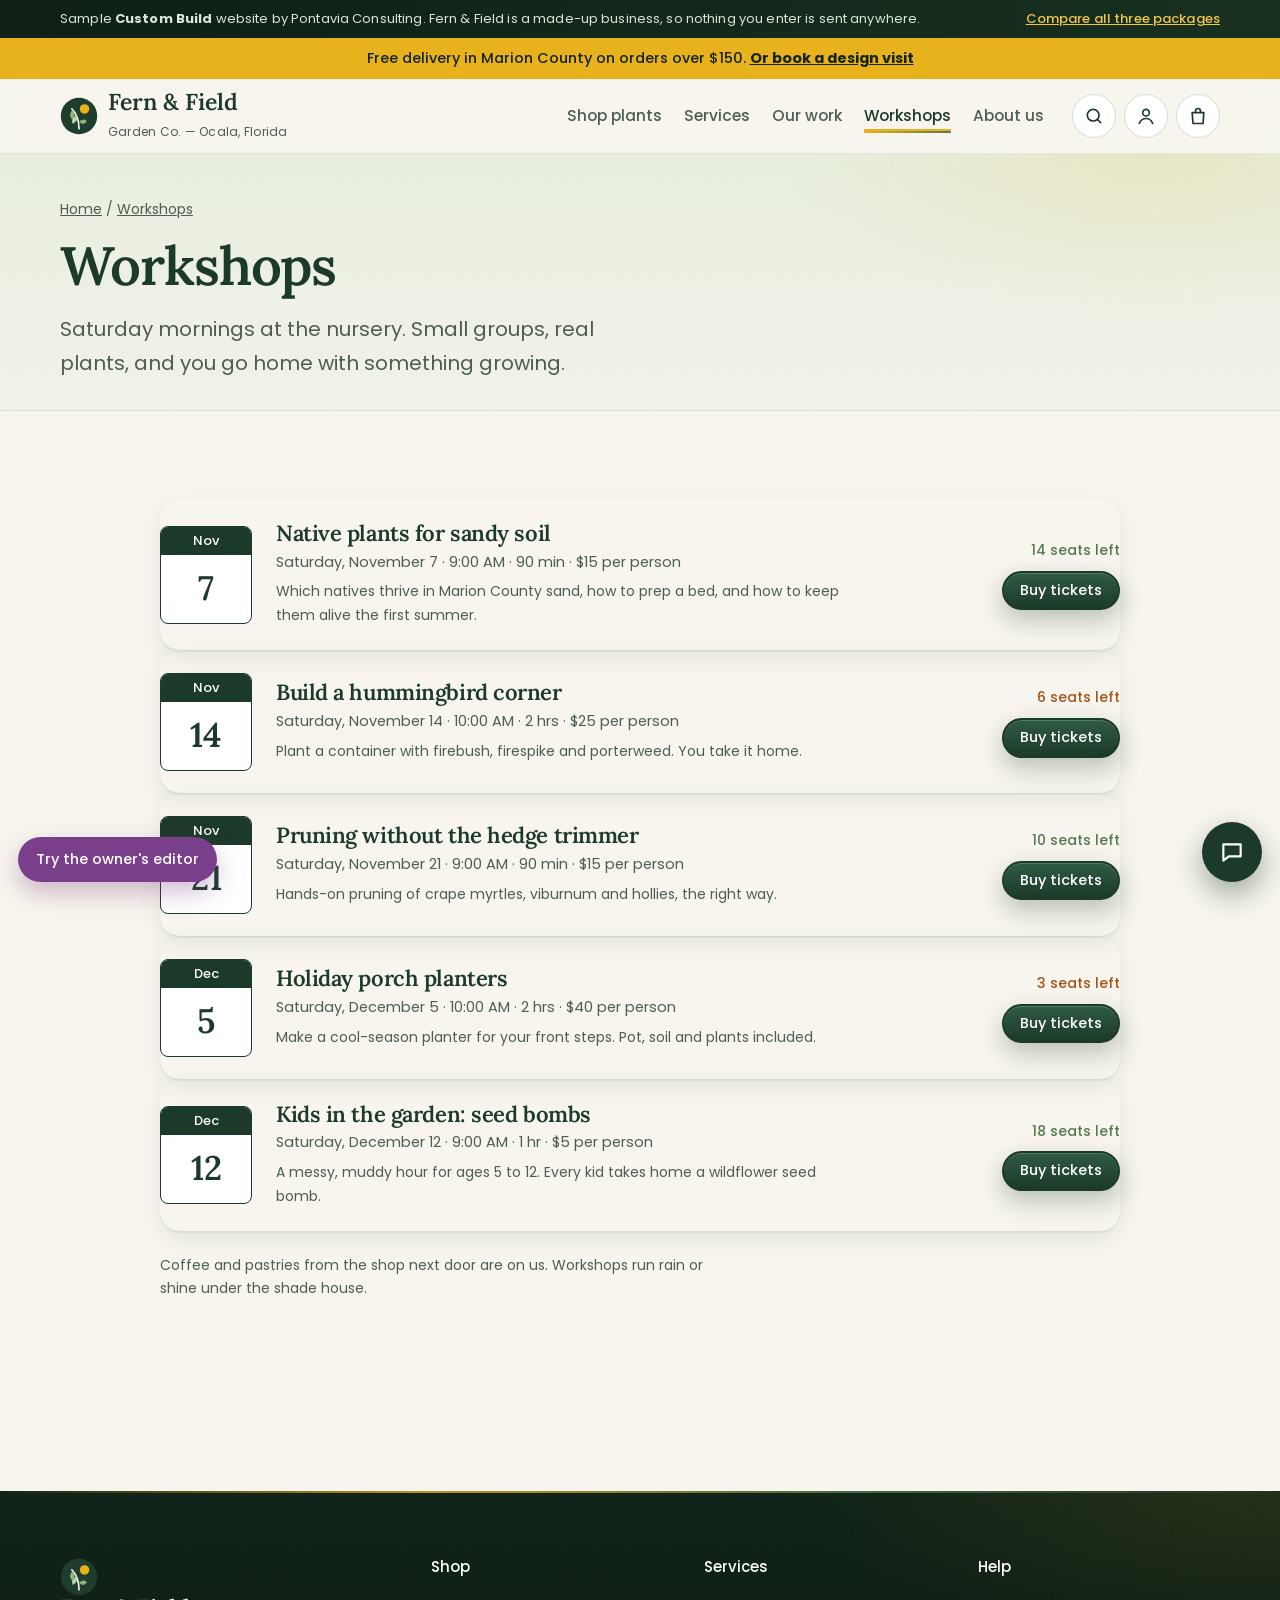
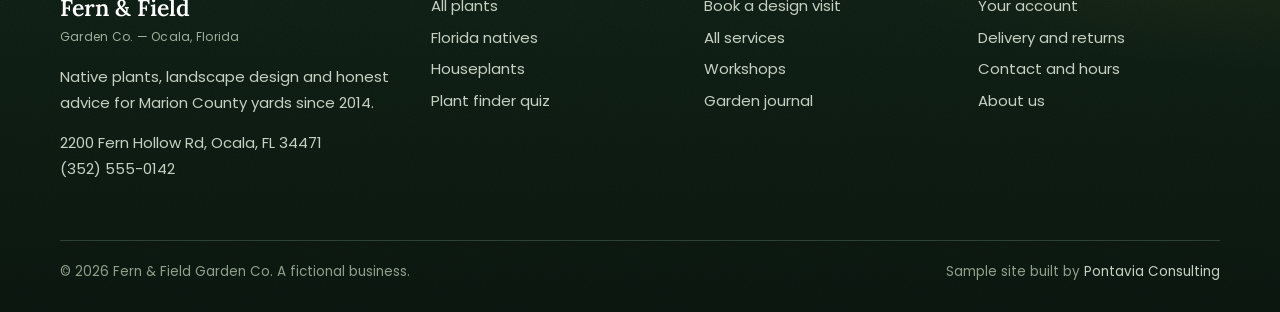
<file: workshops.html>
<!doctype html>
<html lang="en">
<head>
<meta charset="utf-8">
<meta name="viewport" content="width=device-width, initial-scale=1">
<title>Garden Workshops | Fern &amp; Field Garden Co., Ocala FL</title>
<meta name="description" content="Hands-on gardening workshops in Ocala, FL: native plants, pruning, planters and kids classes.">
<link rel="canonical" href="https://pontavia-consulting.github.io/Pontavia-Sample-Best/workshops.html">
<meta property="og:type" content="website">
<meta property="og:title" content="Garden Workshops | Fern &amp; Field Garden Co., Ocala FL">
<meta property="og:description" content="Hands-on gardening workshops in Ocala, FL: native plants, pruning, planters and kids classes.">
<meta property="og:url" content="https://pontavia-consulting.github.io/Pontavia-Sample-Best/workshops.html">
<meta name="theme-color" content="#1F3D2C">
<link rel="icon" href="assets/favicon.svg" type="image/svg+xml">
<link rel="preload" href="assets/fonts/lora.woff" as="font" type="font/woff" crossorigin>
<link rel="stylesheet" href="assets/style.css">
<link rel="stylesheet" href="assets/polish.css">
</head>
<body><div class="demo-bar"><div class="wrap"><span>Sample <b>Custom Build</b> website by Pontavia Consulting. Fern &amp; Field is a made-up business, so nothing you enter is sent anywhere.</span><a href="https://pontavia-consulting.github.io/Pontavia-Samples/">Compare all three packages</a></div></div><div class="promo">Free delivery in Marion County on orders over $150. <a href="design.html">Or book a design visit</a></div><header class="site-head"><div class="wrap">
<a class="logo" href="index.html"><svg viewBox="0 0 48 48" aria-hidden="true"><circle cx="24" cy="24" r="23" fill="#1F3D2C"/><circle cx="31" cy="15" r="6" fill="#E8B21C"/><path d="M24 40 C24 30 22 22 15 15" stroke="#EEF3E8" stroke-width="2.2" fill="none" stroke-linecap="round"/><path d="M16 16 Q 10 22 15 28 Q 21 23 16 16Z" fill="#8DB57E"/><path d="M21 23 Q 13 26 16 34 Q 24 30 21 23Z" fill="#B9D3AA"/><path d="M24 31 Q 31 26 34 31 Q 29 37 24 31Z" fill="#8DB57E"/></svg><span><b>Fern &amp; Field</b><small>Garden Co. — Ocala, Florida</small></span></a>
<nav class="nav" id="nav" aria-label="Main"><a href="shop.html">Shop plants</a><a href="services.html">Services</a><a href="gallery.html">Our work</a><a href="workshops.html" aria-current="page">Workshops</a><a href="team.html">About us</a></nav>
<div class="head-tools">
<button class="tool-btn" type="button" data-search-open aria-label="Search plants"><svg viewBox="0 0 24 24" fill="none" stroke="currentColor" stroke-width="2" stroke-linecap="round"><circle cx="11" cy="11" r="7"/><path d="m20 20-3.5-3.5"/></svg></button>
<a class="tool-btn hide-sm" href="account.html" aria-label="Your account and rewards"><svg viewBox="0 0 24 24" fill="none" stroke="currentColor" stroke-width="2" stroke-linecap="round"><circle cx="12" cy="8" r="4"/><path d="M4 21c1.5-4 4.5-6 8-6s6.5 2 8 6"/></svg></a>
<button class="tool-btn" type="button" data-cart-open aria-label="Open cart"><svg viewBox="0 0 24 24" fill="none" stroke="currentColor" stroke-width="2" stroke-linejoin="round"><path d="M5 8h14l-1 13H6L5 8Z"/><path d="M9 8V6a3 3 0 0 1 6 0v2"/></svg><span class="badge" data-cart-count data-n="0"></span></button>
</div>
<button class="menu-btn" aria-expanded="false" aria-controls="nav" aria-label="Menu"><span></span><span></span><span></span></button>
</div></header><main id="main"><section class="page-hero"><div class="wrap"><div class="crumbs"><a href="index.html">Home</a> / <a href="workshops.html">Workshops</a></div><h1>Workshops</h1><p class="lede">Saturday mornings at the nursery. Small groups, real plants, and you go home with something growing.</p></div></section>
<section class="section"><div class="wrap" style="max-width:960px"><article class="event" data-event="w1">
  <div class="cal" aria-hidden="true"><span>Nov</span><b>7</b></div>
  <div><h3>Native plants for sandy soil</h3><div class="when">Saturday, November 7 · 9:00 AM · 90 min · $15 per person</div><p class="muted small" style="margin:6px 0 0">Which natives thrive in Marion County sand, how to prep a bed, and how to keep them alive the first summer.</p></div>
  <div class="event-side"><span class="seats" data-seats>14 seats left</span><button class="btn small" type="button" data-rsvp="w1">Buy tickets</button></div>
</article><article class="event" data-event="w2">
  <div class="cal" aria-hidden="true"><span>Nov</span><b>14</b></div>
  <div><h3>Build a hummingbird corner</h3><div class="when">Saturday, November 14 · 10:00 AM · 2 hrs · $25 per person</div><p class="muted small" style="margin:6px 0 0">Plant a container with firebush, firespike and porterweed. You take it home.</p></div>
  <div class="event-side"><span class="seats low" data-seats>6 seats left</span><button class="btn small" type="button" data-rsvp="w2">Buy tickets</button></div>
</article><article class="event" data-event="w3">
  <div class="cal" aria-hidden="true"><span>Nov</span><b>21</b></div>
  <div><h3>Pruning without the hedge trimmer</h3><div class="when">Saturday, November 21 · 9:00 AM · 90 min · $15 per person</div><p class="muted small" style="margin:6px 0 0">Hands-on pruning of crape myrtles, viburnum and hollies, the right way.</p></div>
  <div class="event-side"><span class="seats" data-seats>10 seats left</span><button class="btn small" type="button" data-rsvp="w3">Buy tickets</button></div>
</article><article class="event" data-event="w4">
  <div class="cal" aria-hidden="true"><span>Dec</span><b>5</b></div>
  <div><h3>Holiday porch planters</h3><div class="when">Saturday, December 5 · 10:00 AM · 2 hrs · $40 per person</div><p class="muted small" style="margin:6px 0 0">Make a cool-season planter for your front steps. Pot, soil and plants included.</p></div>
  <div class="event-side"><span class="seats low" data-seats>3 seats left</span><button class="btn small" type="button" data-rsvp="w4">Buy tickets</button></div>
</article><article class="event" data-event="w5">
  <div class="cal" aria-hidden="true"><span>Dec</span><b>12</b></div>
  <div><h3>Kids in the garden: seed bombs</h3><div class="when">Saturday, December 12 · 9:00 AM · 1 hr · $5 per person</div><p class="muted small" style="margin:6px 0 0">A messy, muddy hour for ages 5 to 12. Every kid takes home a wildflower seed bomb.</p></div>
  <div class="event-side"><span class="seats" data-seats>18 seats left</span><button class="btn small" type="button" data-rsvp="w5">Buy tickets</button></div>
</article>
<p class="muted small" style="margin-top:22px">Coffee and pastries from the shop next door are on us. Workshops run rain or shine under the shade house.</p></div></section>
<div class="modal" data-rsvp-modal hidden role="dialog" aria-modal="true" aria-labelledby="rsvp-title">
  <div class="modal-box">
    <div class="modal-head"><div><h2 id="rsvp-title" style="font-size:28px;margin:0" data-rsvp-title>Save your seat</h2><p class="muted small" data-rsvp-when style="margin:4px 0 0"></p></div><button class="icon-btn" type="button" data-close aria-label="Close">×</button></div>
    <form data-rsvp-form novalidate>
      <div class="field"><label for="r-name">Name</label><input id="r-name" name="name" required autocomplete="name"></div>
      <div class="field"><label for="r-email">Email</label><input id="r-email" name="email" type="email" required autocomplete="email"></div>
      <div class="field"><label for="r-seats">How many seats?</label><select id="r-seats" name="seats"><option>1</option><option>2</option><option>3</option><option>4</option></select></div>
      <p class="small muted" data-rsvp-total></p>
      <button class="btn" type="submit" data-rsvp-submit>Save my seat</button>
    </form>
  </div>
</div></main><footer class="site-foot"><div class="wrap">
<div class="cols">
<div><a class="logo" href="index.html"><svg viewBox="0 0 48 48" aria-hidden="true"><circle cx="24" cy="24" r="23" fill="#1F3D2C"/><circle cx="31" cy="15" r="6" fill="#E8B21C"/><path d="M24 40 C24 30 22 22 15 15" stroke="#EEF3E8" stroke-width="2.2" fill="none" stroke-linecap="round"/><path d="M16 16 Q 10 22 15 28 Q 21 23 16 16Z" fill="#8DB57E"/><path d="M21 23 Q 13 26 16 34 Q 24 30 21 23Z" fill="#B9D3AA"/><path d="M24 31 Q 31 26 34 31 Q 29 37 24 31Z" fill="#8DB57E"/></svg><span><b>Fern &amp; Field</b><small>Garden Co. — Ocala, Florida</small></span></a><p>Native plants, landscape design and honest advice for Marion County yards since 2014.</p>
<p>2200 Fern Hollow Rd, Ocala, FL 34471<br><a href="tel:+13525550142" style="display:inline">(352) 555-0142</a></p></div>
<div><h4>Shop</h4><a href="shop.html">All plants</a><a href="shop.html?cat=natives">Florida natives</a><a href="shop.html?cat=houseplants">Houseplants</a><a href="finder.html">Plant finder quiz</a></div><div><h4>Services</h4><a href="design.html">Book a design visit</a><a href="services.html">All services</a><a href="workshops.html">Workshops</a><a href="journal.html">Garden journal</a></div><div><h4>Help</h4><a href="account.html">Your account</a><a href="faq.html">Delivery and returns</a><a href="contact.html">Contact and hours</a><a href="team.html">About us</a></div>
</div>
<div class="base"><span>© 2026 Fern &amp; Field Garden Co. A fictional business.</span><span>Sample site built by <a href="https://pontavia-consulting.github.io/Pontavia-Samples/" style="display:inline">Pontavia Consulting</a></span></div>
</div></footer><button class="edit-fab" type="button" data-edit-toggle>Try the owner's editor</button><div class="drawer-shade" data-drawer-shade hidden></div>
<aside class="drawer" data-drawer aria-label="Cart" aria-hidden="true">
  <div class="drawer-head"><h2>Your cart</h2><button class="icon-btn" type="button" data-cart-close aria-label="Close cart">×</button></div>
  <div class="drawer-body" data-drawer-items></div>
  <div class="drawer-foot" data-drawer-foot></div>
</aside>
<div class="search-overlay" data-search hidden role="dialog" aria-modal="true" aria-label="Search">
  <div class="search-box"><label class="sr" for="s-q">Search plants and pages</label><input id="s-q" type="search" placeholder="Search plants, workshops, services…" autocomplete="off" data-search-q>
  <ul class="search-results" data-search-results></ul></div>
</div>
<button class="chat-fab" type="button" data-chat-open aria-label="Chat with the nursery"><svg viewBox="0 0 24 24" fill="none" stroke="currentColor" stroke-width="2" stroke-linejoin="round"><path d="M4 5h16v11H9l-5 4V5Z"/></svg></button>
<section class="chat" data-chat hidden aria-label="Chat">
  <div class="chat-head"><div><b>Ask the nursery</b><small>Priya usually replies in a few minutes</small></div><button type="button" data-chat-close aria-label="Close chat">×</button></div>
  <div class="chat-log" data-chat-log aria-live="polite"></div>
  <div class="quick" data-chat-quick></div>
  <form data-chat-form><label class="sr" for="chat-in">Message</label><input id="chat-in" placeholder="Type a question" autocomplete="off"><button class="btn small" type="submit">Send</button></form>
</section><script src="assets/art.js" defer></script>
<script src="assets/data.js" defer></script>
<script src="assets/core.js" defer></script>
<script src="assets/site.js" defer></script>
<script src="assets/store.js" defer></script>
<script src="assets/polish.js" defer></script>
</body>
</html>
</file>
<file: assets/style.css>
/* Fern & Field Garden Co. — base styles shared by every package level */
@font-face { font-family: "Lora"; src: url("fonts/lora.woff") format("woff"); font-weight: 400 700; font-style: normal; font-display: swap; }
@font-face { font-family: "Lora"; src: url("fonts/lora-italic.woff") format("woff"); font-weight: 400 700; font-style: italic; font-display: swap; }
@font-face { font-family: "Poppins"; src: url("fonts/poppins-400.woff") format("woff"); font-weight: 400; font-display: swap; }
@font-face { font-family: "Poppins"; src: url("fonts/poppins-500.woff") format("woff"); font-weight: 500 600; font-display: swap; }
@font-face { font-family: "Poppins"; src: url("fonts/poppins-700.woff") format("woff"); font-weight: 700; font-display: swap; }
:root {
  --paper: #F4F6EF;
  --card: #FFFFFF;
  --ink: #17271D;
  --muted: #4D5E52;
  --oak: #1F3D2C;
  --oak-2: #2A4F3A;
  --moss: #557A50;
  --wash: #E1E9D9;
  --wash-2: #EDF2E7;
  --gold: #E8B21C;
  --gold-2: #F2C64A;
  --berry: #7A3F8A;
  --line: #D5DECF;
  --on-oak: #EEF3E8;
  --on-oak-muted: #B9C9B5;
  --display: "Lora", Georgia, serif;
  --body: "Poppins", system-ui, -apple-system, "Segoe UI", sans-serif;
  --wrap: 1160px;
  --r-lg: 22px; --r-md: 14px; --r-sm: 8px;
}
* { box-sizing: border-box; }
html { scroll-behavior: smooth; -webkit-text-size-adjust: 100%; }
body { margin: 0; background: var(--paper); color: var(--ink); font: 400 16.5px/1.7 var(--body); }
img, svg { max-width: 100%; display: block; }
a { color: var(--oak); }
a:hover { color: var(--berry); }
h1, h2, h3 { font-family: var(--display); font-weight: 600; line-height: 1.12; letter-spacing: -0.015em; margin: 0 0 .5em; color: var(--oak); }
h1 { font-size: clamp(40px, 6vw, 72px); }
h2 { font-size: clamp(30px, 3.8vw, 46px); }
h3 { font-size: 23px; }
p { margin: 0 0 1em; max-width: 64ch; }
:focus-visible { outline: 3px solid var(--gold); outline-offset: 3px; border-radius: 4px; }
.wrap { width: min(100% - 32px, var(--wrap)); margin-inline: auto; }
.lede { font-size: 20px; color: var(--muted); max-width: 46ch; }
.muted { color: var(--muted); }
.small { font-size: 14px; }
.sr { position: absolute; width: 1px; height: 1px; overflow: hidden; clip: rect(0 0 0 0); white-space: nowrap; }
[hidden] { display: none !important; }

/* Demo notice */
.demo-bar { background: var(--ink); color: #DCE5D6; font-size: 13.5px; padding: 8px 0; }
.demo-bar .wrap { display: flex; gap: 12px; justify-content: space-between; align-items: center; flex-wrap: wrap; }
.demo-bar a { color: var(--gold-2); font-weight: 600; }

/* Header */
.site-head { background: var(--paper); border-bottom: 1px solid var(--line); position: sticky; top: 0; z-index: 50; }
.site-head .wrap { display: flex; align-items: center; gap: 28px; min-height: 78px; }
.logo { display: flex; align-items: center; gap: 10px; text-decoration: none; color: var(--oak); margin-right: auto; }
.logo svg { width: 38px; height: 38px; }
.logo b { font-family: var(--display); font-weight: 600; font-size: 23px; line-height: 1; }
.logo small { display: block; font-size: 12px; color: var(--muted); margin-top: 3px; letter-spacing: .02em; }
.nav { display: flex; gap: 22px; align-items: center; }
.nav a { text-decoration: none; color: var(--muted); font-weight: 500; font-size: 15.5px; }
.nav a:hover, .nav a[aria-current="page"] { color: var(--oak); }
.nav a.btn, .nav a.btn:hover { color: #fff; text-decoration: none; }
.nav a[aria-current="page"] { text-decoration: underline; text-decoration-color: var(--gold); text-decoration-thickness: 3px; text-underline-offset: 8px; }
.menu-btn { display: none; background: none; border: 1.5px solid var(--line); border-radius: var(--r-sm); width: 46px; height: 46px; cursor: pointer; color: var(--oak); }
.menu-btn span { display: block; width: 20px; height: 2px; background: currentColor; margin: 4px auto; }

/* Buttons */
.btn { display: inline-flex; align-items: center; justify-content: center; gap: 8px; padding: 13px 22px; border-radius: 999px; border: 2px solid var(--oak); background: var(--oak); color: #fff; font: 600 16px/1.2 var(--body); text-decoration: none; cursor: pointer; white-space: nowrap; }
.btn:hover { background: var(--oak-2); border-color: var(--oak-2); color: #fff; }
.btn.gold { background: var(--gold); border-color: var(--gold); color: var(--ink); }
.btn.gold:hover { background: var(--gold-2); border-color: var(--gold-2); color: var(--ink); }
.btn.ghost { background: transparent; color: var(--oak); }
.btn.ghost:hover { background: var(--wash); color: var(--oak); }
.btn.small { padding: 9px 16px; font-size: 14.5px; }
.btn-row { display: flex; gap: 12px; flex-wrap: wrap; margin-top: 26px; }

/* Sections */
.section { padding: 88px 0; }
.section.tight { padding: 56px 0; }
.section.wash { background: var(--wash-2); }
.section.oak { background: var(--oak); color: var(--on-oak); }
.section.oak h2, .section.oak h3 { color: #fff; }
.section.oak p { color: var(--on-oak-muted); }
.section-head { display: flex; justify-content: space-between; align-items: end; gap: 24px; margin-bottom: 40px; flex-wrap: wrap; }
.section-head p { margin: 0; color: var(--muted); }

/* Page hero for inner pages */
.page-hero { padding: 44px 0 30px; border-bottom: 1px solid var(--line); background: linear-gradient(var(--wash-2), var(--paper)); }
.page-hero h1 { font-size: clamp(36px, 4.6vw, 54px); margin-bottom: .3em; }
.page-hero .lede { margin-bottom: 0; }
.crumbs { font-size: 14px; color: var(--muted); margin-bottom: 14px; }
.crumbs a { color: var(--muted); }

/* Home hero (Good) */
.hero { padding: 72px 0 80px; }
.hero .wrap { display: grid; grid-template-columns: 1.1fr .9fr; gap: 56px; align-items: center; }
.hero-art { background: var(--wash); border-radius: 200px 200px var(--r-lg) var(--r-lg); padding: 40px 30px 16px; }
.hero-art .sun { width: 80px; height: 80px; border-radius: 50%; background: var(--gold); margin: 0 0 -60px auto; }

/* Grids and cards */
.grid { display: grid; gap: 24px; }
.g2 { grid-template-columns: repeat(2, 1fr); }
.g3 { grid-template-columns: repeat(3, 1fr); }
.g4 { grid-template-columns: repeat(4, 1fr); }
.card { background: var(--card); border: 1px solid var(--line); border-radius: var(--r-md); padding: 28px; }
.card h3 { margin-bottom: .35em; }
.card p:last-child { margin-bottom: 0; }
.price { font-weight: 700; color: var(--oak); }
.svc { display: flex; flex-direction: column; }
.svc .meta { display: flex; justify-content: space-between; gap: 12px; border-top: 1px dashed var(--line); padding-top: 14px; margin-top: auto; font-size: 15px; }
.svc .meta span:last-child { color: var(--muted); }
.art-tile { background: var(--wash); border-radius: var(--r-md); padding: 18px 18px 6px; }

/* Nursery tag: price label shaped like a plant stake tag */
.tag { display: inline-block; position: relative; background: var(--gold); color: var(--ink); font-weight: 700; font-size: 14px; padding: 4px 12px 4px 18px; border-radius: 3px 6px 6px 3px; clip-path: polygon(10px 0, 100% 0, 100% 100%, 10px 100%, 0 50%); }

/* Steps (a real sequence) */
.steps { counter-reset: s; display: grid; grid-template-columns: repeat(3, 1fr); gap: 28px; }
.steps li { list-style: none; counter-increment: s; border-top: 3px solid var(--oak); padding-top: 18px; }
.steps li::before { content: counter(s); font-family: var(--display); font-size: 40px; color: var(--moss); display: block; line-height: 1; margin-bottom: 10px; }
.steps { padding: 0; margin: 0; }

/* Reviews */
.quote { font-family: var(--display); font-size: 22px; line-height: 1.35; color: var(--oak); margin: 0 0 16px; }
.who { font-size: 15px; color: var(--muted); }
.sample-note { font-size: 12.5px; color: var(--muted); margin-top: 16px; }

/* Forms */
form .field { display: flex; flex-direction: column; gap: 6px; margin-bottom: 16px; }
label { font-weight: 600; font-size: 15px; }
input, select, textarea { font: 400 16px/1.4 var(--body); color: var(--ink); background: #fff; border: 1.5px solid #C4CFBE; border-radius: var(--r-sm); padding: 12px 14px; width: 100%; }
input:focus, select:focus, textarea:focus { outline: none; border-color: var(--oak); box-shadow: 0 0 0 3px rgba(232,178,28,.45); }
textarea { min-height: 130px; resize: vertical; }
.row2 { display: grid; grid-template-columns: 1fr 1fr; gap: 16px; }
.err { color: #A3261B; font-size: 14px; }
input[aria-invalid="true"], select[aria-invalid="true"], textarea[aria-invalid="true"] { border-color: #A3261B; }
.success { background: var(--wash); border-left: 4px solid var(--moss); padding: 20px 22px; border-radius: var(--r-sm); }
.success h3 { margin-bottom: .25em; }

/* FAQ */
details { border-bottom: 1px solid var(--line); padding: 18px 0; }
details summary { cursor: pointer; font-weight: 600; font-size: 18px; list-style: none; display: flex; justify-content: space-between; gap: 16px; }
details summary::-webkit-details-marker { display: none; }
details summary::after { content: "+"; font-family: var(--display); font-size: 26px; line-height: .8; color: var(--moss); }
details[open] summary::after { content: "–"; }
details p { margin: 12px 0 0; color: var(--muted); }

/* Info list (hours, contact) */
.info dl { display: grid; grid-template-columns: auto 1fr; gap: 6px 22px; margin: 0; }
.info dt { font-weight: 600; }
.info dd { margin: 0; color: var(--muted); }

/* CTA band */
.cta-band { background: var(--oak); color: var(--on-oak); border-radius: var(--r-lg); padding: 52px; display: grid; grid-template-columns: 1fr auto; gap: 30px; align-items: center; overflow: hidden; position: relative; }
.cta-band h2 { color: #fff; margin-bottom: .2em; }
.cta-band p { color: var(--on-oak-muted); margin: 0; }

/* Footer */
.site-foot { background: var(--ink); color: #C5D0C1; padding: 64px 0 28px; margin-top: 88px; font-size: 15px; }
.site-foot .cols { display: grid; grid-template-columns: 1.4fr 1fr 1fr 1fr; gap: 32px; }
.site-foot h4 { color: #fff; font: 600 15px var(--body); margin: 0 0 12px; }
.site-foot a { color: #C5D0C1; text-decoration: none; display: block; padding: 3px 0; }
.site-foot a:hover { color: var(--gold-2); }
.site-foot .logo { color: #fff; margin-bottom: 14px; }
.site-foot .logo small { color: #9FB09A; }
.site-foot .base { border-top: 1px solid #2E4235; margin-top: 44px; padding-top: 20px; display: flex; justify-content: space-between; gap: 16px; flex-wrap: wrap; font-size: 13.5px; color: #8FA08A; }

@media (max-width: 960px) {
  .g4 { grid-template-columns: repeat(2, 1fr); }
  .g3 { grid-template-columns: repeat(2, 1fr); }
  .site-foot .cols { grid-template-columns: 1fr 1fr; }
}
@media (max-width: 860px) {
  .menu-btn { display: block; }
  .nav { display: none; position: absolute; left: 0; right: 0; top: 100%; background: var(--paper); flex-direction: column; align-items: stretch; gap: 0; padding: 8px 16px 18px; border-bottom: 1px solid var(--line); box-shadow: 0 16px 30px rgba(23,39,29,.12); }
  .nav.open { display: flex; }
  .nav a { padding: 12px 4px; font-size: 17px; }
  .nav .btn { margin-top: 8px; }
  .hero .wrap { grid-template-columns: 1fr; }
  .hero-art { max-width: 420px; }
  .steps { grid-template-columns: 1fr; }
  .cta-band { grid-template-columns: 1fr; padding: 34px 26px; }
}
@media (max-width: 620px) {
  body { font-size: 16px; }
  .logo small { display: none; }
  .logo b { font-size: 21px; }
  .site-head .wrap { gap: 10px; min-height: 66px; }
  .demo-bar { font-size: 12px; }
  .section { padding: 60px 0; }
  .g2, .g3, .g4, .row2 { grid-template-columns: 1fr; }
  .site-foot .cols { grid-template-columns: 1fr; }
  .lede { font-size: 18px; }
}
@media (prefers-reduced-motion: reduce) { *, *::before, *::after { animation: none !important; transition: none !important; scroll-behavior: auto !important; } }

/* Better and Best: richer layouts */

/* Seed-packet hero */
.packet-hero { padding: 64px 0 88px; background:
  radial-gradient(circle at 85% 20%, rgba(232,178,28,.18), transparent 40%), var(--paper); }
.packet-hero .wrap { display: grid; grid-template-columns: 1fr 440px; gap: 64px; align-items: center; }
.packet { background: #FBF7EA; border-radius: 6px; box-shadow: 0 1px 0 #E3DAC2, 0 30px 60px -28px rgba(31,61,44,.45); padding: 16px; transform: rotate(2deg); position: relative; }
.packet::before { content: ""; position: absolute; left: 0; right: 0; top: -9px; height: 18px; background: radial-gradient(circle at 9px 0, transparent 8px, #FBF7EA 8.5px) 0 0 / 18px 18px repeat-x; }
.packet-inner { border: 2px solid var(--oak); border-radius: 3px; padding: 18px 20px 20px; }
.packet-top { display: flex; justify-content: space-between; align-items: baseline; border-bottom: 2px solid var(--oak); padding-bottom: 8px; margin-bottom: 12px; font-size: 13px; color: var(--oak); font-weight: 600; }
.packet-top b { font-family: var(--display); font-weight: 600; font-size: 18px; }
.packet-art { background: var(--wash); border-radius: 3px; padding: 14px 24px 0; }
.packet h2 { font-size: 32px; margin: 14px 0 0; }
.packet .latin { font-style: italic; color: var(--muted); margin: 0 0 12px; }
.packet-facts { display: grid; grid-template-columns: repeat(3, 1fr); border-top: 1px solid #D9CFB4; padding-top: 10px; font-size: 13px; }
.packet-facts div { padding-right: 8px; }
.packet-facts span { display: block; color: var(--muted); }
.packet-facts strong { color: var(--oak); }
.packet-note { font-size: 14.5px; color: var(--muted); margin: 12px 0 0; }
.hero-proof { display: flex; gap: 28px; margin-top: 36px; flex-wrap: wrap; font-size: 15px; color: var(--muted); }
.hero-proof strong { display: block; font-family: var(--display); font-weight: 600; font-size: 28px; color: var(--oak); }

/* Hours card with live open/closed */
.hours-card { background: var(--card); border: 1px solid var(--line); border-radius: var(--r-md); padding: 24px; }
.open-pill { display: inline-flex; align-items: center; gap: 8px; font-weight: 700; font-size: 14.5px; padding: 5px 12px; border-radius: 999px; background: var(--wash); color: var(--oak); }
.open-pill::before { content: ""; width: 9px; height: 9px; border-radius: 50%; background: var(--moss); }
.open-pill.closed { background: #F4E4E1; color: #8A2A1E; }
.open-pill.closed::before { background: #C2412F; }
.hours-list { list-style: none; padding: 0; margin: 16px 0 0; font-size: 15px; }
.hours-list li { display: flex; justify-content: space-between; padding: 6px 0; border-bottom: 1px dashed var(--line); }
.hours-list li.today { font-weight: 700; color: var(--oak); }
.stars { color: var(--gold); letter-spacing: 2px; }
.map { aspect-ratio: 16/10; border-radius: var(--r-md); overflow: hidden; border: 1px solid var(--line); background: #DDE6D5; }

/* Filter chips */
.chips { display: flex; gap: 8px; flex-wrap: wrap; }
.chip { border: 1.5px solid var(--line); background: #fff; border-radius: 999px; padding: 8px 15px; font: 500 14.5px var(--body); color: var(--ink); cursor: pointer; }
.chip:hover { border-color: var(--moss); }
.chip[aria-pressed="true"] { background: var(--oak); border-color: var(--oak); color: #fff; }
.toolbar { display: flex; flex-wrap: wrap; gap: 14px; align-items: center; justify-content: space-between; margin-bottom: 28px; }
.toolbar .search { max-width: 280px; }
.count { color: var(--muted); font-size: 15px; }

/* Plant cards */
.plant-card { position: relative; background: var(--card); border: 1px solid var(--line); border-radius: var(--r-md); overflow: hidden; display: flex; flex-direction: column; text-decoration: none; color: inherit; }
.plant-card .pic { background: var(--wash); padding: 18px 26px 0; position: relative; }
.plant-card .body { padding: 18px 20px 20px; display: flex; flex-direction: column; gap: 4px; flex: 1; }
.plant-card h3 { font-size: 21px; margin: 0; }
.plant-card .latin { font-style: italic; color: var(--muted); font-size: 14.5px; }
.facts { display: flex; flex-wrap: wrap; gap: 6px; margin-top: 10px; }
.fact { font-size: 12.5px; background: var(--wash-2); border-radius: 4px; padding: 3px 8px; color: var(--oak); }
.fact.native { background: #EFE3F2; color: var(--berry); font-weight: 600; }
.plant-card .pic .tag { position: absolute; top: 14px; right: 14px; }
.empty { text-align: center; padding: 60px 20px; border: 2px dashed var(--line); border-radius: var(--r-md); grid-column: 1 / -1; }

/* Gallery */
.gallery { display: grid; grid-template-columns: repeat(3, 1fr); gap: 20px; }
.shot { border: 0; padding: 0; text-align: left; background: var(--card); border-radius: var(--r-md); overflow: hidden; cursor: zoom-in; border: 1px solid var(--line); font: inherit; color: inherit; }
.scene { display: grid; grid-template-columns: repeat(3, 1fr); align-items: end; background: linear-gradient(#DCE8D8 0 62%, #C9B998 62%); padding: 18px 10px 0; aspect-ratio: 4/3; }
.scene.dusk { background: linear-gradient(#F3D9A6 0 20%, #DCE8D8 70%, #BFAE8A 70%); }
.shot .cap { padding: 14px 18px 16px; }
.shot .cap b { display: block; font-family: var(--display); font-weight: 600; font-size: 19px; color: var(--oak); }
.shot .cap span { font-size: 14px; color: var(--muted); }
.lightbox { position: fixed; inset: 0; background: rgba(15,26,19,.86); display: grid; place-items: center; z-index: 200; padding: 20px; }
.lightbox-inner { background: var(--paper); border-radius: var(--r-lg); max-width: 760px; width: 100%; overflow: hidden; }
.lightbox .scene { aspect-ratio: 16/9; }
.lightbox-bar { display: flex; justify-content: space-between; align-items: center; padding: 16px 20px; gap: 12px; }
.icon-btn { width: 44px; height: 44px; border-radius: 50%; border: 1.5px solid var(--line); background: #fff; cursor: pointer; font-size: 20px; color: var(--oak); display: inline-grid; place-items: center; }

/* Before / after slider */
.ba { position: relative; border-radius: var(--r-lg); overflow: hidden; aspect-ratio: 16/7; background: #DCE8D8; user-select: none; border: 1px solid var(--line); }
.ba .layer { position: absolute; inset: 0; }
.ba .before { background: #DCE8D8; }
.ba .after { background: linear-gradient(#DCE8D8 0 60%, #C9B998 60%); }
.ba .house { position: absolute; left: 50%; bottom: 38%; width: 44%; transform: translateX(-50%); }
.ba .before .turf { position: absolute; left: 0; right: 0; bottom: 0; height: 40%; background: repeating-linear-gradient(90deg, #A8B65C 0 6px, #B9C56E 6px 13px); }
.ba .before .patch { position: absolute; bottom: 14%; width: 18%; height: 10%; background: #C9B37E; border-radius: 50%; }
.ba .after { clip-path: inset(0 0 0 50%); }
.ba .after .scene { position: absolute; left: 0; right: 0; bottom: 4%; aspect-ratio: auto; grid-template-columns: repeat(5, 1fr); padding: 0 20px; background: none; }
.ba input[type=range] { position: absolute; inset: 0; width: 100%; height: 100%; opacity: 0; cursor: ew-resize; margin: 0; }
.ba .handle { position: absolute; top: 0; bottom: 0; left: 50%; width: 3px; background: #fff; pointer-events: none; }
.ba .handle::after { content: "⟷"; position: absolute; top: 50%; left: 50%; transform: translate(-50%, -50%); width: 46px; height: 46px; border-radius: 50%; background: #fff; display: grid; place-items: center; color: var(--oak); font-size: 20px; box-shadow: 0 4px 16px rgba(0,0,0,.2); }
.ba .label { position: absolute; top: 14px; background: rgba(23,39,29,.78); color: #fff; font-size: 13px; padding: 4px 10px; border-radius: 4px; pointer-events: none; }

/* Workshops */
.event { display: grid; grid-template-columns: 92px 1fr auto; gap: 24px; align-items: center; padding: 22px 0; border-bottom: 1px solid var(--line); }
.cal { background: var(--card); border: 1.5px solid var(--oak); border-radius: var(--r-sm); text-align: center; overflow: hidden; }
.cal span { display: block; background: var(--oak); color: #fff; font-size: 13px; font-weight: 600; padding: 3px 0; }
.cal b { display: block; font-family: var(--display); font-weight: 600; font-size: 34px; color: var(--oak); padding: 4px 0 6px; }
.event h3 { margin: 0 0 4px; font-size: 22px; }
.event .when { font-size: 14.5px; color: var(--muted); }
.seats { font-size: 14px; font-weight: 600; color: var(--moss); }
.seats.low { color: #A5521B; }
.event-side { text-align: right; display: flex; flex-direction: column; gap: 8px; align-items: end; }

/* Modal (RSVP etc.) */
.modal { position: fixed; inset: 0; background: rgba(15,26,19,.6); display: grid; place-items: center; z-index: 200; padding: 16px; }
.modal-box { background: var(--paper); border-radius: var(--r-lg); padding: 30px; width: min(100%, 520px); max-height: 90vh; overflow: auto; }
.modal-head { display: flex; justify-content: space-between; align-items: start; gap: 16px; margin-bottom: 10px; }

/* Team */
.person { text-align: left; }
.person .portrait { background: var(--wash); border-radius: 120px 120px var(--r-md) var(--r-md); padding: 24px 30px 0; margin-bottom: 16px; }
.person h3 { margin-bottom: 2px; }
.person .role { color: var(--berry); font-weight: 600; font-size: 15px; margin-bottom: 8px; }

/* Journal */
.post { display: grid; grid-template-columns: 220px 1fr; gap: 28px; padding: 30px 0; border-bottom: 1px solid var(--line); align-items: start; }
.post .art-tile { padding: 12px 24px 0; }
.post h3 a { text-decoration: none; }
.post .when { font-size: 14px; color: var(--muted); margin-bottom: 6px; }
.post .more { display: none; }
.post.open .more { display: block; }

/* Booking stepper (a real sequence) */
.stepper { display: flex; gap: 8px; list-style: none; padding: 0; margin: 0 0 28px; counter-reset: st; }
.stepper li { flex: 1; counter-increment: st; font-size: 14px; font-weight: 600; color: var(--muted); border-top: 4px solid var(--line); padding-top: 10px; }
.stepper li::before { content: counter(st) ". "; }
.stepper li.on { color: var(--oak); border-color: var(--gold); }
.stepper li.done { color: var(--oak); border-color: var(--moss); }
.slot-grid { display: grid; grid-template-columns: repeat(auto-fill, minmax(118px, 1fr)); gap: 10px; }
.slot { border: 1.5px solid var(--line); background: #fff; border-radius: var(--r-sm); padding: 12px 8px; cursor: pointer; font: 500 15px var(--body); color: var(--ink); text-align: center; }
.slot small { display: block; color: var(--muted); font-size: 12.5px; }
.slot[aria-pressed="true"] { border-color: var(--oak); background: var(--oak); color: #fff; }
.slot[aria-pressed="true"] small { color: var(--on-oak-muted); }
.slot:disabled { opacity: .45; cursor: not-allowed; text-decoration: line-through; }
.choice-grid { display: grid; grid-template-columns: repeat(2, 1fr); gap: 12px; }
.choice { display: flex; gap: 12px; align-items: start; border: 1.5px solid var(--line); border-radius: var(--r-sm); padding: 14px 16px; background: #fff; cursor: pointer; font-weight: 400; }
.choice:has(input:checked) { border-color: var(--oak); box-shadow: inset 0 0 0 1px var(--oak); }
.choice input { width: auto; margin-top: 4px; accent-color: var(--oak); }
.choice b { display: block; }
.summary-box { background: var(--wash-2); border-radius: var(--r-md); padding: 22px; }
.summary-box dl { display: grid; grid-template-columns: auto 1fr; gap: 6px 16px; margin: 0; font-size: 15px; }
.summary-box dt { color: var(--muted); }
.summary-box dd { margin: 0; font-weight: 600; }
.upload { border: 2px dashed #C4CFBE; border-radius: var(--r-sm); padding: 20px; text-align: center; color: var(--muted); font-size: 15px; background: #fff; }

/* Content editor demo */
.edit-fab { position: fixed; left: 18px; bottom: 18px; z-index: 120; background: var(--berry); color: #fff; border: 0; border-radius: 999px; padding: 12px 18px; font: 600 14.5px var(--body); cursor: pointer; box-shadow: 0 10px 24px rgba(122,63,138,.35); }
.edit-bar { position: sticky; top: 0; z-index: 130; background: var(--berry); color: #fff; font-size: 14.5px; }
.edit-bar .wrap { display: flex; justify-content: space-between; align-items: center; gap: 12px; min-height: 52px; flex-wrap: wrap; }
.edit-bar .btn { background: #fff; color: var(--berry); border-color: #fff; }
body.editing [data-edit] { outline: 2px dashed rgba(122,63,138,.55); outline-offset: 4px; border-radius: 3px; cursor: text; }
body.editing [data-edit]:focus { outline: 2px solid var(--berry); background: rgba(122,63,138,.06); }
.toast { position: fixed; left: 50%; bottom: 24px; transform: translateX(-50%); background: var(--ink); color: #fff; padding: 12px 20px; border-radius: 999px; z-index: 300; font-size: 15px; box-shadow: 0 10px 30px rgba(0,0,0,.25); }

/* Monthly planting strip */
.month-strip { display: grid; grid-template-columns: 1fr 1.2fr; gap: 48px; align-items: center; }

@media (max-width: 960px) {
  .packet-hero .wrap { grid-template-columns: 1fr; }
  .packet { max-width: 440px; }
  .gallery { grid-template-columns: repeat(2, 1fr); }
  .month-strip { grid-template-columns: 1fr; }
}
@media (max-width: 620px) {
  .edit-fab { padding: 9px 14px; font-size: 13px; left: 12px; bottom: 12px; }
  .gallery, .choice-grid { grid-template-columns: 1fr; }
  .event { grid-template-columns: 70px 1fr; }
  .event-side { grid-column: 1 / -1; align-items: start; text-align: left; flex-direction: row; justify-content: space-between; width: 100%; }
  .post { grid-template-columns: 1fr; }
  .post .art-tile { max-width: 220px; }
  .stepper li { font-size: 0; }
  .stepper li::before { font-size: 14px; }
  .packet { transform: none; }
  .ba { aspect-ratio: 4/3; }
}

/* Phones: keep plant grids two-up */
@media (max-width: 620px) {
  .grid.g3:has(> .plant-card), .grid.g4:has(> .plant-card) { grid-template-columns: 1fr 1fr; gap: 12px; }
  .plant-card .pic { padding: 12px 14px 0; }
  .plant-card .body { padding: 12px 12px 14px; }
  .plant-card h3 { font-size: 17px; }
  .plant-card .latin { font-size: 13px; }
  .plant-card .facts .fact:not(.native) { display: none; }
  .plant-card .add { flex-direction: column; align-items: stretch; gap: 8px; }
  .plant-card .tag { font-size: 12.5px; top: 8px; right: 8px; }
  .heart { width: 32px; height: 32px; top: 8px; left: 8px; }
}
.edit-bar .btn.ghost { background: transparent; color: #fff; border-color: #fff; }

/* Best: online store, account, quiz, chat */

/* Header extras */
.head-tools { display: flex; gap: 8px; align-items: center; }
.tool-btn { position: relative; width: 44px; height: 44px; border-radius: 50%; border: 1.5px solid var(--line); background: #fff; color: var(--oak); cursor: pointer; display: grid; place-items: center; text-decoration: none; }
.tool-btn svg { width: 20px; height: 20px; }
.badge { position: absolute; top: -4px; right: -4px; min-width: 20px; height: 20px; border-radius: 10px; background: var(--gold); color: var(--ink); font-size: 12px; font-weight: 700; display: grid; place-items: center; padding: 0 5px; }
.badge:empty, .badge[data-n="0"] { display: none; }

/* Promo strip */
.promo { background: var(--gold); color: var(--ink); font-size: 14.5px; font-weight: 500; text-align: center; padding: 8px 16px; }
.promo a { color: var(--ink); font-weight: 700; }

/* Interactive month hero */
.months { display: grid; grid-template-columns: repeat(6, 1fr); gap: 6px; margin-top: 12px; max-width: 380px; }
.months button { border: 1.5px solid var(--line); background: #fff; border-radius: 999px; height: 38px; font: 600 13.5px var(--body); color: var(--muted); cursor: pointer; }
.months button[aria-pressed="true"] { background: var(--oak); border-color: var(--oak); color: #fff; }
.months-label { font-size: 14.5px; color: var(--muted); margin: 26px 0 0; }
.packet-actions { display: flex; justify-content: space-between; align-items: center; gap: 10px; margin-top: 14px; }
.packet-price { font-family: var(--display); font-size: 26px; color: var(--oak); }
.packet.swap .packet-art svg, .packet.swap h2 { animation: sprout .45s ease-out; }
@keyframes sprout { from { opacity: 0; transform: translateY(10px); } to { opacity: 1; transform: none; } }

/* Delivery checker */
.zip-check { background: var(--card); border: 1px solid var(--line); border-radius: var(--r-md); padding: 22px; }
.zip-check form { display: flex; gap: 10px; }
.zip-check input { max-width: 160px; }
.zip-result { margin-top: 12px; font-size: 15px; }
.zip-result.ok { color: var(--oak); }
.zip-result.no { color: #8A2A1E; }

/* Shop layout */
.shop { display: grid; grid-template-columns: 250px 1fr; gap: 36px; align-items: start; }
.filters { position: sticky; top: 100px; background: var(--card); border: 1px solid var(--line); border-radius: var(--r-md); padding: 22px; }
.filters h3 { font-family: var(--body); font-weight: 700; font-size: 15px; color: var(--ink); margin: 18px 0 8px; }
.filters h3:first-child { margin-top: 0; }
.check { display: flex; gap: 10px; align-items: center; font-weight: 600; font-size: 15px; padding: 4px 0; cursor: pointer; }
.check input { width: 18px; height: 18px; accent-color: var(--oak); }
.range-out { font-size: 14px; color: var(--muted); }
input[type=range] { accent-color: var(--oak); padding: 0; border: 0; }
.filters-toggle { display: none; }
.plant-card .add { margin-top: 14px; display: flex; justify-content: space-between; align-items: center; gap: 10px; }
.plant-card .price { font-size: 18px; }
.heart { width: 38px; height: 38px; border-radius: 50%; border: 1.5px solid var(--line); background: #fff; cursor: pointer; display: grid; place-items: center; color: var(--berry); position: absolute; top: 12px; left: 12px; }
.heart svg { width: 18px; height: 18px; }
.heart[aria-pressed="true"] svg { fill: var(--berry); }
.stock { font-size: 13px; color: var(--moss); font-weight: 600; }
.stock.low { color: #A5521B; }

/* Product page */
.product { display: grid; grid-template-columns: 1fr 1fr; gap: 56px; align-items: start; }
.product .big { background: var(--wash); border-radius: var(--r-lg); padding: 40px 60px 10px; position: sticky; top: 100px; }
.product .latin { font-style: italic; color: var(--muted); font-size: 18px; margin-top: -8px; }
.product .price { font-family: var(--display); font-weight: 600; font-size: 34px; }
.size-opts { display: flex; gap: 10px; flex-wrap: wrap; margin: 8px 0 18px; }
.qty { display: inline-flex; border: 1.5px solid #C4CFBE; border-radius: 999px; overflow: hidden; background: #fff; }
.qty button { width: 42px; border: 0; background: none; font-size: 20px; cursor: pointer; color: var(--oak); }
.qty input { width: 48px; border: 0; text-align: center; padding: 10px 0; border-radius: 0; }
.buy-row { display: flex; gap: 12px; align-items: center; flex-wrap: wrap; margin: 18px 0; }
.care-table { width: 100%; border-collapse: collapse; margin: 24px 0; font-size: 15.5px; }
.care-table th, .care-table td { text-align: left; padding: 11px 0; border-bottom: 1px solid var(--line); vertical-align: top; }
.care-table th { width: 38%; color: var(--muted); font-weight: 500; }
.pickup { display: flex; gap: 12px; align-items: start; background: var(--wash-2); border-radius: var(--r-md); padding: 16px 18px; font-size: 15px; }

/* Cart drawer */
.drawer-shade { position: fixed; inset: 0; background: rgba(15,26,19,.5); z-index: 180; }
.drawer { position: fixed; top: 0; right: 0; bottom: 0; width: min(420px, 100%); background: var(--paper); z-index: 190; display: flex; flex-direction: column; box-shadow: -20px 0 50px rgba(0,0,0,.2); transform: translateX(100%); visibility: hidden; transition: transform .28s ease, visibility 0s .28s; }
.drawer.open { transform: none; visibility: visible; transition: transform .28s ease; }
.drawer-head { display: flex; justify-content: space-between; align-items: center; padding: 18px 22px; border-bottom: 1px solid var(--line); }
.drawer-head h2 { font-size: 26px; margin: 0; }
.drawer-body { flex: 1; overflow: auto; padding: 8px 22px; }
.drawer-foot { border-top: 1px solid var(--line); padding: 18px 22px 22px; }
.line-item { display: grid; grid-template-columns: 64px 1fr auto; gap: 14px; align-items: center; padding: 14px 0; border-bottom: 1px solid var(--line); }
.line-item .thumb { background: var(--wash); border-radius: var(--r-sm); padding: 6px 8px 0; }
.line-item b { display: block; font-size: 15.5px; }
.line-item small { color: var(--muted); }
.line-item .qty { transform: scale(.85); transform-origin: left; margin-top: 4px; }
.link-btn { background: none; border: 0; padding: 0; color: var(--muted); text-decoration: underline; cursor: pointer; font: 400 13.5px var(--body); }
.totals { display: grid; grid-template-columns: 1fr auto; gap: 6px; font-size: 15.5px; margin-bottom: 16px; }
.totals .grand { font-weight: 700; font-size: 18px; color: var(--oak); border-top: 1px solid var(--line); padding-top: 8px; margin-top: 4px; }
.free-bar { font-size: 14px; color: var(--muted); margin-bottom: 14px; }
.free-bar .track { height: 8px; background: var(--wash); border-radius: 4px; margin-top: 6px; overflow: hidden; }
.free-bar .fill { height: 100%; background: var(--moss); border-radius: 4px; transition: width .3s; }

/* Checkout */
.checkout { display: grid; grid-template-columns: 1.3fr 1fr; gap: 48px; align-items: start; }
.checkout fieldset { border: 1px solid var(--line); border-radius: var(--r-md); padding: 22px 24px 8px; margin: 0 0 22px; background: var(--card); }
.checkout legend { font-family: var(--display); font-size: 22px; color: var(--oak); padding: 0 8px; }
.pay-mock { display: grid; grid-template-columns: 2fr 1fr 1fr; gap: 12px; }
.secure { font-size: 13.5px; color: var(--muted); display: flex; gap: 8px; align-items: center; margin: 4px 0 14px; }
.order-box { position: sticky; top: 100px; }

/* Account / rewards */
.reward-card { background: var(--oak); color: var(--on-oak); border-radius: var(--r-lg); padding: 30px; position: relative; overflow: hidden; }
.reward-card h3 { color: #fff; }
.points { font-family: var(--display); font-size: 56px; color: var(--gold-2); line-height: 1; }
.progress { height: 10px; background: rgba(255,255,255,.15); border-radius: 5px; margin: 16px 0 8px; overflow: hidden; }
.progress div { height: 100%; background: var(--gold); border-radius: 5px; }
.tabs { display: flex; gap: 4px; border-bottom: 1px solid var(--line); margin-bottom: 24px; overflow-x: auto; }
.tabs button { border: 0; background: none; padding: 12px 16px; font: 600 15.5px var(--body); color: var(--muted); cursor: pointer; border-bottom: 3px solid transparent; white-space: nowrap; }
.tabs button[aria-selected="true"] { color: var(--oak); border-color: var(--gold); }
.order-row { display: grid; grid-template-columns: 1fr auto auto; gap: 18px; padding: 16px 0; border-bottom: 1px solid var(--line); align-items: center; font-size: 15.5px; }
.status { font-size: 13px; font-weight: 700; padding: 4px 10px; border-radius: 999px; background: var(--wash); color: var(--oak); }
.status.ready { background: #FDF0C8; color: #7A5A00; }

/* Plant finder quiz */
.quiz { background: var(--card); border: 1px solid var(--line); border-radius: var(--r-lg); padding: 40px; max-width: 780px; }
.quiz-progress { height: 6px; background: var(--wash); border-radius: 3px; margin-bottom: 30px; overflow: hidden; }
.quiz-progress div { height: 100%; background: var(--gold); transition: width .3s; }
.quiz h2 { font-size: 34px; }
.answers { display: grid; grid-template-columns: repeat(2, 1fr); gap: 12px; margin-top: 22px; }
.answer { text-align: left; border: 1.5px solid var(--line); background: var(--paper); border-radius: var(--r-md); padding: 18px; cursor: pointer; font: 400 15.5px var(--body); color: var(--ink); }
.answer b { display: block; font-size: 17px; color: var(--oak); margin-bottom: 2px; }
.answer:hover { border-color: var(--moss); }
.match { font-size: 13px; font-weight: 700; color: var(--berry); }

/* Search overlay */
.search-overlay { position: fixed; inset: 0; background: rgba(15,26,19,.55); z-index: 210; padding: 80px 16px; }
.search-box { background: var(--paper); border-radius: var(--r-lg); max-width: 620px; margin: 0 auto; padding: 18px; box-shadow: 0 30px 70px rgba(0,0,0,.3); }
.search-box input { font-size: 19px; padding: 14px 16px; }
.search-results { list-style: none; padding: 0; margin: 10px 0 0; max-height: 50vh; overflow: auto; }
.search-results a { display: grid; grid-template-columns: 48px 1fr auto; gap: 14px; align-items: center; padding: 10px; border-radius: var(--r-sm); text-decoration: none; color: var(--ink); }
.search-results a:hover, .search-results a:focus { background: var(--wash); }
.search-results .thumb { background: var(--wash); border-radius: 6px; padding: 4px 6px 0; }

/* Chat widget */
.chat-fab { position: fixed; right: 18px; bottom: 18px; z-index: 150; width: 60px; height: 60px; border-radius: 50%; background: var(--oak); color: #fff; border: 0; cursor: pointer; display: grid; place-items: center; box-shadow: 0 12px 28px rgba(31,61,44,.4); }
.chat-fab svg { width: 26px; height: 26px; }
.chat { position: fixed; right: 18px; bottom: 90px; z-index: 160; width: min(360px, calc(100% - 36px)); background: var(--paper); border-radius: var(--r-lg); box-shadow: 0 24px 60px rgba(0,0,0,.28); overflow: hidden; display: flex; flex-direction: column; max-height: 70vh; }
.chat-head { background: var(--oak); color: #fff; padding: 16px 18px; display: flex; justify-content: space-between; align-items: center; }
.chat-head b { display: block; font-size: 16px; }
.chat-head small { color: var(--on-oak-muted); }
.chat-head button { background: none; border: 0; color: #fff; font-size: 22px; cursor: pointer; }
.chat-log { padding: 16px; overflow: auto; display: flex; flex-direction: column; gap: 10px; flex: 1; min-height: 200px; }
.msg { max-width: 85%; padding: 10px 14px; border-radius: 16px; font-size: 15px; line-height: 1.45; }
.msg.bot { background: #fff; border: 1px solid var(--line); align-self: flex-start; border-bottom-left-radius: 4px; }
.msg.me { background: var(--oak); color: #fff; align-self: flex-end; border-bottom-right-radius: 4px; }
.quick { display: flex; gap: 6px; flex-wrap: wrap; padding: 0 16px 10px; }
.quick button { border: 1.5px solid var(--line); background: #fff; border-radius: 999px; padding: 6px 12px; font: 500 13.5px var(--body); cursor: pointer; color: var(--oak); }
.chat form { display: flex; gap: 8px; padding: 12px; border-top: 1px solid var(--line); }
.chat form input { padding: 10px 12px; }
.typing { color: var(--muted); font-size: 13px; padding: 0 16px 6px; }

/* Newsletter */
.signup { display: flex; gap: 10px; max-width: 460px; }

@media (max-width: 960px) {
  .shop { grid-template-columns: 1fr; }
  .filters { position: static; display: none; }
  .filters.open { display: block; }
  .filters-toggle { display: inline-flex; }
  .product, .checkout { grid-template-columns: 1fr; }
  .product .big, .order-box { position: static; }
}
@media (max-width: 620px) {
  .chat-fab { width: 52px; height: 52px; right: 12px; bottom: 12px; }
  .tool-btn { width: 40px; height: 40px; }
  .answers, .pay-mock { grid-template-columns: 1fr; }
  .quiz { padding: 24px; }
  .product .big { padding: 24px 40px 6px; }
  .signup { flex-direction: column; }
  .zip-check form { flex-direction: column; }
  .zip-check input { max-width: none; }
  .head-tools .tool-btn.hide-sm { display: none; }
  .order-row { grid-template-columns: 1fr auto; }
}
</file>
<file: assets/polish.css>
/* Fern & Field: polish layer (loaded after style.css on every page of every package).
   Dramatic hero scene, glass header, deeper cards and buttons, grain, scroll reveals.
   Everything here is progressive: without JS the pages are still complete and readable. */

:root {
  --paper: #F7F5ED;
  --wash-2: #ECF1E5;
  --oak: #1C3A29;
  --ink: #14241A;
  --ease: cubic-bezier(.2, .8, .2, 1);
  --shadow-1: 0 1px 2px rgba(20, 36, 26, .06), 0 8px 24px rgba(20, 36, 26, .07);
  --shadow-2: 0 2px 4px rgba(20, 36, 26, .08), 0 22px 50px rgba(20, 36, 26, .16);
  --grain: url("data:image/svg+xml;utf8,<svg xmlns='http://www.w3.org/2000/svg' width='160' height='160'><filter id='n'><feTurbulence type='fractalNoise' baseFrequency='.85' numOctaves='2' stitchTiles='stitch'/><feColorMatrix values='0 0 0 0 0  0 0 0 0 0  0 0 0 0 0  0 0 0 .55 0'/></filter><rect width='100%' height='100%' filter='url(%23n)' opacity='.5'/></svg>");
}
body { background: var(--paper); -webkit-font-smoothing: antialiased; text-rendering: optimizeLegibility; }
h1, h2, h3 { letter-spacing: -.02em; }
::selection { background: var(--gold-2); color: var(--ink); }

/* ---------- Demo bar and header ---------- */
.demo-bar { background: linear-gradient(90deg, #0F1F16, #17301F); font-size: 13px; letter-spacing: .01em; }
.site-head { background: rgba(247, 245, 237, .78); -webkit-backdrop-filter: blur(16px) saturate(1.4); backdrop-filter: blur(16px) saturate(1.4); border-bottom: 1px solid rgba(20, 36, 26, .08); transition: box-shadow .35s, background .35s; }
.site-head.scrolled { box-shadow: 0 10px 34px rgba(20, 36, 26, .12); background: rgba(247, 245, 237, .92); }
.site-head .wrap { min-height: 74px; transition: min-height .35s var(--ease); }
.site-head.scrolled .wrap { min-height: 62px; }
.nav a { position: relative; transition: color .25s; }
.nav a::after { content: ""; position: absolute; left: 0; right: 0; bottom: -4px; height: 2px; border-radius: 2px; background: linear-gradient(90deg, var(--gold), var(--moss)); transform: scaleX(0); transform-origin: left; transition: transform .35s var(--ease); }
.nav a:hover::after, .nav a[aria-current="page"]::after, .nav a.active::after { transform: scaleX(1); }

/* ---------- Buttons ---------- */
.btn:not(.ghost):not(.gold) { background: linear-gradient(180deg, #2F5B42 0%, #1C3A29 100%); border-color: #1C3A29; box-shadow: 0 10px 24px rgba(28, 58, 41, .28), inset 0 1px 0 rgba(255, 255, 255, .18); transition: transform .3s var(--ease), box-shadow .3s; }
.btn:not(.ghost):not(.gold):hover { transform: translateY(-2px); box-shadow: 0 16px 34px rgba(28, 58, 41, .36), inset 0 1px 0 rgba(255, 255, 255, .22); }
.btn.gold { background: linear-gradient(180deg, #F4CE58, #E8B21C); border-color: #E8B21C; color: #2A1E02; box-shadow: 0 10px 24px rgba(232, 178, 28, .3), inset 0 1px 0 rgba(255, 255, 255, .4); transition: transform .3s var(--ease), box-shadow .3s; }
.btn.gold:hover { transform: translateY(-2px); box-shadow: 0 16px 34px rgba(232, 178, 28, .42); }
.btn.ghost { transition: transform .3s var(--ease), background .25s, color .25s; }
.btn.ghost:hover { transform: translateY(-2px); }

/* ---------- Sections ---------- */
.section.wash { position: relative; background: linear-gradient(180deg, #EFF3E9 0%, #E6EEDF 100%); }
.section.wash::after { content: ""; position: absolute; inset: 0; background: var(--grain); opacity: .06; mix-blend-mode: multiply; pointer-events: none; }
.section-head h2 { position: relative; }
.section-head h2::before { content: ""; display: block; width: 44px; height: 3px; border-radius: 3px; margin-bottom: 18px; background: linear-gradient(90deg, var(--gold), var(--moss)); }
.card { border-radius: 18px; border-color: rgba(20, 36, 26, .08); box-shadow: var(--shadow-1); transition: transform .4s var(--ease), box-shadow .4s; }
.card:hover { transform: translateY(-5px); box-shadow: var(--shadow-2); }
.plant-card { border-radius: 20px; border-color: rgba(20, 36, 26, .08); box-shadow: var(--shadow-1); transition: transform .45s var(--ease), box-shadow .45s; }
.plant-card:hover { transform: translateY(-7px); box-shadow: var(--shadow-2); }
.plant-card .pic { background: radial-gradient(120% 90% at 50% 18%, #FBFCF6 0%, #E6EEDC 55%, #D6E3C8 100%); overflow: hidden; }
.plant-card .pic .art svg { transition: transform .7s var(--ease); transform-origin: 50% 90%; }
.plant-card:hover .pic .art svg { transform: scale(1.07) translateY(-2px); }
.plant-card h3, .card h3 { letter-spacing: -.01em; }
.event, .hours-card, .zip-check, .ba, .map { border-radius: 20px; box-shadow: var(--shadow-1); }
.reward-card, .cta-band { background: var(--grain), radial-gradient(700px 360px at 100% 0%, rgba(232, 178, 28, .22), transparent 60%), linear-gradient(135deg, #1C3A29 0%, #14291D 100%); background-blend-mode: soft-light, normal, normal; box-shadow: 0 30px 70px rgba(20, 36, 26, .28); }
.quote { font-family: var(--display); }

/* ---------- Dramatic hero scene ---------- */
.hero, .packet-hero { position: relative; isolation: isolate; overflow: hidden; border-radius: 0 0 50% 50% / 0 0 54px 54px; color: #EEF3E8; padding: 96px 0 190px;
  background:
    radial-gradient(520px 420px at var(--mx, 78%) var(--my, 22%), rgba(247, 214, 130, .30), transparent 62%),
    radial-gradient(820px 520px at 84% 12%, rgba(240, 196, 100, .30), transparent 62%),
    radial-gradient(700px 520px at 4% 100%, rgba(80, 160, 110, .20), transparent 62%),
    linear-gradient(180deg, #0E2016 0%, #15301F 52%, #1D3C2A 100%); }
.hero::before, .packet-hero::before { content: ""; position: absolute; inset: 0; z-index: -1; background: var(--grain); mix-blend-mode: soft-light; opacity: .55; pointer-events: none; }
.hero .wrap, .packet-hero .wrap { position: relative; z-index: 3; }
.hero h1, .packet-hero h1 { color: #FBF8EE; font-size: clamp(42px, 6.4vw, 82px); line-height: 1.03; letter-spacing: -.03em; text-shadow: 0 2px 30px rgba(0, 0, 0, .25); }
.hero h1 em, .packet-hero h1 em { font-style: italic; color: var(--gold-2); }
.hero .lede, .packet-hero .lede { color: #C9D8C5; font-size: clamp(17px, 2vw, 21px); }
.hero .muted, .packet-hero .muted, .hero .small, .packet-hero .months-label { color: #AFC3AC; }
.hero .btn.ghost, .packet-hero .btn.ghost { color: #F4F1E4; border-color: rgba(244, 241, 228, .5); background: rgba(255, 255, 255, .05); -webkit-backdrop-filter: blur(6px); backdrop-filter: blur(6px); }
.hero .btn.ghost:hover, .packet-hero .btn.ghost:hover { background: #F4F1E4; color: var(--oak); }
.hero .btn:not(.ghost):not(.gold), .packet-hero .btn:not(.ghost):not(.gold) { background: linear-gradient(180deg, #F4CE58, #E8B21C); border-color: #E8B21C; color: #2A1E02; box-shadow: 0 12px 30px rgba(232, 178, 28, .35), inset 0 1px 0 rgba(255, 255, 255, .45); }
.packet-hero .months button { background: rgba(255, 255, 255, .07); color: #DDE8D8; border-color: rgba(255, 255, 255, .22); }
.packet-hero .months button[aria-pressed="true"] { background: var(--gold); color: #2A1E02; border-color: var(--gold); }
.packet-hero .hero-proof, .hero .hero-proof { color: #B9CBB5; }
.packet-hero .hero-proof strong, .hero .hero-proof strong { color: #FBF8EE; }
.hero-art { background: radial-gradient(90% 70% at 50% 22%, rgba(255, 244, 204, .55), rgba(255, 244, 204, 0) 70%), linear-gradient(180deg, #E9F0DD 0%, #CFDFC0 100%); box-shadow: 0 40px 80px rgba(0, 0, 0, .4), inset 0 0 0 1px rgba(255, 255, 255, .5); }
.hero-art .sun { background: radial-gradient(circle at 35% 30%, #FFE79A, #E8B21C 70%); box-shadow: 0 0 60px 20px rgba(247, 214, 130, .55); }
.packet { filter: drop-shadow(0 40px 60px rgba(0, 0, 0, .45)); }
.hero-scene { position: absolute; left: 0; right: 0; bottom: -1px; height: 260px; z-index: 1; pointer-events: none; }
.hero-scene svg { position: absolute; left: -4%; width: 108%; bottom: 0; height: 100%; will-change: transform; }
.hero-pollen { position: absolute; inset: 0; z-index: 2; pointer-events: none; width: 100%; height: 100%; }
.hero::after, .packet-hero::after { content: ""; position: absolute; left: 0; right: 0; bottom: -1px; height: 46px; z-index: 2; background: var(--paper); -webkit-mask: radial-gradient(60px 46px at 50% 100%, #000 98%, transparent) 0 0 / 120px 100% repeat-x; mask: radial-gradient(60px 46px at 50% 100%, #000 98%, transparent) 0 0 / 120px 100% repeat-x; opacity: 0; }

/* page title bands on inner pages */
.page-head, .page-hero { position: relative; background: radial-gradient(600px 260px at 90% 0%, rgba(232, 178, 28, .14), transparent 62%), linear-gradient(180deg, #EAF1E2, #F4F4EA); }
.page-head::after, .page-hero::after { content: ""; position: absolute; inset: 0; background: var(--grain); opacity: .05; mix-blend-mode: multiply; pointer-events: none; }

/* ---------- Footer ---------- */
.site-foot { position: relative; background: var(--grain), radial-gradient(800px 300px at 100% 0%, rgba(232, 178, 28, .10), transparent 60%), linear-gradient(180deg, #14281C, #0D1A12); background-blend-mode: soft-light, normal, normal; }
.site-foot::before { content: ""; position: absolute; top: 0; left: 0; right: 0; height: 2px; background: linear-gradient(90deg, transparent, var(--gold), var(--moss), transparent); opacity: .8; }

/* ---------- Reveals ---------- */
.pf .pf-in { opacity: 0; transform: translate3d(0, 30px, 0); transition: opacity .9s var(--ease), transform .9s var(--ease); transition-delay: var(--d, 0s); }
.pf .pf-in.pf-show { opacity: 1; transform: none; }
.hero .wrap > *, .packet-hero .wrap > * { animation: pf-rise 1s var(--ease) both; }
.hero .wrap > :nth-child(2), .packet-hero .wrap > :nth-child(2) { animation-delay: .18s; }
@keyframes pf-rise { from { opacity: 0; transform: translate3d(0, 34px, 0); filter: blur(6px); } to { opacity: 1; transform: none; filter: none; } }

@media (max-width: 860px) { .hero, .packet-hero { padding: 56px 0 150px; } .hero-scene { height: 190px; } }
@media (prefers-reduced-motion: reduce) {
  .hero .wrap > *, .packet-hero .wrap > * { animation: none !important; }
  .pf .pf-in { opacity: 1 !important; transform: none !important; }
  .plant-card .pic .art svg { transition: none !important; }
}

.packet .btn.ghost { color: var(--oak); border-color: var(--oak); background: transparent; -webkit-backdrop-filter: none; backdrop-filter: none; }
.packet .btn.ghost:hover { background: var(--oak); color: #fff; }
</file>
